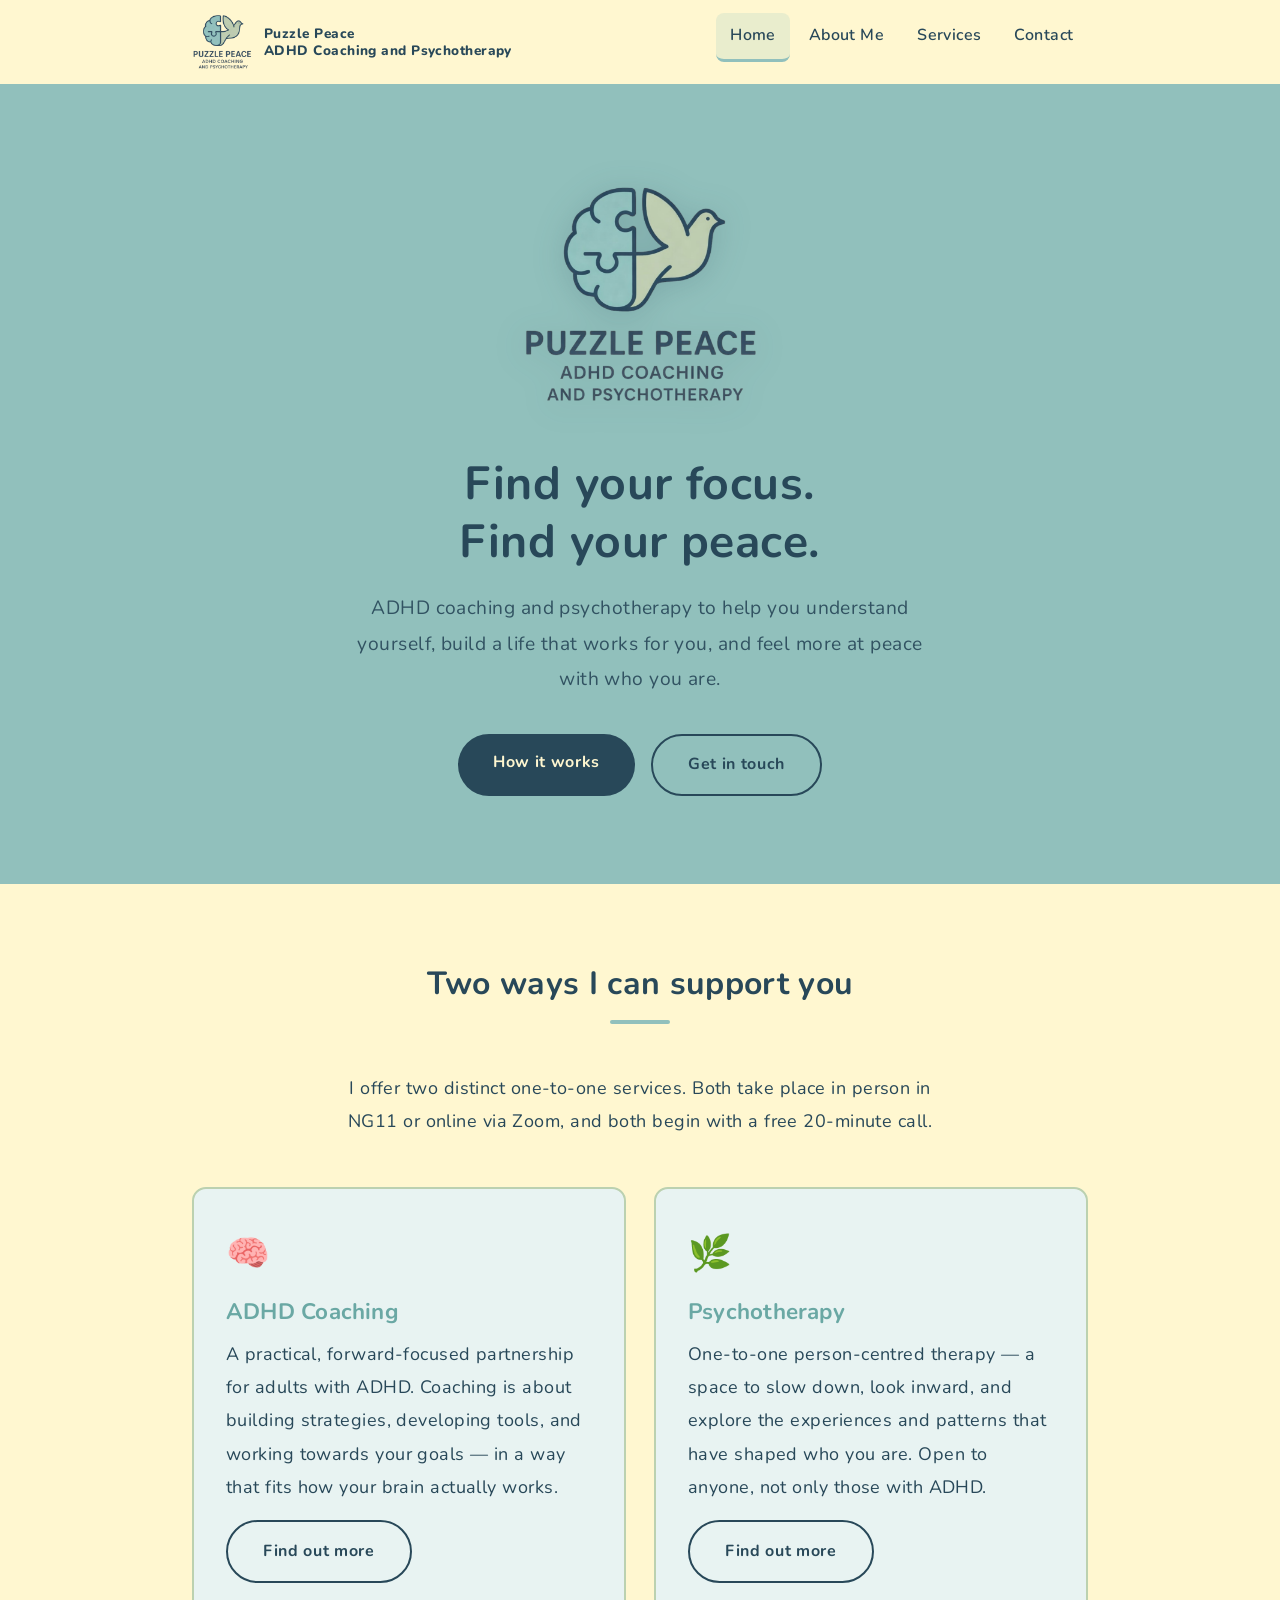
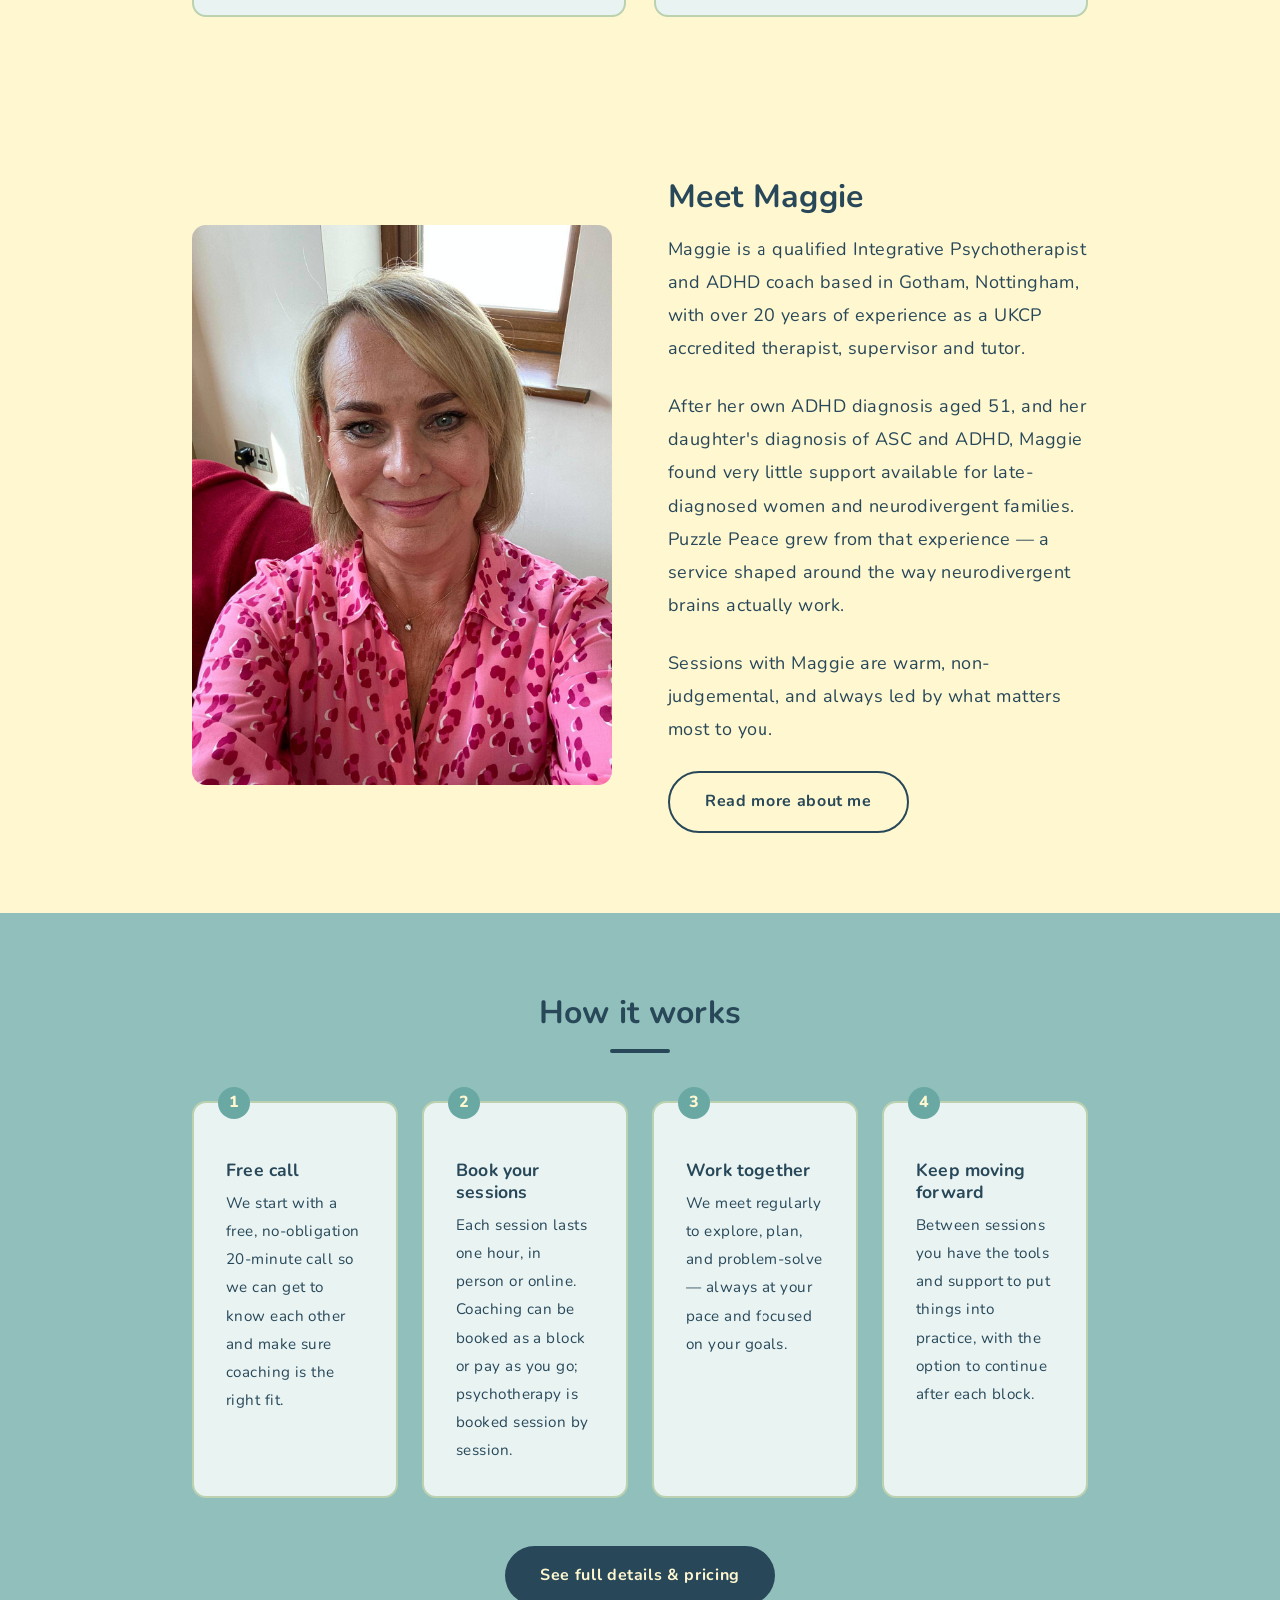
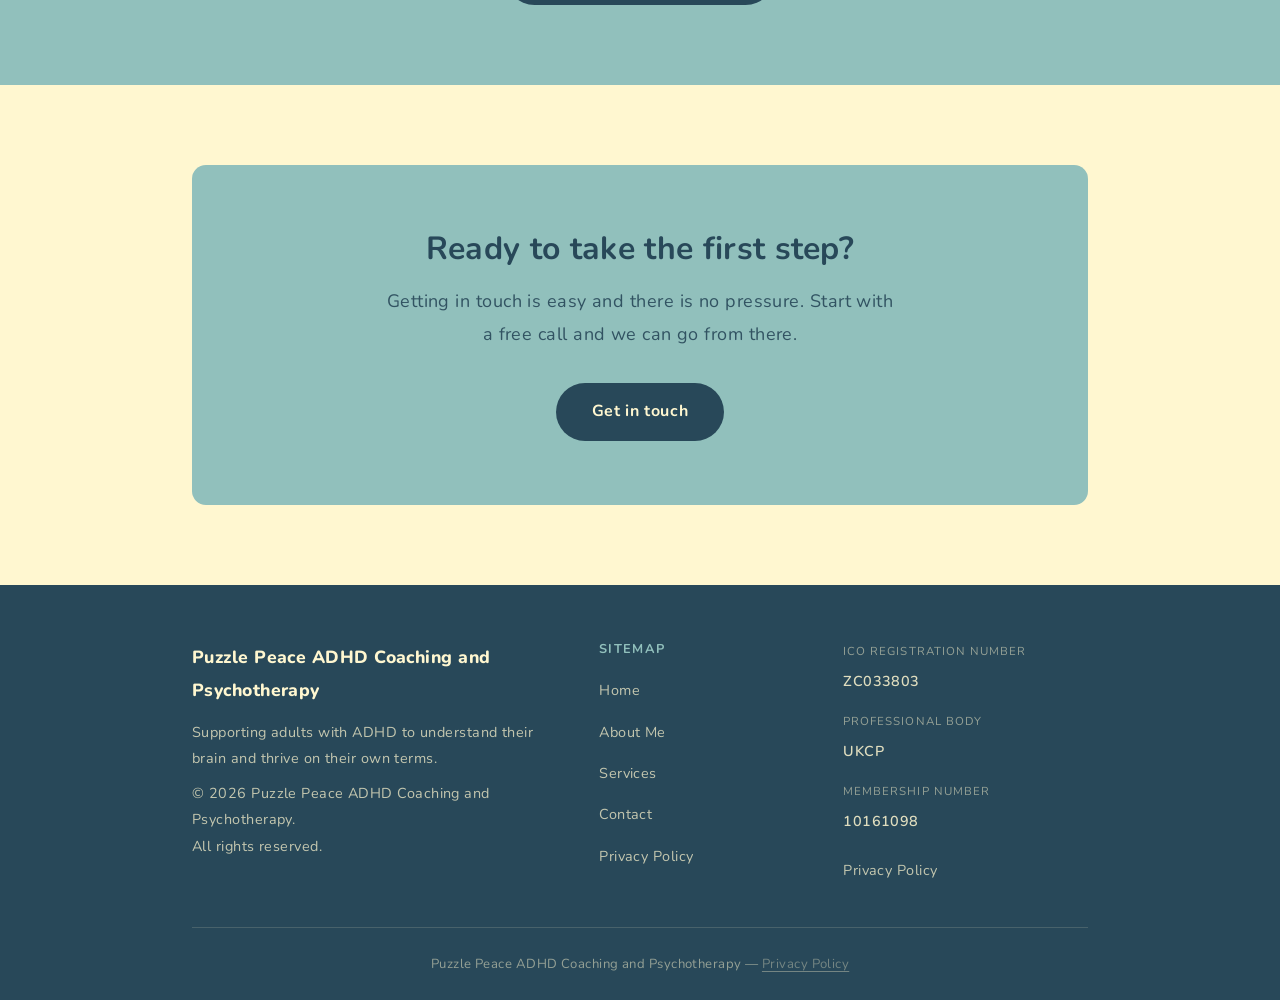
<file: index.html>
<!DOCTYPE html>
<html lang="en">
<head>
  <meta charset="UTF-8">
  <meta name="viewport" content="width=device-width, initial-scale=1.0">
  <meta name="description" content="Puzzle Peace ADHD Coaching and Psychotherapy — supporting adults with ADHD to understand their brain, build practical strategies, and live life on their own terms.">
  <title>Puzzle Peace ADHD Coaching and Psychotherapy | Home</title>
  <link rel="icon" type="image/png" href="images/favicon.png">
  <link rel="apple-touch-icon" href="images/favicon.png">
  <link rel="stylesheet" href="css/style.css">
  <!-- Open Graph -->
  <meta property="og:title" content="Puzzle Peace ADHD Coaching and Psychotherapy">
  <meta property="og:description" content="ADHD coaching that helps you understand your brain, build strategies that work for you, and live life on your own terms.">
  <meta property="og:type" content="website">
  <meta property="og:url" content="https://www.puzzlepeacecounselling.co.uk/index.html">
  <meta property="og:image" content="https://www.puzzlepeacecounselling.co.uk/images/logo.png">
  <meta name="twitter:card" content="summary_large_image">
</head>
<body>

  <!-- ===== HEADER ===== -->
  <header>
    <div class="nav-inner">
      <a href="index.html" class="logo-link" aria-label="Puzzle Peace ADHD Coaching and Psychotherapy — home">
        <img
          src="images/logo.png"
          alt="Puzzle Peace ADHD Coaching and Psychotherapy logo"
          onerror="this.style.display='none'; this.nextElementSibling.style.display='block';">
        <span class="logo-text">Puzzle Peace<br>ADHD Coaching and Psychotherapy</span>
      </a>
      <nav aria-label="Main navigation">
        <button class="menu-toggle" aria-label="Open navigation menu" aria-expanded="false" aria-controls="nav-links">
          <span></span><span></span><span></span>
        </button>
        <ul class="nav-links" id="nav-links" role="list">
          <li><a href="index.html">Home</a></li>
          <li><a href="about.html">About Me</a></li>
          <li><a href="services.html">Services</a></li>
          <li><a href="contact.html">Contact</a></li>
        </ul>
      </nav>
    </div>
  </header>

  <!-- ===== HERO ===== -->
  <section class="hero" aria-label="Welcome">
    <img src="images/logo.png" alt="Puzzle Peace ADHD Coaching and Psychotherapy" class="hero-logo">
    <h1>Find your focus.<br>Find your peace.</h1>
    <p>
      ADHD coaching and psychotherapy to help you understand yourself,
      build a life that works for you, and feel more at peace with who you are.
    </p>
    <div class="btn-group">
      <a href="services.html" class="btn btn-dark">How it works</a>
      <a href="contact.html" class="btn btn-outline">Get in touch</a>
    </div>
  </section>

  <!-- ===== TWO WAYS I CAN SUPPORT YOU ===== -->
  <section>
    <div class="container">
      <div class="section-title">
        <h2>Two ways I can support you</h2>
        <span class="rule" aria-hidden="true"></span>
      </div>
      <p style="text-align: center; margin: 0 auto 3rem; max-width: 620px;">
        I offer two distinct one-to-one services. Both take place in person in NG11
        or online via Zoom, and both begin with a free 20-minute call.
      </p>
      <div class="card-grid">
        <div class="card">
          <span class="card-icon" aria-hidden="true">🧠</span>
          <h3>ADHD Coaching</h3>
          <p>
            A practical, forward-focused partnership for adults with ADHD.
            Coaching is about building strategies, developing tools, and working
            towards your goals — in a way that fits how your brain actually works.
          </p>
          <p style="margin-top: 1rem;">
            <a href="adhd-coaching.html" class="btn btn-outline" style="display: inline-block;">Find out more</a>
          </p>
        </div>
        <div class="card">
          <span class="card-icon" aria-hidden="true">🌿</span>
          <h3>Psychotherapy</h3>
          <p>
            One-to-one person-centred therapy — a space to slow down, look inward,
            and explore the experiences and patterns that have shaped who you are.
            Open to anyone, not only those with ADHD.
          </p>
          <p style="margin-top: 1rem;">
            <a href="psychotherapy.html" class="btn btn-outline" style="display: inline-block;">Find out more</a>
          </p>
        </div>
      </div>
    </div>
  </section>


  <!-- ===== MEET THE COACH ===== -->
  <section>
    <div class="container">
      <div class="two-col">
        <img
          src="images/maggie.jpeg"
          alt="Photo of Maggie, smiling at the camera"
          style="width:100%; aspect-ratio:3/4; object-fit:cover; border-radius:var(--radius);"
        >
        <div>
          <h2>Meet Maggie</h2>
          <p>
            Maggie is a qualified Integrative Psychotherapist and ADHD coach
            based in Gotham, Nottingham, with over 20 years of experience as a
            UKCP accredited therapist, supervisor and tutor.
          </p>
          <p>
            After her own ADHD diagnosis aged 51, and her daughter's diagnosis
            of ASC and ADHD, Maggie found very little support available for
            late-diagnosed women and neurodivergent families. Puzzle Peace grew
            from that experience — a service shaped around the way neurodivergent
            brains actually work.
          </p>
          <p>
            Sessions with Maggie are warm, non-judgemental, and always led by
            what matters most to you.
          </p>
          <a href="about.html" class="btn btn-outline">Read more about me</a>
        </div>
      </div>
    </div>
  </section>

  <!-- ===== HOW IT WORKS ===== -->
  <section class="section-teal">
    <div class="container">
      <div class="section-title">
        <h2>How it works</h2>
        <span class="rule" aria-hidden="true"></span>
      </div>
      <div class="steps">
        <div class="step">
          <h3>Free call</h3>
          <p>
            We start with a free, no-obligation 20-minute call so we can
            get to know each other and make sure coaching is the right fit.
          </p>
        </div>
        <div class="step">
          <h3>Book your sessions</h3>
          <p>
            Each session lasts one hour, in person or online. Coaching
            can be booked as a block or pay as you go; psychotherapy
            is booked session by session.
          </p>
        </div>
        <div class="step">
          <h3>Work together</h3>
          <p>
            We meet regularly to explore, plan, and problem-solve —
            always at your pace and focused on your goals.
          </p>
        </div>
        <div class="step">
          <h3>Keep moving forward</h3>
          <p>
            Between sessions you have the tools and support to put
            things into practice, with the option to continue after
            each block.
          </p>
        </div>
      </div>
      <div style="text-align: center; margin-top: 3rem;">
        <a href="services.html" class="btn btn-dark">See full details &amp; pricing</a>
      </div>
    </div>
  </section>

  <!-- ===== TESTIMONIALS (commented out until real testimonials available) =====
  <section class="section-sage">
    <div class="container">
      <div class="section-title">
        <h2>What clients say</h2>
        <span class="rule" aria-hidden="true"></span>
      </div>
      <div class="testimonial-grid">
        <blockquote class="testimonial">
          <p>
            "Before coaching I felt like I was constantly failing at things
            that everyone else seemed to find easy. [Coach Name] helped me
            understand why — and actually do something about it. I feel
            like I finally have tools that work for me."
          </p>
          <footer>— [Client initials], [general description e.g. adult diagnosed at 34]</footer>
        </blockquote>
        <blockquote class="testimonial">
          <p>
            "I was sceptical at first — I'd tried a lot of things and
            nothing had stuck. But coaching felt completely different.
            It wasn't about being fixed. It was about being understood,
            and then building from there."
          </p>
          <footer>— [Client initials], [general description]</footer>
        </blockquote>
        <blockquote class="testimonial">
          <p>
            "The sessions gave me so much more than I expected. Not just
            strategies, but a real shift in how I see myself. I'm kinder
            to myself now, and I'm actually getting things done."
          </p>
          <footer>— [Client initials], [general description]</footer>
        </blockquote>
      </div>
      <p style="text-align: center; margin-top: 2rem; font-size: 0.9rem; opacity: 0.7;">
        Testimonials shared with permission. Details changed to protect client privacy.
      </p>
    </div>
  </section>
  ===== END TESTIMONIALS ===== -->

  <!-- ===== CTA ===== -->
  <section>
    <div class="container">
      <div class="cta-box">
        <h2>Ready to take the first step?</h2>
        <p>
          Getting in touch is easy and there is no pressure. Start with
          a free call and we can go from there.
        </p>
        <a href="contact.html" class="btn btn-dark">Get in touch</a>
      </div>
    </div>
  </section>

  <!-- ===== FOOTER ===== -->
  <footer>
    <div class="container">
      <div class="footer-grid">
        <div class="footer-col">
          <span class="footer-brand-name">Puzzle Peace ADHD Coaching and Psychotherapy</span>
          <p>
            Supporting adults with ADHD to understand their brain and
            thrive on their own terms.
          </p>
          <p style="margin-top: 0.5rem;">
            &copy; <span id="year"></span> Puzzle Peace ADHD Coaching and Psychotherapy.<br>
            All rights reserved.
          </p>
        </div>
        <div class="footer-col">
          <h4>Sitemap</h4>
          <ul>
            <li><a href="index.html">Home</a></li>
            <li><a href="about.html">About Me</a></li>
            <li><a href="services.html">Services</a></li>
            <li><a href="contact.html">Contact</a></li>
            <li><a href="privacy-policy.html">Privacy Policy</a></li>
          </ul>
        </div>
        <div class="footer-col">
          <div class="reg-item">
            <span class="reg-label">ICO Registration Number</span>
            <span class="reg-value">ZC033803</span>
          </div>
          <div class="reg-item">
            <span class="reg-label">Professional Body</span>
            <span class="reg-value">UKCP</span>
          </div>
          <div class="reg-item">
            <span class="reg-label">Membership Number</span>
            <span class="reg-value">10161098</span>
          </div>
          <div style="margin-top: 1rem;">
            <a href="privacy-policy.html">Privacy Policy</a>
          </div>
        </div>
      </div>
      <div class="footer-bottom">
        Puzzle Peace ADHD Coaching and Psychotherapy &mdash;
        <a href="privacy-policy.html">Privacy Policy</a>
      </div>
    </div>
  </footer>

  <script src="js/main.js"></script>
  <script>document.getElementById('year').textContent = new Date().getFullYear();</script>
</body>
</html>
</file>
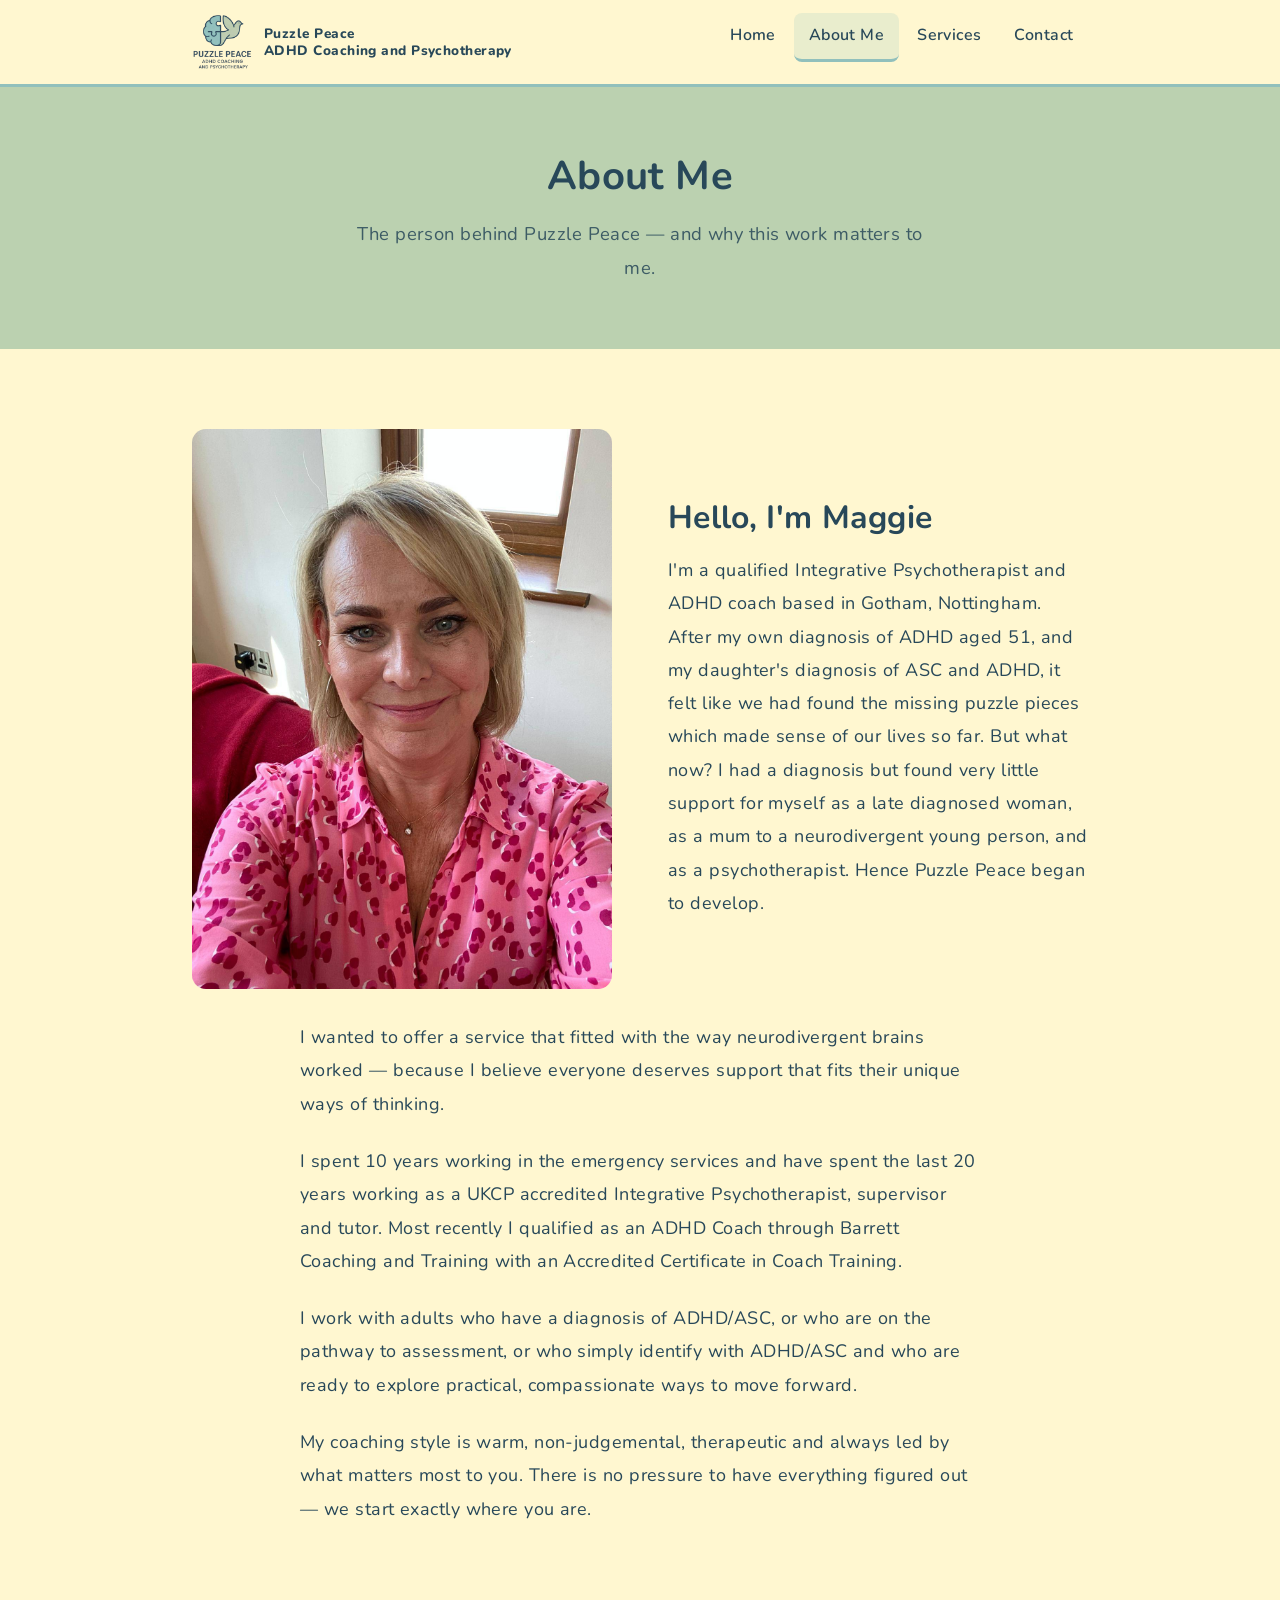
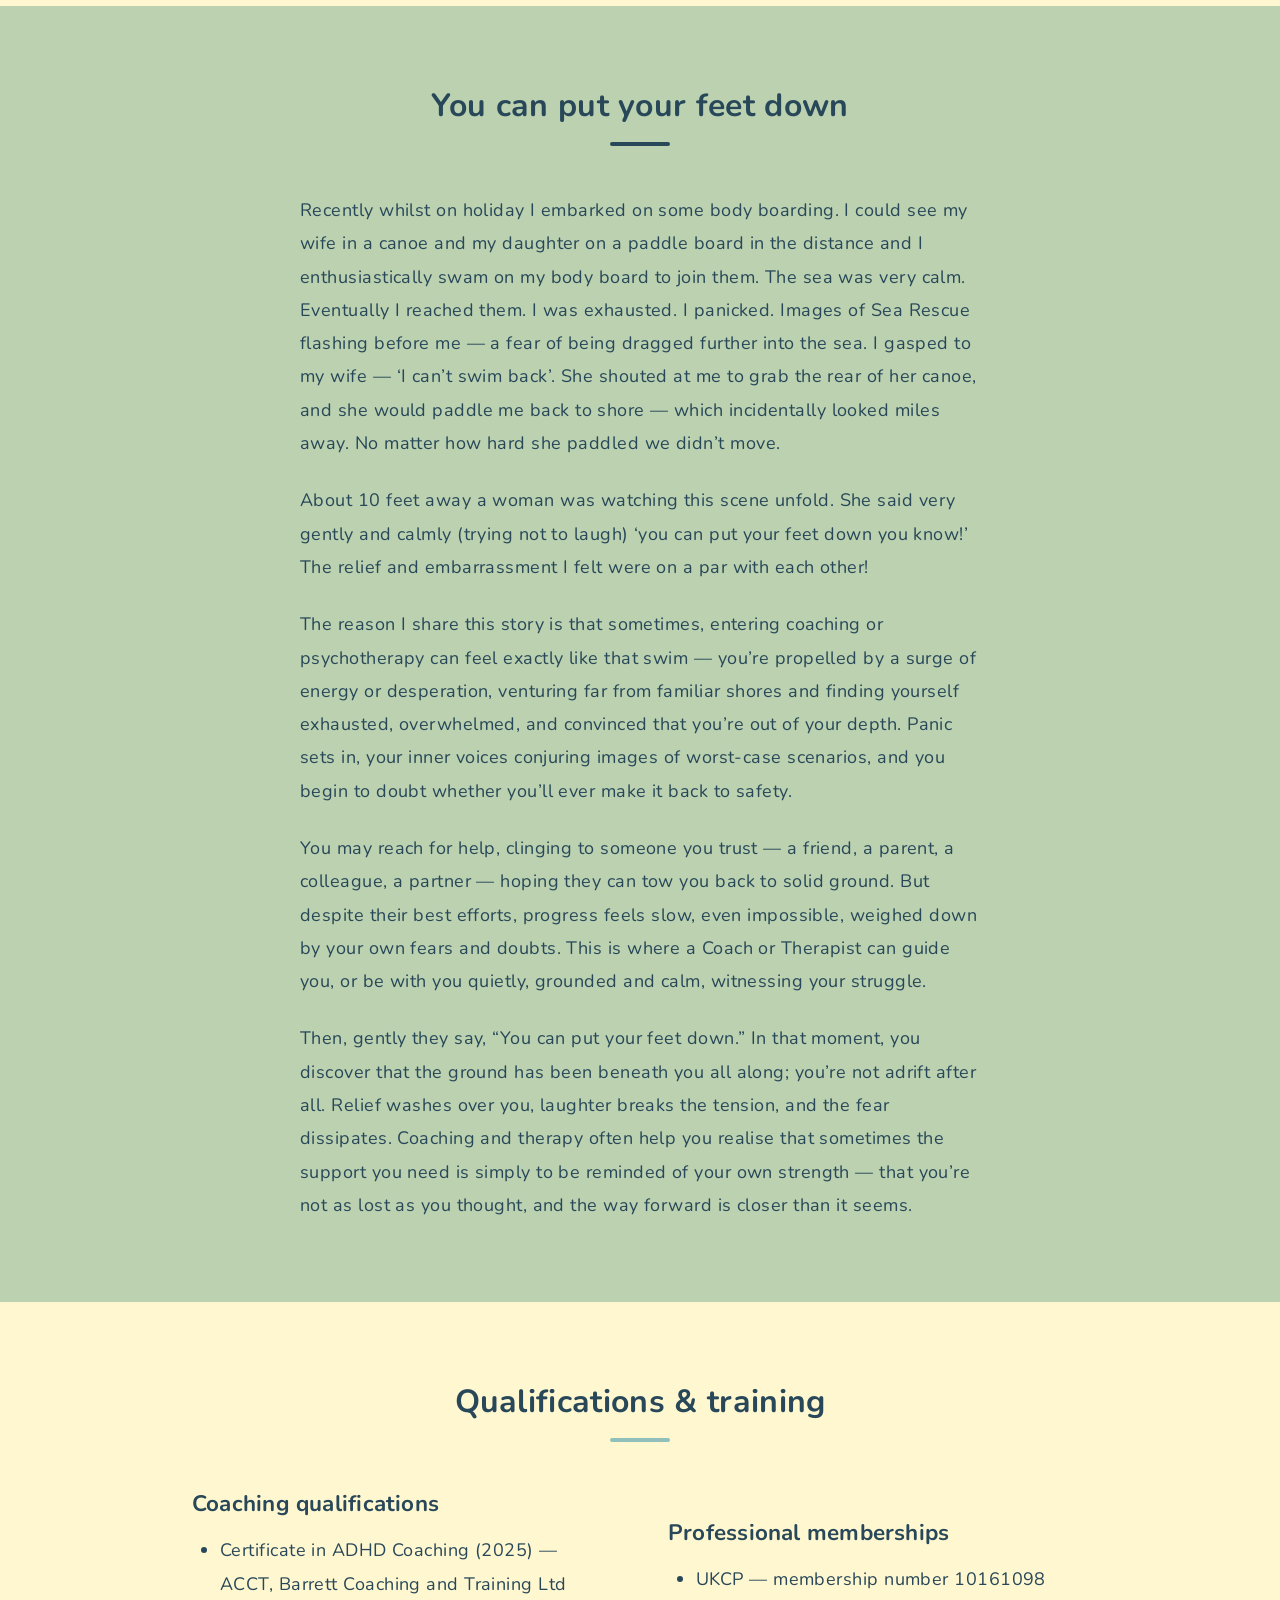
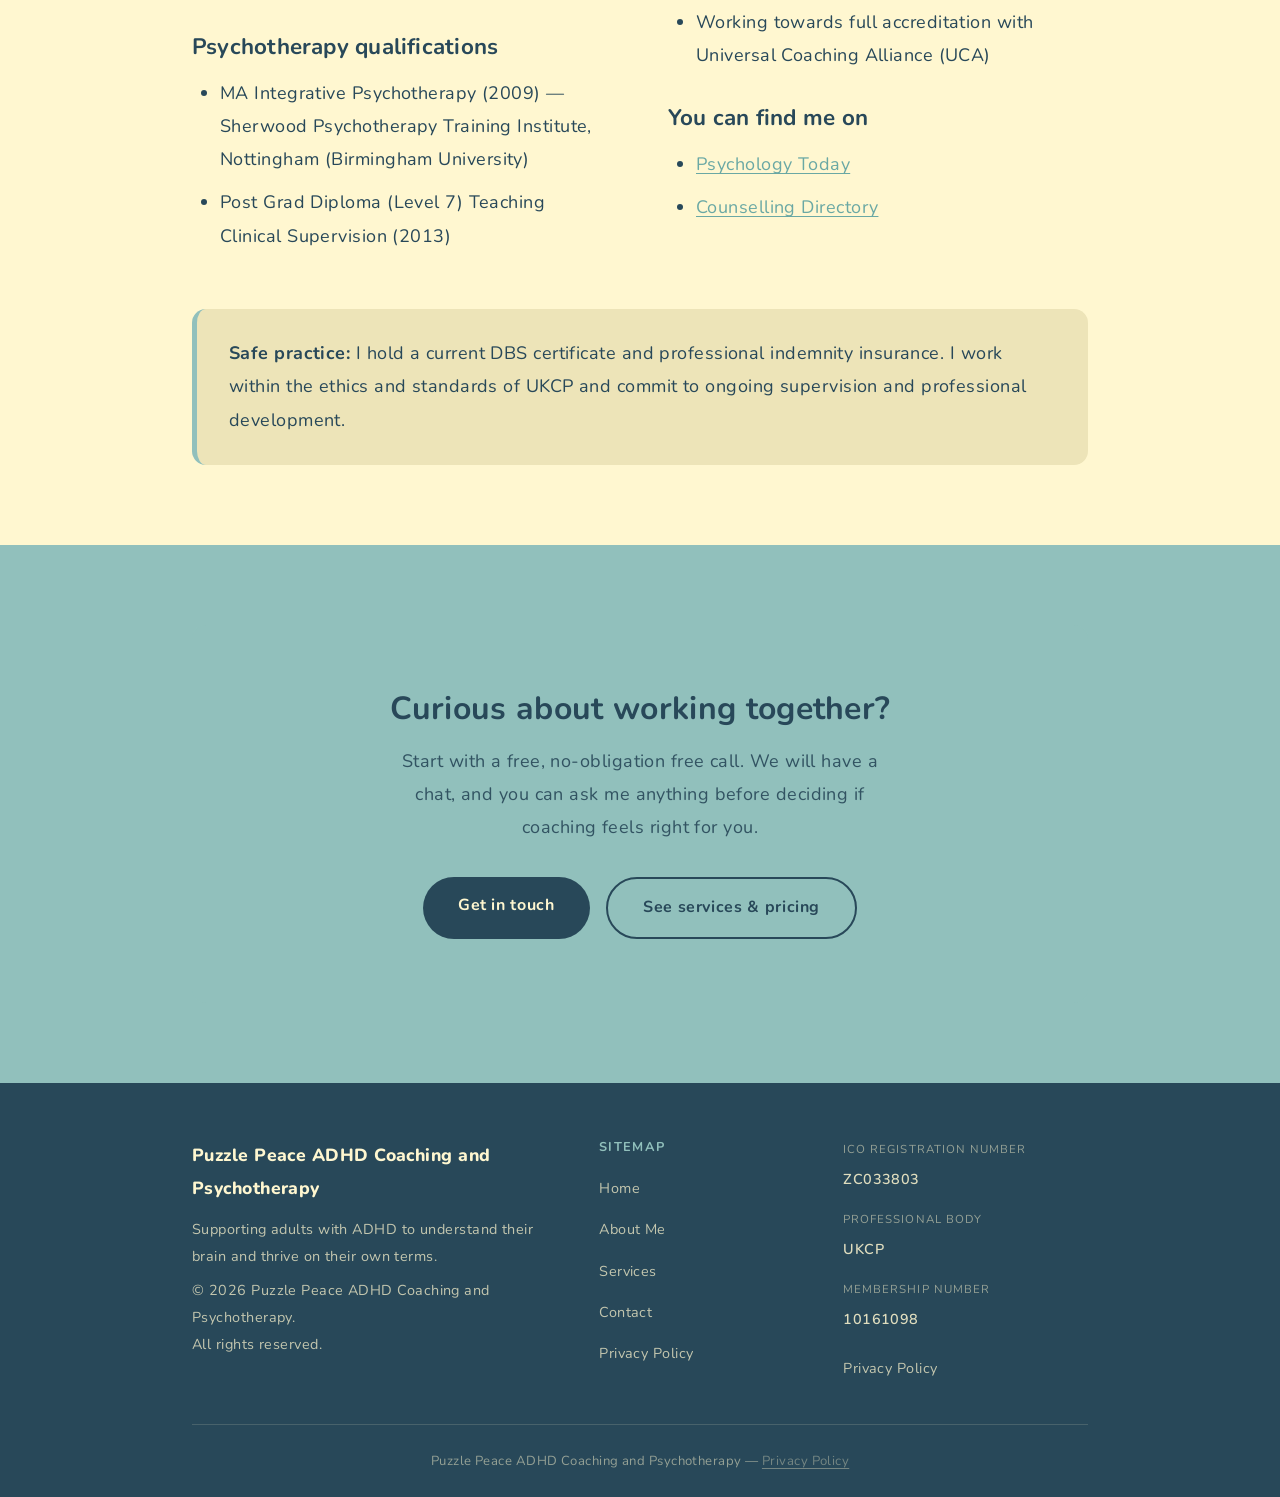
<file: about.html>
<!DOCTYPE html>
<html lang="en">
<head>
  <meta charset="UTF-8">
  <meta name="viewport" content="width=device-width, initial-scale=1.0">
  <meta name="description" content="About Maggie — Integrative Psychotherapist and ADHD coach at Puzzle Peace, qualifications, background, and why she started Puzzle Peace ADHD Coaching and Psychotherapy.">
  <title>About Me | Puzzle Peace ADHD Coaching and Psychotherapy</title>
  <link rel="icon" type="image/png" href="images/favicon.png">
  <link rel="apple-touch-icon" href="images/favicon.png">
  <link rel="stylesheet" href="css/style.css">
  <!-- Open Graph -->
  <meta property="og:title" content="About Me | Puzzle Peace ADHD Coaching and Psychotherapy">
  <meta property="og:description" content="Meet Maggie — qualified Integrative Psychotherapist, ADHD coach, and founder of Puzzle Peace ADHD Coaching and Psychotherapy.">
  <meta property="og:type" content="website">
  <meta property="og:url" content="https://www.puzzlepeacecounselling.co.uk/about.html">
  <meta property="og:image" content="https://www.puzzlepeacecounselling.co.uk/images/logo.png">
  <meta name="twitter:card" content="summary_large_image">
</head>
<body>

  <!-- ===== HEADER ===== -->
  <header>
    <div class="nav-inner">
      <a href="index.html" class="logo-link" aria-label="Puzzle Peace ADHD Coaching and Psychotherapy — home">
        <img
          src="images/logo.png"
          alt="Puzzle Peace ADHD Coaching and Psychotherapy logo"
          onerror="this.style.display='none'; this.nextElementSibling.style.display='block';">
        <span class="logo-text">Puzzle Peace<br>ADHD Coaching and Psychotherapy</span>
      </a>
      <nav aria-label="Main navigation">
        <button class="menu-toggle" aria-label="Open navigation menu" aria-expanded="false" aria-controls="nav-links">
          <span></span><span></span><span></span>
        </button>
        <ul class="nav-links" id="nav-links" role="list">
          <li><a href="index.html">Home</a></li>
          <li><a href="about.html">About Me</a></li>
          <li><a href="services.html">Services</a></li>
          <li><a href="contact.html">Contact</a></li>
        </ul>
      </nav>
    </div>
  </header>

  <!-- ===== PAGE HEADER ===== -->
  <div class="page-header">
    <h1>About Me</h1>
    <p>The person behind Puzzle Peace — and why this work matters to me.</p>
  </div>

  <!-- ===== MAIN BIO ===== -->
  <section>
    <div class="container">
      <div class="two-col">
        <img
          src="images/maggie.jpeg"
          alt="Photo of Maggie, smiling at the camera"
          style="width:100%; aspect-ratio:3/4; object-fit:cover; border-radius:var(--radius);"
        >
        <div>
          <h2>Hello, I'm Maggie</h2>
          <p>
            I'm a qualified Integrative Psychotherapist and ADHD coach based in
            Gotham, Nottingham. After my own diagnosis of ADHD aged 51, and my
            daughter's diagnosis of ASC and ADHD, it felt like we had found the
            missing puzzle pieces which made sense of our lives so far. But what
            now? I had a diagnosis but found very little support for myself as a
            late diagnosed woman, as a mum to a neurodivergent young person, and
            as a psychotherapist. Hence Puzzle Peace began to develop.
          </p>
        </div>
      </div>
      <div style="max-width: 680px; margin: 2rem auto 0;">
        <p>
          I wanted to offer a service that fitted with the way neurodivergent brains
          worked — because I believe everyone deserves support that fits their unique
          ways of thinking.
        </p>
        <p>
          I spent 10 years working in the emergency services and have spent
          the last 20 years working as a UKCP accredited Integrative
          Psychotherapist, supervisor and tutor. Most recently I qualified as
          an ADHD Coach through Barrett Coaching and Training with an
          Accredited Certificate in Coach Training.
        </p>
        <p>
          I work with adults who have a diagnosis of ADHD/ASC, or who are on
          the pathway to assessment, or who simply identify with ADHD/ASC and
          who are ready to explore practical, compassionate ways to move forward.
        </p>
        <p>
          My coaching style is warm, non-judgemental, therapeutic and always
          led by what matters most to you. There is no pressure to have
          everything figured out — we start exactly where you are.
        </p>
      </div>
    </div>
  </section>

  <!-- ===== WHY I BECAME A COACH ===== -->
  <section class="section-sage">
    <div class="container">
      <div class="section-title">
        <h2>You can put your feet down</h2>
        <span class="rule" aria-hidden="true"></span>
      </div>
      <div style="max-width: 680px; margin: 0 auto;">
        <p>
          Recently whilst on holiday I embarked on some body boarding. I could see
          my wife in a canoe and my daughter on a paddle board in the distance and I
          enthusiastically swam on my body board to join them. The sea was very calm.
          Eventually I reached them. I was exhausted. I panicked. Images of Sea Rescue
          flashing before me &mdash; a fear of being dragged further into the sea. I
          gasped to my wife &mdash; &lsquo;I can&rsquo;t swim back&rsquo;. She shouted
          at me to grab the rear of her canoe, and she would paddle me back to shore
          &mdash; which incidentally looked miles away. No matter how hard she paddled
          we didn&rsquo;t move.
        </p>
        <p>
          About 10 feet away a woman was watching this scene unfold. She said very
          gently and calmly (trying not to laugh) &lsquo;you can put your feet down
          you know!&rsquo; The relief and embarrassment I felt were on a par with
          each other!
        </p>
        <p>
          The reason I share this story is that sometimes, entering coaching or
          psychotherapy can feel exactly like that swim &mdash; you&rsquo;re propelled
          by a surge of energy or desperation, venturing far from familiar shores and
          finding yourself exhausted, overwhelmed, and convinced that you&rsquo;re out
          of your depth. Panic sets in, your inner voices conjuring images of
          worst-case scenarios, and you begin to doubt whether you&rsquo;ll ever make
          it back to safety.
        </p>
        <p>
          You may reach for help, clinging to someone you trust &mdash; a friend, a
          parent, a colleague, a partner &mdash; hoping they can tow you back to solid
          ground. But despite their best efforts, progress feels slow, even impossible,
          weighed down by your own fears and doubts. This is where a Coach or Therapist
          can guide you, or be with you quietly, grounded and calm, witnessing
          your struggle.
        </p>
        <p>
          Then, gently they say, &ldquo;You can put your feet
          down.&rdquo; In that moment, you discover that the ground has been beneath
          you all along; you&rsquo;re not adrift after all. Relief washes over you,
          laughter breaks the tension, and the fear dissipates. Coaching and therapy
          often help you realise that sometimes the support you need is simply to be
          reminded of your own strength &mdash; that you&rsquo;re not as lost as you
          thought, and the way forward is closer than it seems.
        </p>
      </div>
    </div>
  </section>

  <!-- ===== QUALIFICATIONS ===== -->
  <section>
    <div class="container">
      <div class="section-title">
        <h2>Qualifications &amp; training</h2>
        <span class="rule" aria-hidden="true"></span>
      </div>
      <div class="two-col">
        <div>
          <h3>Coaching qualifications</h3>
          <ul>
            <li>Certificate in ADHD Coaching (2025) — ACCT, Barrett Coaching and Training Ltd</li>
          </ul>
          <h3 style="margin-top: 2rem;">Psychotherapy qualifications</h3>
          <ul>
            <li>MA Integrative Psychotherapy (2009) — Sherwood Psychotherapy Training Institute, Nottingham (Birmingham University)</li>
            <li>Post Grad Diploma (Level 7) Teaching Clinical Supervision (2013)</li>
          </ul>
        </div>
        <div>
          <h3>Professional memberships</h3>
          <ul>
            <li>UKCP — membership number 10161098</li>
            <li>Working towards full accreditation with Universal Coaching Alliance (UCA)</li>
          </ul>
          <h3 style="margin-top: 2rem;">You can find me on</h3>
          <ul>
            <li><a href="https://www.psychologytoday.com/gb/counselling/maggie-hall-nottingham/464570" target="_blank" rel="noopener noreferrer">Psychology Today</a></li>
            <li><a href="https://www.counselling-directory.org.uk/counsellor_10065.html" target="_blank" rel="noopener noreferrer">Counselling Directory</a></li>
          </ul>
        </div>
      </div>
      <div style="background: var(--bg-alt); border-radius: var(--radius); padding: 1.75rem 2rem; margin-top: 2rem; border-left: 5px solid var(--teal);">
        <p style="max-width: 100%; margin: 0;">
          <strong>Safe practice:</strong> I hold a current DBS certificate and
          professional indemnity insurance. I work within the ethics and
          standards of UKCP and commit to ongoing supervision and professional
          development.
        </p>
      </div>
    </div>
  </section>

  <!-- ===== CTA ===== -->
  <section class="section-teal">
    <div class="container">
      <div class="cta-box">
        <h2>Curious about working together?</h2>
        <p>
          Start with a free, no-obligation free call. We will have a chat,
          and you can ask me anything before deciding if coaching feels right for you.
        </p>
        <div class="btn-group">
          <a href="contact.html" class="btn btn-dark">Get in touch</a>
          <a href="services.html" class="btn btn-outline">See services &amp; pricing</a>
        </div>
      </div>
    </div>
  </section>

  <!-- ===== FOOTER ===== -->
  <footer>
    <div class="container">
      <div class="footer-grid">
        <div class="footer-col">
          <span class="footer-brand-name">Puzzle Peace ADHD Coaching and Psychotherapy</span>
          <p>
            Supporting adults with ADHD to understand their brain and
            thrive on their own terms.
          </p>
          <p style="margin-top: 0.5rem;">
            &copy; <span id="year"></span> Puzzle Peace ADHD Coaching and Psychotherapy.<br>
            All rights reserved.
          </p>
        </div>
        <div class="footer-col">
          <h4>Sitemap</h4>
          <ul>
            <li><a href="index.html">Home</a></li>
            <li><a href="about.html">About Me</a></li>
            <li><a href="services.html">Services</a></li>
            <li><a href="contact.html">Contact</a></li>
            <li><a href="privacy-policy.html">Privacy Policy</a></li>
          </ul>
        </div>
        <div class="footer-col">
          <div class="reg-item">
            <span class="reg-label">ICO Registration Number</span>
            <span class="reg-value">ZC033803</span>
          </div>
          <div class="reg-item">
            <span class="reg-label">Professional Body</span>
            <span class="reg-value">UKCP</span>
          </div>
          <div class="reg-item">
            <span class="reg-label">Membership Number</span>
            <span class="reg-value">10161098</span>
          </div>
          <div style="margin-top: 1rem;">
            <a href="privacy-policy.html">Privacy Policy</a>
          </div>
        </div>
      </div>
      <div class="footer-bottom">
        Puzzle Peace ADHD Coaching and Psychotherapy &mdash;
        <a href="privacy-policy.html">Privacy Policy</a>
      </div>
    </div>
  </footer>

  <script src="js/main.js"></script>
  <script>document.getElementById('year').textContent = new Date().getFullYear();</script>
</body>
</html>
</file>
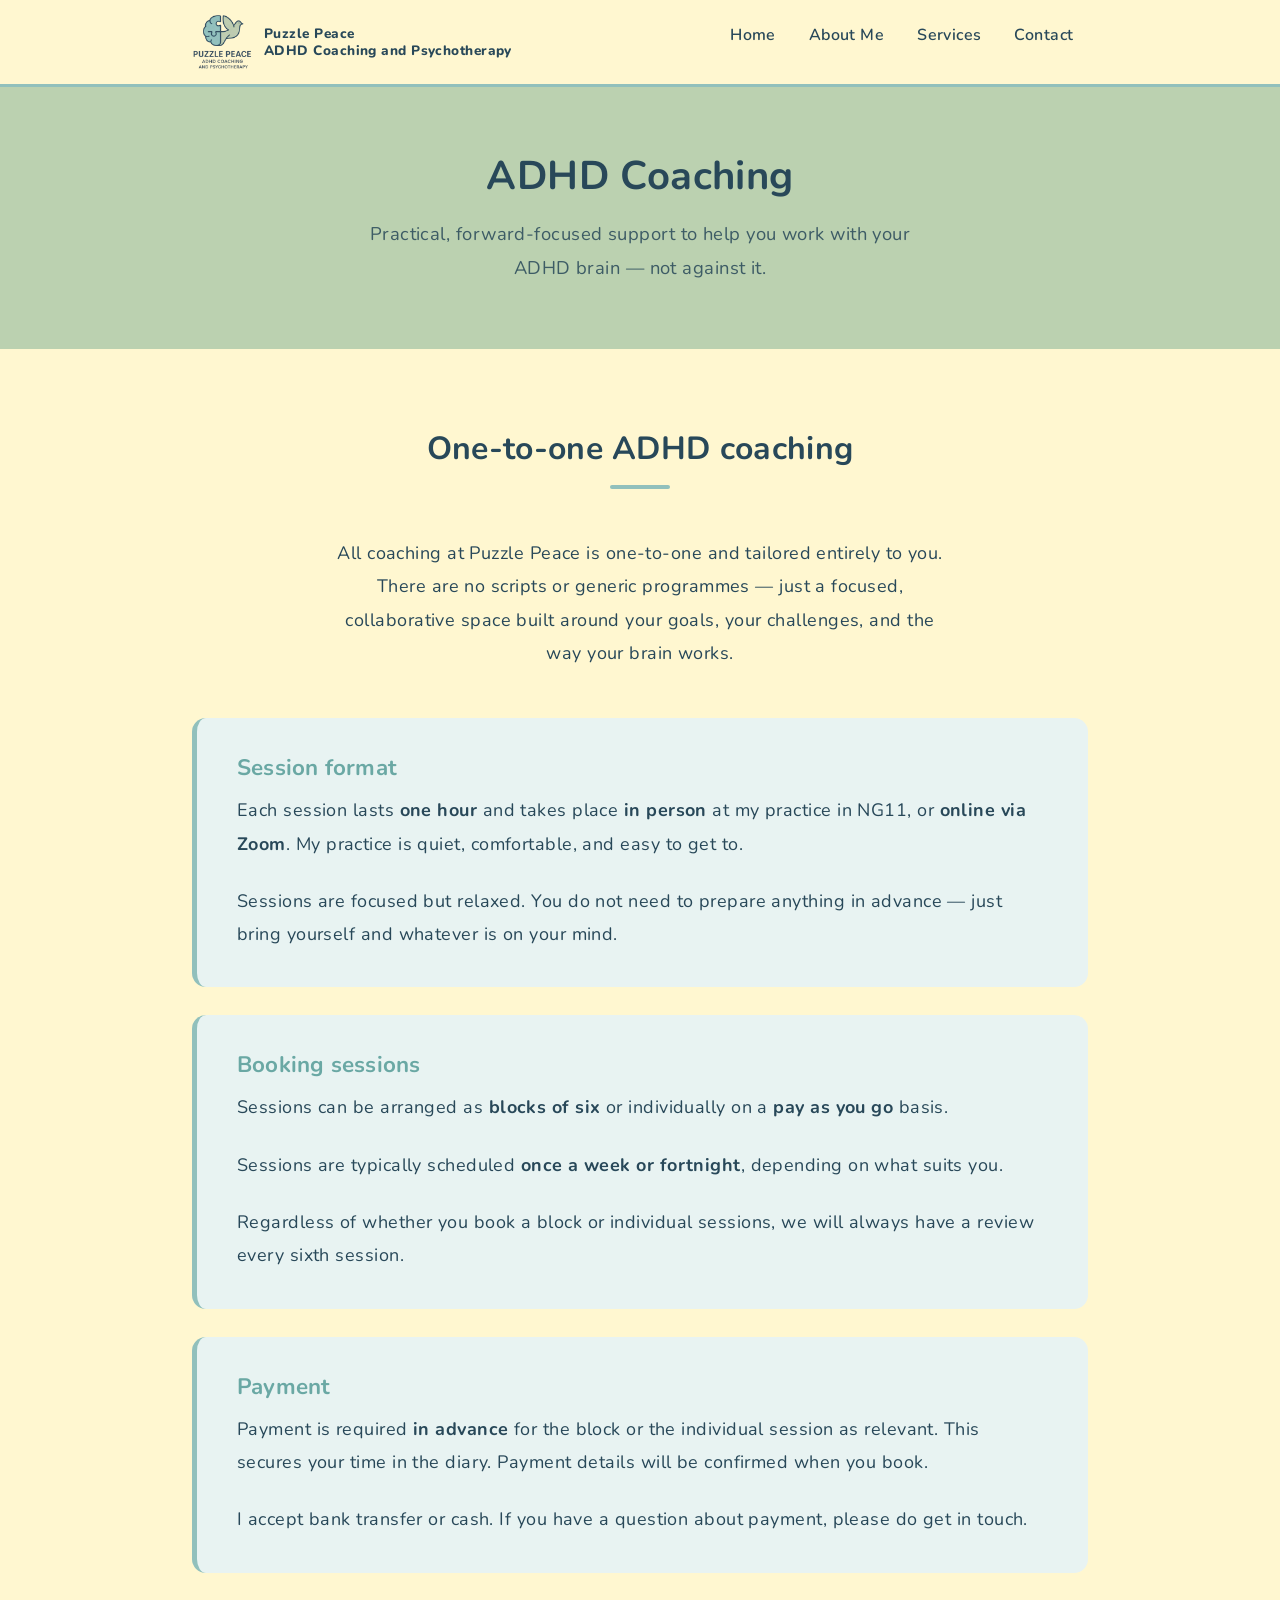
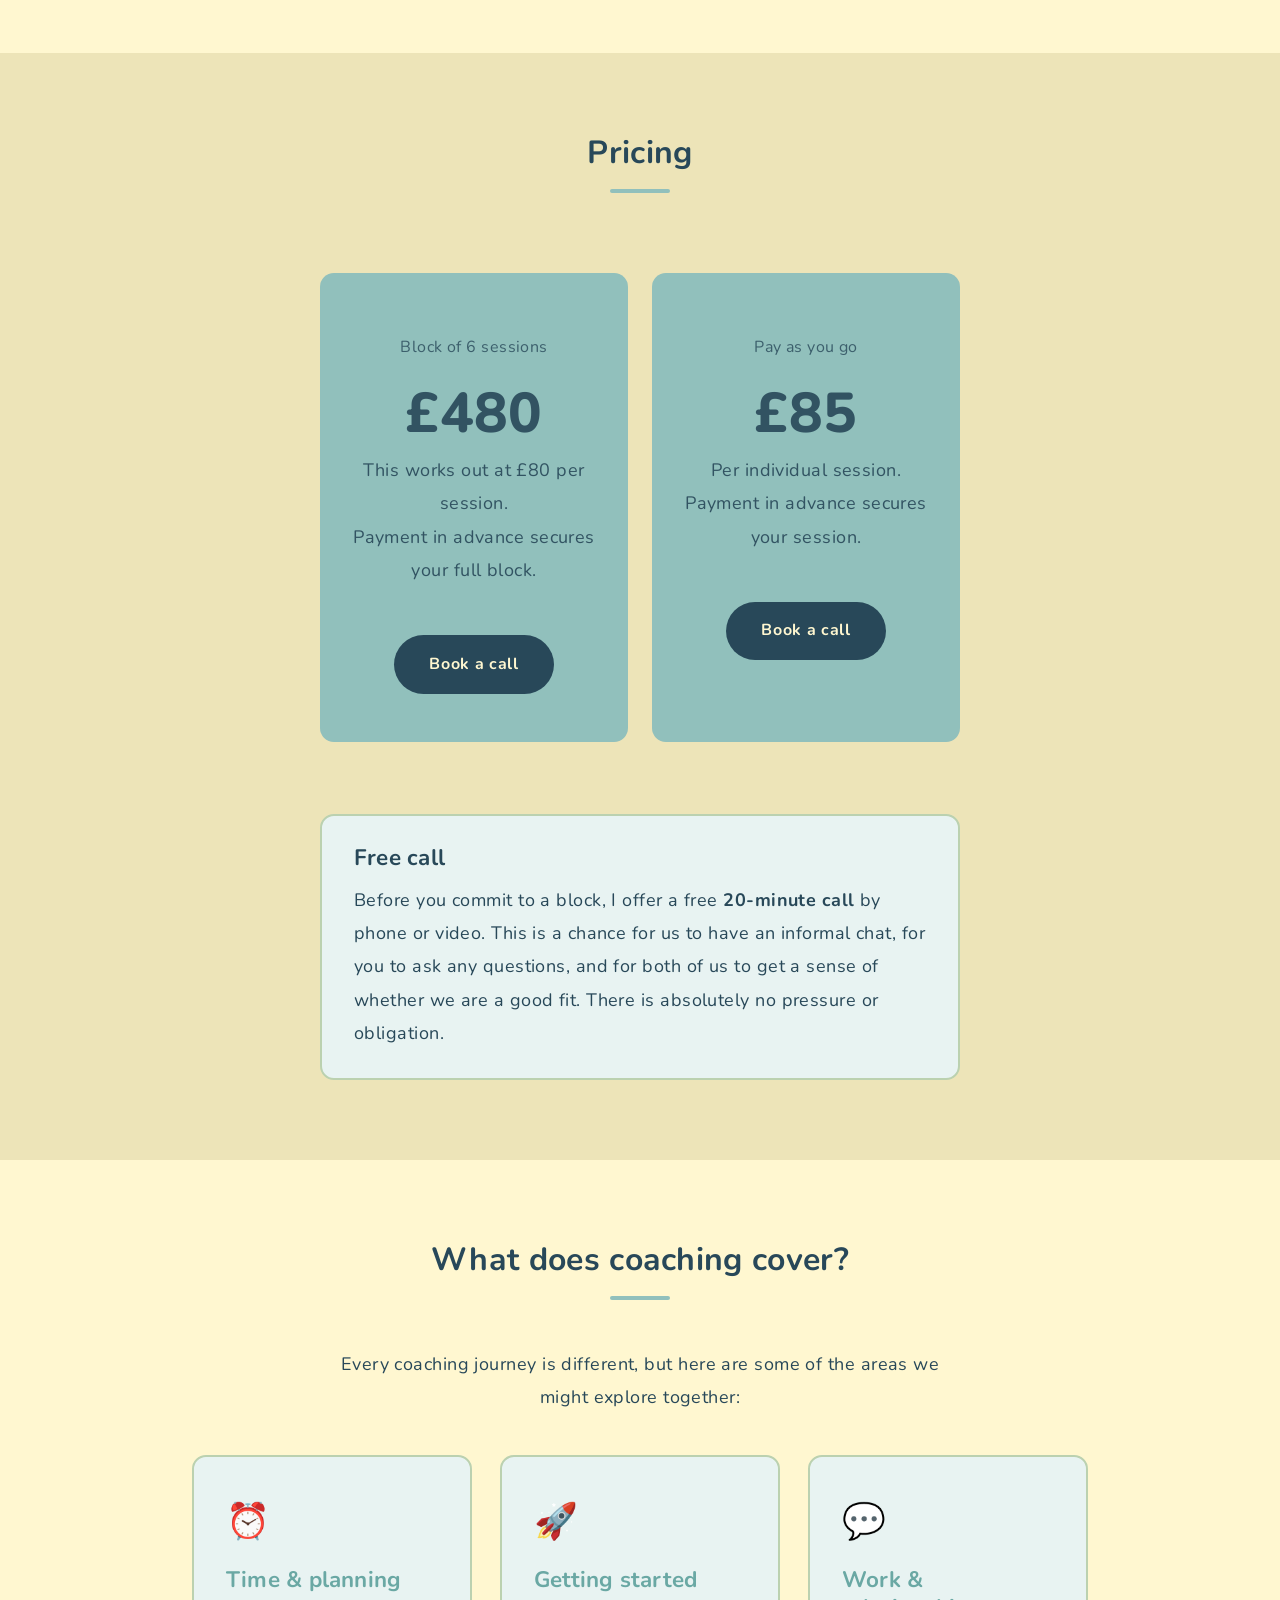
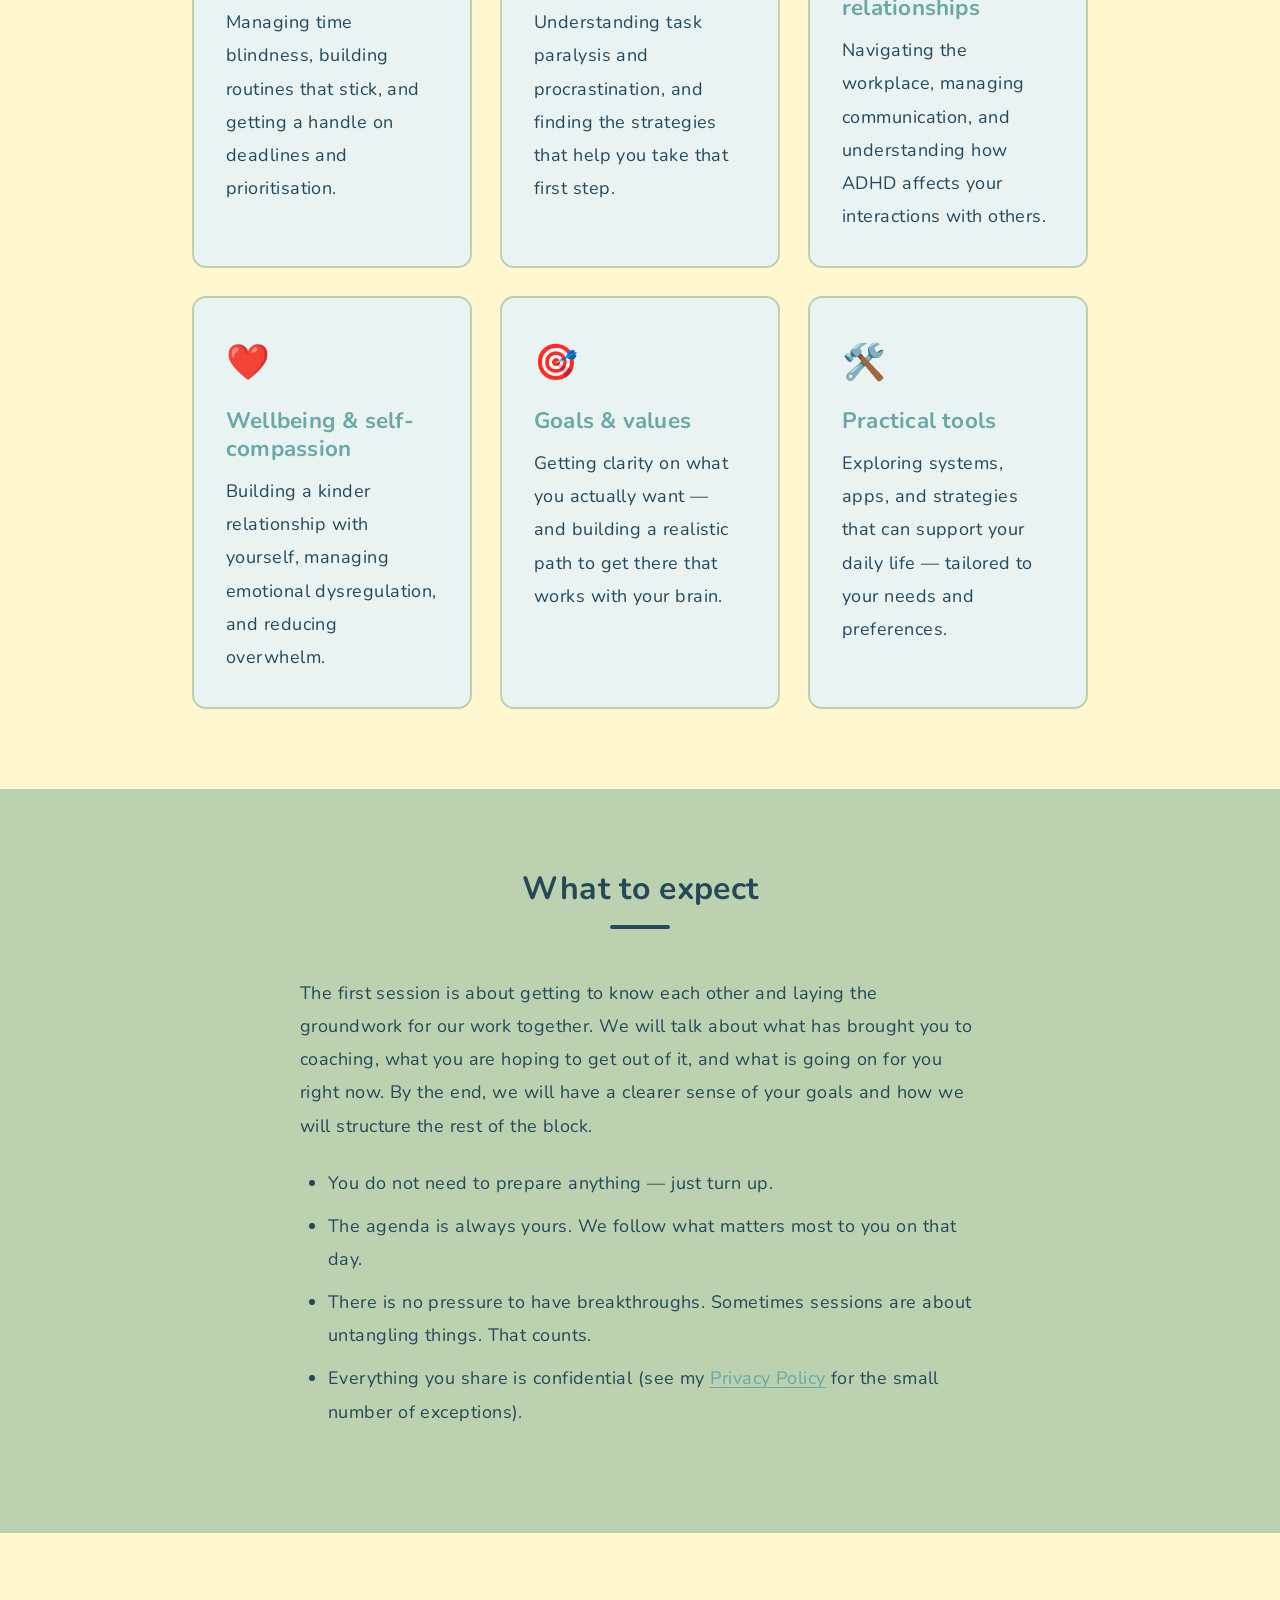
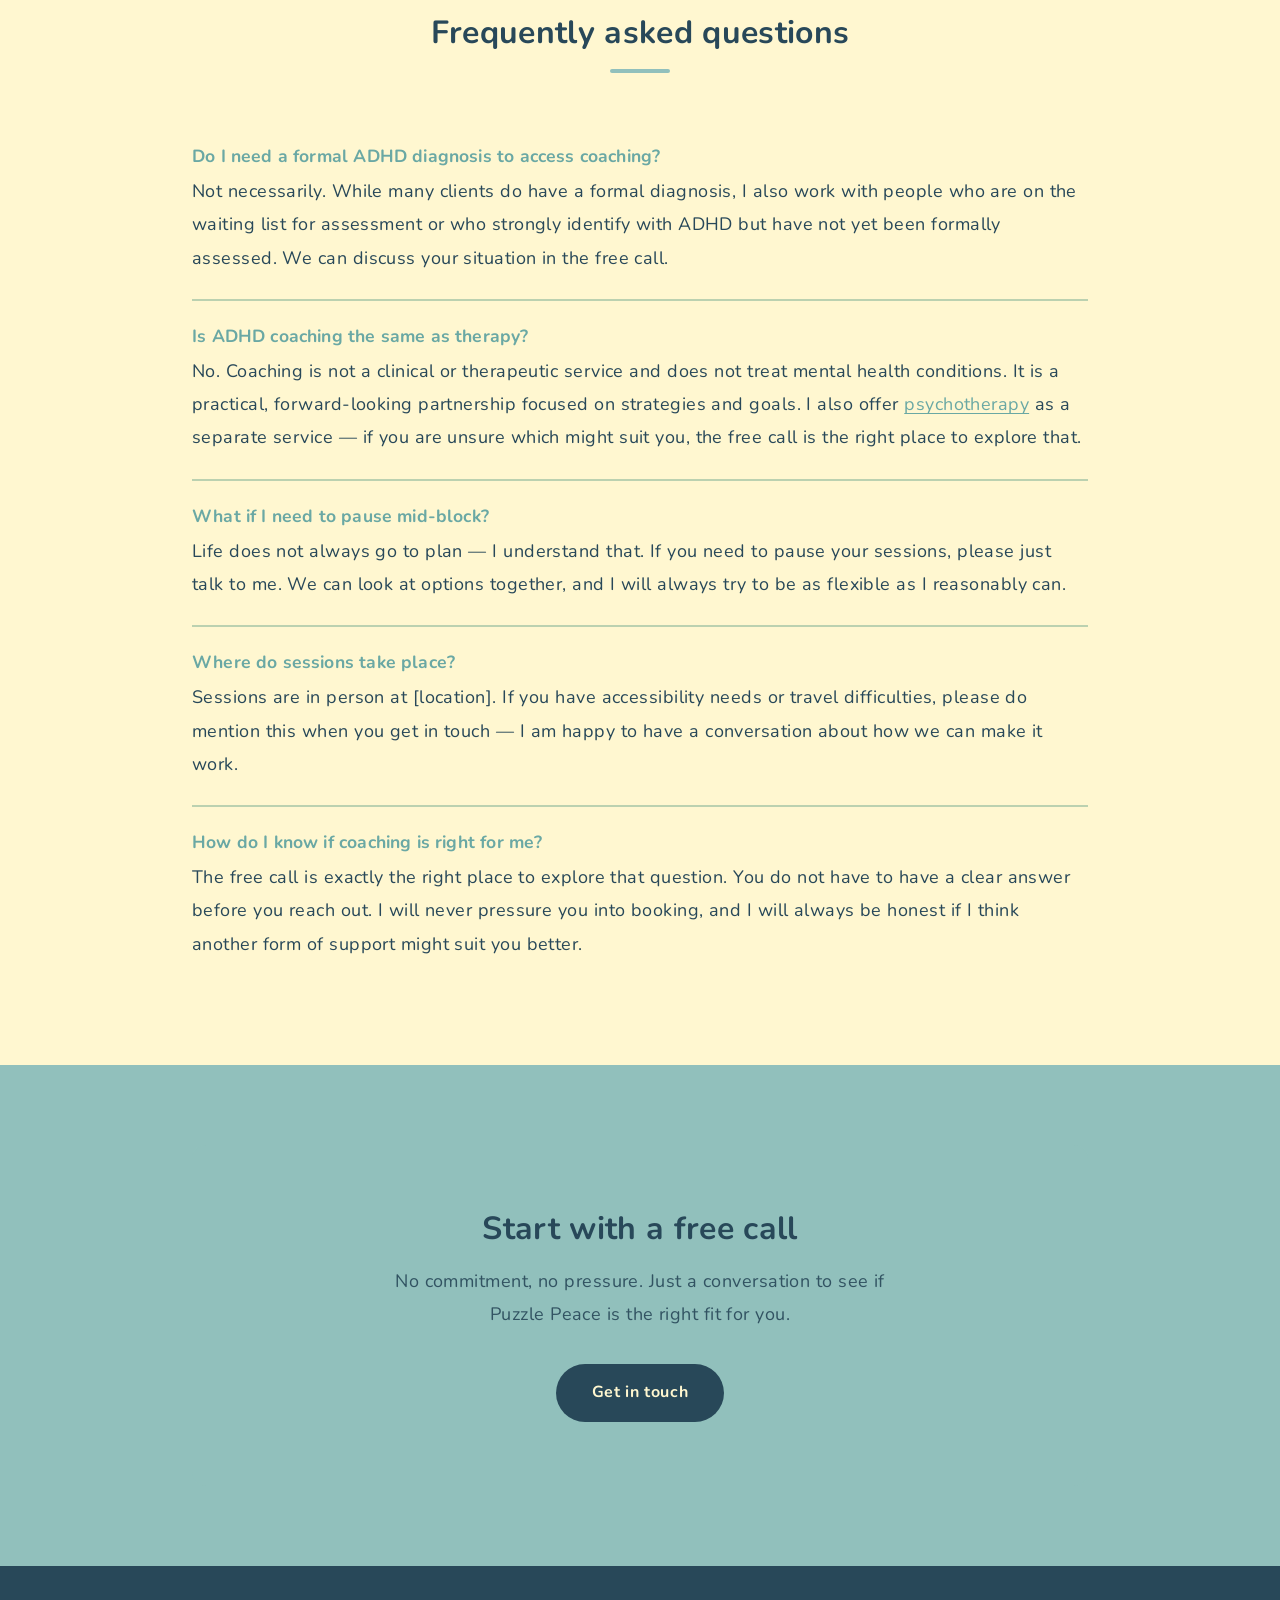
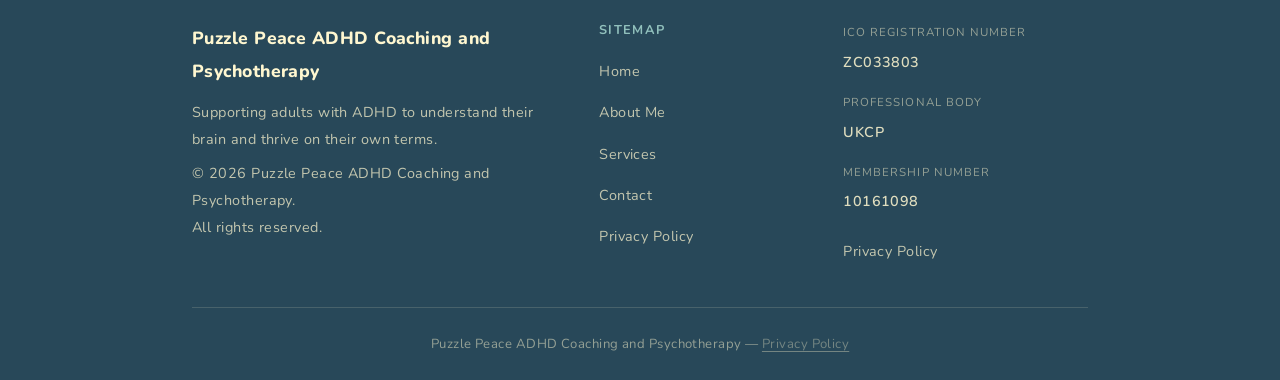
<file: adhd-coaching.html>
<!DOCTYPE html>
<html lang="en">
<head>
  <meta charset="UTF-8">
  <meta name="viewport" content="width=device-width, initial-scale=1.0">
  <meta name="description" content="One-to-one ADHD coaching with Puzzle Peace — practical, forward-focused sessions in person or online. Find out how it works and what it costs.">
  <title>ADHD Coaching | Puzzle Peace ADHD Coaching and Psychotherapy</title>
  <link rel="icon" type="image/png" href="images/favicon.png">
  <link rel="apple-touch-icon" href="images/favicon.png">
  <link rel="stylesheet" href="css/style.css">
  <!-- Open Graph -->
  <meta property="og:title" content="ADHD Coaching | Puzzle Peace ADHD Coaching and Psychotherapy">
  <meta property="og:description" content="One-to-one ADHD coaching — practical, forward-focused sessions in person or online. Find out how it works and what it costs.">
  <meta property="og:type" content="website">
  <meta property="og:url" content="https://www.puzzlepeacecounselling.co.uk/adhd-coaching.html">
  <meta property="og:image" content="https://www.puzzlepeacecounselling.co.uk/images/logo.png">
  <meta name="twitter:card" content="summary_large_image">
</head>
<body>

  <!-- ===== HEADER ===== -->
  <header>
    <div class="nav-inner">
      <a href="index.html" class="logo-link" aria-label="Puzzle Peace ADHD Coaching and Psychotherapy — home">
        <img
          src="images/logo.png"
          alt="Puzzle Peace ADHD Coaching and Psychotherapy logo"
          onerror="this.style.display='none'; this.nextElementSibling.style.display='block';">
        <span class="logo-text">Puzzle Peace<br>ADHD Coaching and Psychotherapy</span>
      </a>
      <nav aria-label="Main navigation">
        <button class="menu-toggle" aria-label="Open navigation menu" aria-expanded="false" aria-controls="nav-links">
          <span></span><span></span><span></span>
        </button>
        <ul class="nav-links" id="nav-links" role="list">
          <li><a href="index.html">Home</a></li>
          <li><a href="about.html">About Me</a></li>
          <li><a href="services.html">Services</a></li>
          <li><a href="contact.html">Contact</a></li>
        </ul>
      </nav>
    </div>
  </header>

  <!-- ===== PAGE HEADER ===== -->
  <div class="page-header">
    <h1>ADHD Coaching</h1>
    <p>Practical, forward-focused support to help you work with your ADHD brain — not against it.</p>
  </div>

  <!-- ===== INTRO ===== -->
  <section>
    <div class="container">
      <div class="section-title">
        <h2>One-to-one ADHD coaching</h2>
        <span class="rule" aria-hidden="true"></span>
      </div>
      <p style="text-align: center; margin: 0 auto 3rem; max-width: 620px;">
        All coaching at Puzzle Peace is one-to-one and tailored entirely to you.
        There are no scripts or generic programmes — just a focused, collaborative
        space built around your goals, your challenges, and the way your brain works.
      </p>

      <!-- Session details -->
      <div class="service-block">
        <h3>Session format</h3>
        <p>
          Each session lasts <strong>one hour</strong> and takes place
          <strong>in person</strong> at my practice in NG11, or <strong>online via Zoom</strong>.
          My practice is quiet, comfortable, and easy to get to.
        </p>
        <p>
          Sessions are focused but relaxed. You do not need to prepare anything
          in advance — just bring yourself and whatever is on your mind.
        </p>
      </div>

      <div class="service-block">
        <h3>Booking sessions</h3>
        <p>
          Sessions can be arranged as <strong>blocks of six</strong> or individually
          on a <strong>pay as you go</strong> basis.
        </p>
        <p>
          Sessions are typically scheduled <strong>once a week or fortnight</strong>,
          depending on what suits you.
        </p>
        <p>
          Regardless of whether you book a block or individual sessions, we will
          always have a review every sixth session.
        </p>
      </div>

      <div class="service-block">
        <h3>Payment</h3>
        <p>
          Payment is required <strong>in advance</strong> for the block or the
          individual session as relevant. This secures your time in the diary.
          Payment details will be confirmed when you book.
        </p>
        <p>
          I accept bank transfer or cash. If you have a question about payment,
          please do get in touch.
        </p>
      </div>

    </div>
  </section>

  <!-- ===== PRICING ===== -->
  <section class="section-alt">
    <div class="container">
      <div class="section-title">
        <h2>Pricing</h2>
        <span class="rule" aria-hidden="true"></span>
      </div>

      <div class="pricing-grid" style="grid-template-columns: 1fr 1fr; max-width: 640px; margin: 0 auto 2.5rem;">
        <div class="pricing-box">
          <p class="price-label">Block of 6 sessions</p>
          <p class="price">£480</p>
          <p>This works out at £80 per session.<br>Payment in advance secures your full block.</p>
          <a href="contact.html" class="btn btn-dark">Book a call</a>
        </div>
        <div class="pricing-box">
          <p class="price-label">Pay as you go</p>
          <p class="price">£85</p>
          <p>Per individual session.<br>Payment in advance secures your session.</p>
          <a href="contact.html" class="btn btn-dark">Book a call</a>
        </div>
      </div>

      <div style="background: var(--off-white); border-radius: var(--radius); padding: 1.75rem 2rem; border: 2px solid var(--sage); max-width: 640px; margin: 0 auto;">
        <h3 style="margin-bottom: 0.75rem;">Free call</h3>
        <p style="max-width: 100%; margin: 0;">
          Before you commit to a block, I offer a free <strong>20-minute call</strong>
          by phone or video. This is a chance for us to have an informal chat, for you to
          ask any questions, and for both of us to get a sense of whether we are a good fit.
          There is absolutely no pressure or obligation.
        </p>
      </div>
    </div>
  </section>

  <!-- ===== WHAT'S INCLUDED ===== -->
  <section>
    <div class="container">
      <div class="section-title">
        <h2>What does coaching cover?</h2>
        <span class="rule" aria-hidden="true"></span>
      </div>
      <p style="text-align: center; max-width: 600px; margin: 0 auto 2.5rem;">
        Every coaching journey is different, but here are some of the areas
        we might explore together:
      </p>
      <div class="card-grid">
        <div class="card">
          <span class="card-icon" aria-hidden="true">⏰</span>
          <h3>Time &amp; planning</h3>
          <p>
            Managing time blindness, building routines that stick,
            and getting a handle on deadlines and prioritisation.
          </p>
        </div>
        <div class="card">
          <span class="card-icon" aria-hidden="true">🚀</span>
          <h3>Getting started</h3>
          <p>
            Understanding task paralysis and procrastination, and
            finding the strategies that help you take that first step.
          </p>
        </div>
        <div class="card">
          <span class="card-icon" aria-hidden="true">💬</span>
          <h3>Work &amp; relationships</h3>
          <p>
            Navigating the workplace, managing communication, and
            understanding how ADHD affects your interactions with others.
          </p>
        </div>
        <div class="card">
          <span class="card-icon" aria-hidden="true">❤️</span>
          <h3>Wellbeing &amp; self-compassion</h3>
          <p>
            Building a kinder relationship with yourself, managing
            emotional dysregulation, and reducing overwhelm.
          </p>
        </div>
        <div class="card">
          <span class="card-icon" aria-hidden="true">🎯</span>
          <h3>Goals &amp; values</h3>
          <p>
            Getting clarity on what you actually want — and building
            a realistic path to get there that works with your brain.
          </p>
        </div>
        <div class="card">
          <span class="card-icon" aria-hidden="true">🛠️</span>
          <h3>Practical tools</h3>
          <p>
            Exploring systems, apps, and strategies that can support
            your daily life — tailored to your needs and preferences.
          </p>
        </div>
      </div>
    </div>
  </section>

  <!-- ===== YOUR FIRST SESSION ===== -->
  <section class="section-sage">
    <div class="container">
      <div class="section-title">
        <h2>What to expect</h2>
        <span class="rule" aria-hidden="true"></span>
      </div>
      <div style="max-width: 680px; margin: 0 auto;">
        <p>
          The first session is about getting to know each other and laying the
          groundwork for our work together. We will talk about what has brought
          you to coaching, what you are hoping to get out of it, and what is
          going on for you right now. By the end, we will have a clearer sense
          of your goals and how we will structure the rest of the block.
        </p>
        <ul style="margin-top: 1rem;">
          <li>You do not need to prepare anything — just turn up.</li>
          <li>The agenda is always yours. We follow what matters most to you on that day.</li>
          <li>There is no pressure to have breakthroughs. Sometimes sessions are about untangling things. That counts.</li>
          <li>Everything you share is confidential (see my <a href="privacy-policy.html">Privacy Policy</a> for the small number of exceptions).</li>
        </ul>
      </div>
    </div>
  </section>

  <!-- ===== FAQ ===== -->
  <section>
    <div class="container">
      <div class="section-title">
        <h2>Frequently asked questions</h2>
        <span class="rule" aria-hidden="true"></span>
      </div>
      <div>
        <div class="faq-item">
          <h3>Do I need a formal ADHD diagnosis to access coaching?</h3>
          <p>
            Not necessarily. While many clients do have a formal diagnosis,
            I also work with people who are on the waiting list for assessment
            or who strongly identify with ADHD but have not yet been formally
            assessed. We can discuss your situation in the free call.
          </p>
        </div>
        <div class="faq-item">
          <h3>Is ADHD coaching the same as therapy?</h3>
          <p>
            No. Coaching is not a clinical or therapeutic service and does not
            treat mental health conditions. It is a practical, forward-looking
            partnership focused on strategies and goals. I also offer
            <a href="psychotherapy.html">psychotherapy</a> as a separate service —
            if you are unsure which might suit you, the free call is the right
            place to explore that.
          </p>
        </div>
        <div class="faq-item">
          <h3>What if I need to pause mid-block?</h3>
          <p>
            Life does not always go to plan — I understand that. If you need to
            pause your sessions, please just talk to me. We can look at options
            together, and I will always try to be as flexible as I reasonably can.
          </p>
        </div>
        <div class="faq-item">
          <h3>Where do sessions take place?</h3>
          <p>
            Sessions are in person at [location]. If you have accessibility
            needs or travel difficulties, please do mention this when you get in
            touch — I am happy to have a conversation about how we can make it
            work.
          </p>
        </div>
        <div class="faq-item">
          <h3>How do I know if coaching is right for me?</h3>
          <p>
            The free call is exactly the right place to explore that
            question. You do not have to have a clear answer before you reach out.
            I will never pressure you into booking, and I will always be honest
            if I think another form of support might suit you better.
          </p>
        </div>
      </div>
    </div>
  </section>

  <!-- ===== CTA ===== -->
  <section class="section-teal">
    <div class="container">
      <div class="cta-box">
        <h2>Start with a free call</h2>
        <p>
          No commitment, no pressure. Just a conversation to see if
          Puzzle Peace is the right fit for you.
        </p>
        <a href="contact.html" class="btn btn-dark">Get in touch</a>
      </div>
    </div>
  </section>

  <!-- ===== FOOTER ===== -->
  <footer>
    <div class="container">
      <div class="footer-grid">
        <div class="footer-col">
          <span class="footer-brand-name">Puzzle Peace ADHD Coaching and Psychotherapy</span>
          <p>
            Supporting adults with ADHD to understand their brain and
            thrive on their own terms.
          </p>
          <p style="margin-top: 0.5rem;">
            &copy; <span id="year"></span> Puzzle Peace ADHD Coaching and Psychotherapy.<br>
            All rights reserved.
          </p>
        </div>
        <div class="footer-col">
          <h4>Sitemap</h4>
          <ul>
            <li><a href="index.html">Home</a></li>
            <li><a href="about.html">About Me</a></li>
            <li><a href="services.html">Services</a></li>
            <li><a href="contact.html">Contact</a></li>
            <li><a href="privacy-policy.html">Privacy Policy</a></li>
          </ul>
        </div>
        <div class="footer-col">
          <div class="reg-item">
            <span class="reg-label">ICO Registration Number</span>
            <span class="reg-value">ZC033803</span>
          </div>
          <div class="reg-item">
            <span class="reg-label">Professional Body</span>
            <span class="reg-value">UKCP</span>
          </div>
          <div class="reg-item">
            <span class="reg-label">Membership Number</span>
            <span class="reg-value">10161098</span>
          </div>
          <div style="margin-top: 1rem;">
            <a href="privacy-policy.html">Privacy Policy</a>
          </div>
        </div>
      </div>
      <div class="footer-bottom">
        Puzzle Peace ADHD Coaching and Psychotherapy &mdash;
        <a href="privacy-policy.html">Privacy Policy</a>
      </div>
    </div>
  </footer>

  <script src="js/main.js"></script>
  <script>document.getElementById('year').textContent = new Date().getFullYear();</script>
</body>
</html>
</file>
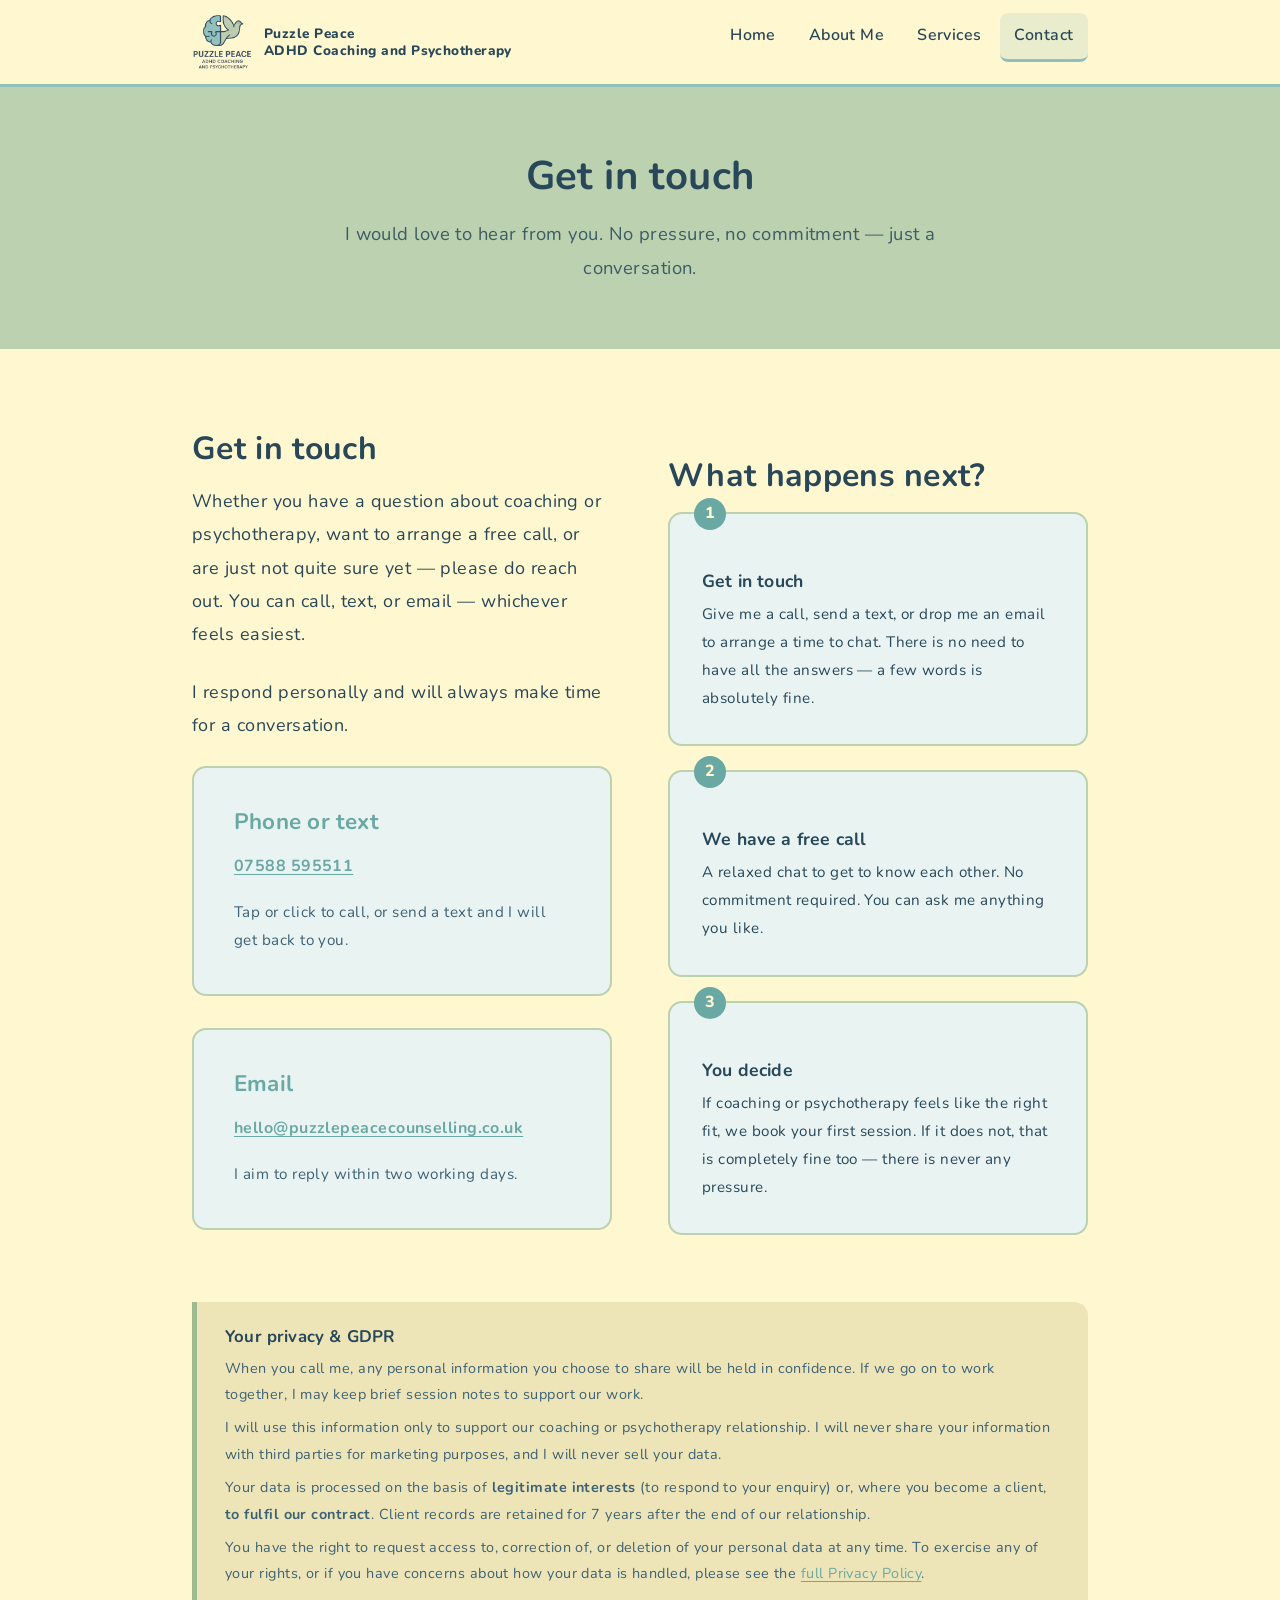
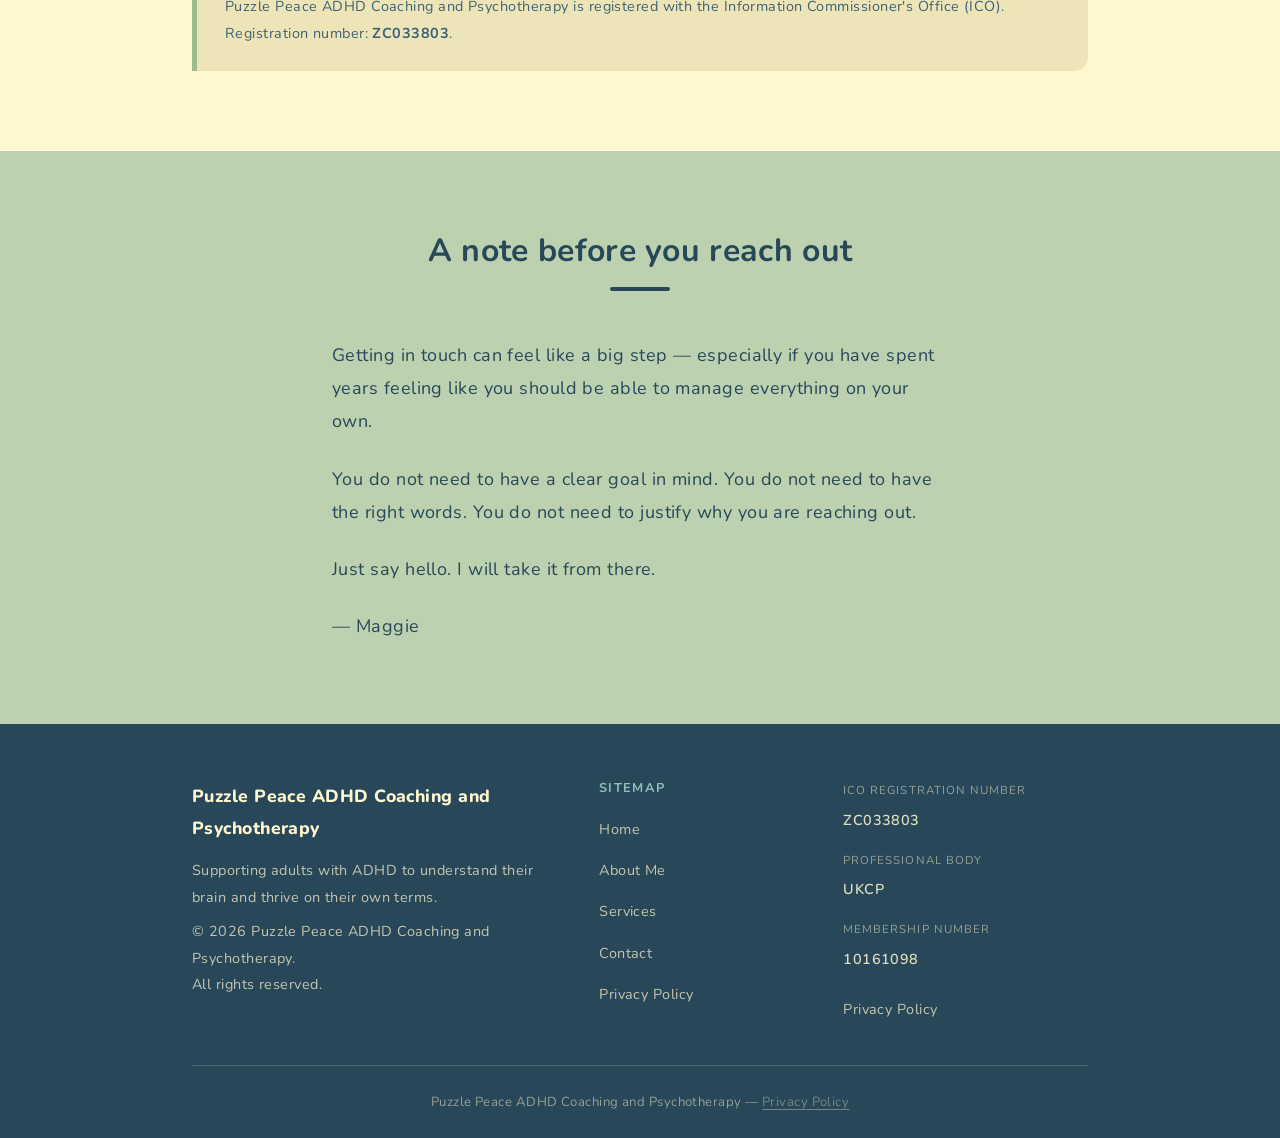
<file: contact.html>
<!DOCTYPE html>
<html lang="en">
<head>
  <meta charset="UTF-8">
  <meta name="viewport" content="width=device-width, initial-scale=1.0">
  <meta name="description" content="Contact Puzzle Peace ADHD Coaching and Psychotherapy — get in touch by phone to book a free call or ask a question.">
  <title>Contact | Puzzle Peace ADHD Coaching and Psychotherapy</title>
  <link rel="icon" type="image/png" href="images/favicon.png">
  <link rel="apple-touch-icon" href="images/favicon.png">
  <link rel="stylesheet" href="css/style.css">
  <!-- Open Graph -->
  <meta property="og:title" content="Contact | Puzzle Peace ADHD Coaching and Psychotherapy">
  <meta property="og:description" content="Get in touch with Puzzle Peace ADHD Coaching and Psychotherapy by phone to book a free call or ask a question.">
  <meta property="og:type" content="website">
  <meta property="og:url" content="https://www.puzzlepeacecounselling.co.uk/contact.html">
  <meta property="og:image" content="https://www.puzzlepeacecounselling.co.uk/images/logo.png">
  <meta name="twitter:card" content="summary_large_image">
</head>
<body>

  <!-- ===== HEADER ===== -->
  <header>
    <div class="nav-inner">
      <a href="index.html" class="logo-link" aria-label="Puzzle Peace ADHD Coaching and Psychotherapy — home">
        <img
          src="images/logo.png"
          alt="Puzzle Peace ADHD Coaching and Psychotherapy logo"
          onerror="this.style.display='none'; this.nextElementSibling.style.display='block';">
        <span class="logo-text">Puzzle Peace<br>ADHD Coaching and Psychotherapy</span>
      </a>
      <nav aria-label="Main navigation">
        <button class="menu-toggle" aria-label="Open navigation menu" aria-expanded="false" aria-controls="nav-links">
          <span></span><span></span><span></span>
        </button>
        <ul class="nav-links" id="nav-links" role="list">
          <li><a href="index.html">Home</a></li>
          <li><a href="about.html">About Me</a></li>
          <li><a href="services.html">Services</a></li>
          <li><a href="contact.html">Contact</a></li>
        </ul>
      </nav>
    </div>
  </header>

  <!-- ===== PAGE HEADER ===== -->
  <div class="page-header">
    <h1>Get in touch</h1>
    <p>I would love to hear from you. No pressure, no commitment — just a conversation.</p>
  </div>

  <!-- ===== CONTACT SECTION ===== -->
  <section>
    <div class="container">
      <div class="two-col">
        <!-- Left: Contact method -->
        <div>
          <h2>Get in touch</h2>
          <p>
            Whether you have a question about coaching or psychotherapy, want to
            arrange a free call, or are just not quite sure yet — please do reach out.
            You can call, text, or email — whichever feels easiest.
          </p>
          <p>
            I respond personally and will always make time for a conversation.
          </p>

          <div class="contact-method">
            <h3>Phone or text</h3>
            <a href="tel:+447588595511" class="email-link">
              07588 595511
            </a>
            <p style="max-width: 100%; margin: 0; font-size: 0.95rem; color: var(--text-muted);">
              Tap or click to call, or send a text and I will get back to you.
            </p>
          </div>

          <div class="contact-method" style="margin-top: 1.5rem;">
            <h3>Email</h3>
            <a href="mailto:hello@puzzlepeacecounselling.co.uk" class="email-link">
              hello@puzzlepeacecounselling.co.uk
            </a>
            <p style="max-width: 100%; margin: 0; font-size: 0.95rem; color: var(--text-muted);">
              I aim to reply within two working days.
            </p>
          </div>
        </div>

        <!-- Right: What to expect -->
        <div>
          <h2>What happens next?</h2>
          <div class="steps" style="grid-template-columns: 1fr;">
            <div class="step">
              <h3>Get in touch</h3>
              <p>
                Give me a call, send a text, or drop me an email to arrange
                a time to chat. There is no need to have all the answers —
                a few words is absolutely fine.
              </p>
            </div>
            <div class="step">
              <h3>We have a free call</h3>
              <p>
                A relaxed chat to get to know each other. No commitment
                required. You can ask me anything you like.
              </p>
            </div>
            <div class="step">
              <h3>You decide</h3>
              <p>
                If coaching or psychotherapy feels like the right fit, we
                book your first session. If it does not, that is completely
                fine too — there is never any pressure.
              </p>
            </div>
          </div>
        </div>
      </div>

      <!-- GDPR notice -->
      <div class="gdpr-box" style="margin-top: 2.5rem;">
        <h4>Your privacy &amp; GDPR</h4>
        <p>
          When you call me, any personal information you choose to share
          will be held in confidence. If we go on to work together, I may
          keep brief session notes to support our work.
        </p>
        <p>
          I will use this information only to support our coaching or
          psychotherapy relationship. I will never share your information
          with third parties for marketing purposes, and I will never
          sell your data.
        </p>
        <p>
          Your data is processed on the basis of <strong>legitimate interests</strong>
          (to respond to your enquiry) or, where you become a client,
          <strong>to fulfil our contract</strong>. Client records are
          retained for 7 years after the end of our relationship.
        </p>
        <p>
          You have the right to request access to, correction of, or
          deletion of your personal data at any time. To exercise any of
          your rights, or if you have concerns about how your data is handled,
          please see the <a href="privacy-policy.html">full Privacy Policy</a>.
        </p>
        <p style="margin-bottom: 0;">
          Puzzle Peace ADHD Coaching and Psychotherapy is registered with the
          Information Commissioner's Office (ICO). Registration number:
          <strong>ZC033803</strong>.
        </p>
      </div>
    </div>
  </section>

  <!-- ===== REASSURANCE ===== -->
  <section class="section-sage">
    <div class="container" style="max-width: 680px;">
      <div class="section-title">
        <h2>A note before you reach out</h2>
        <span class="rule" aria-hidden="true"></span>
      </div>
      <p>
        Getting in touch can feel like a big step — especially if you have spent
        years feeling like you should be able to manage everything on your own.
      </p>
      <p>
        You do not need to have a clear goal in mind. You do not need to have
        the right words. You do not need to justify why you are reaching out.
      </p>
      <p>
        Just say hello. I will take it from there.
      </p>
      <p>
        &mdash; Maggie
      </p>
    </div>
  </section>

  <!-- ===== FOOTER ===== -->
  <footer>
    <div class="container">
      <div class="footer-grid">
        <div class="footer-col">
          <span class="footer-brand-name">Puzzle Peace ADHD Coaching and Psychotherapy</span>
          <p>
            Supporting adults with ADHD to understand their brain and
            thrive on their own terms.
          </p>
          <p style="margin-top: 0.5rem;">
            &copy; <span id="year"></span> Puzzle Peace ADHD Coaching and Psychotherapy.<br>
            All rights reserved.
          </p>
        </div>
        <div class="footer-col">
          <h4>Sitemap</h4>
          <ul>
            <li><a href="index.html">Home</a></li>
            <li><a href="about.html">About Me</a></li>
            <li><a href="services.html">Services</a></li>
            <li><a href="contact.html">Contact</a></li>
            <li><a href="privacy-policy.html">Privacy Policy</a></li>
          </ul>
        </div>
        <div class="footer-col">
          <div class="reg-item">
            <span class="reg-label">ICO Registration Number</span>
            <span class="reg-value">ZC033803</span>
          </div>
          <div class="reg-item">
            <span class="reg-label">Professional Body</span>
            <span class="reg-value">UKCP</span>
          </div>
          <div class="reg-item">
            <span class="reg-label">Membership Number</span>
            <span class="reg-value">10161098</span>
          </div>
          <div style="margin-top: 1rem;">
            <a href="privacy-policy.html">Privacy Policy</a>
          </div>
        </div>
      </div>
      <div class="footer-bottom">
        Puzzle Peace ADHD Coaching and Psychotherapy &mdash;
        <a href="privacy-policy.html">Privacy Policy</a>
      </div>
    </div>
  </footer>

  <script src="js/main.js"></script>
  <script>document.getElementById('year').textContent = new Date().getFullYear();</script>
</body>
</html>
</file>
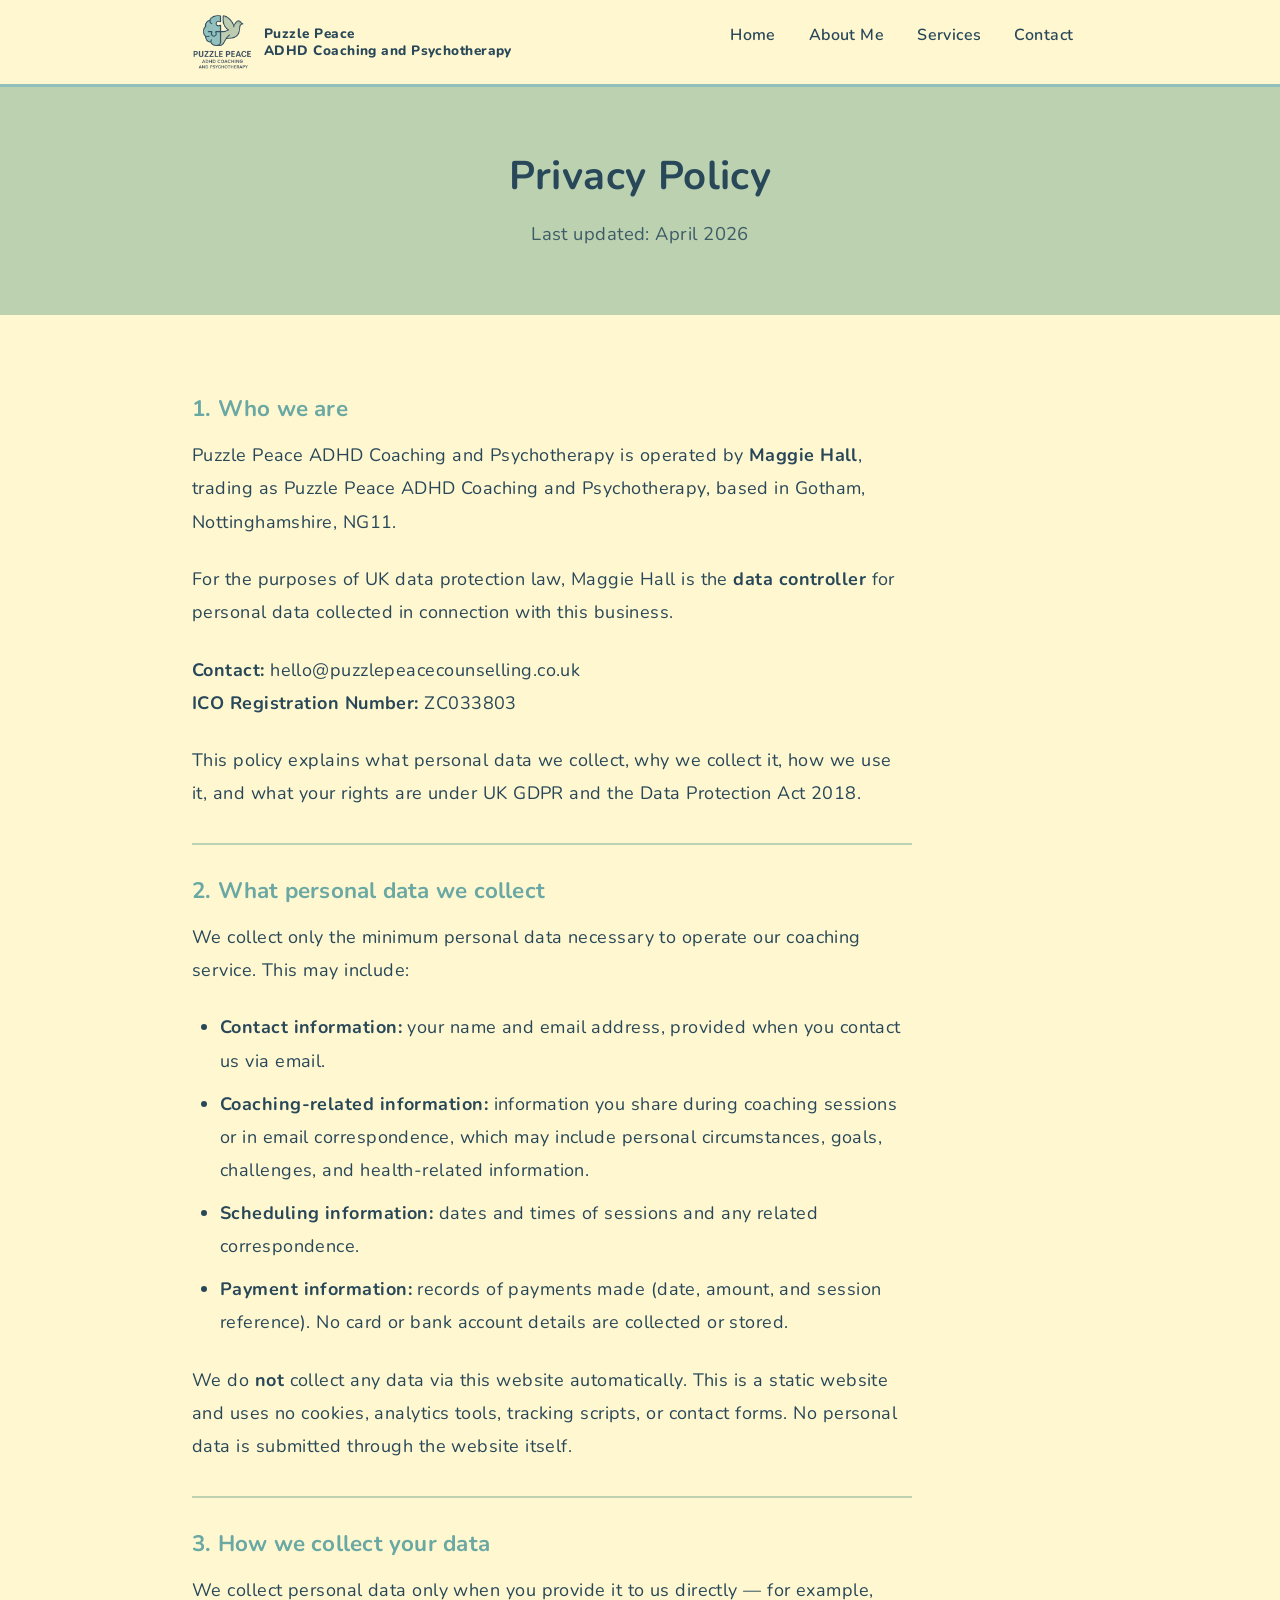
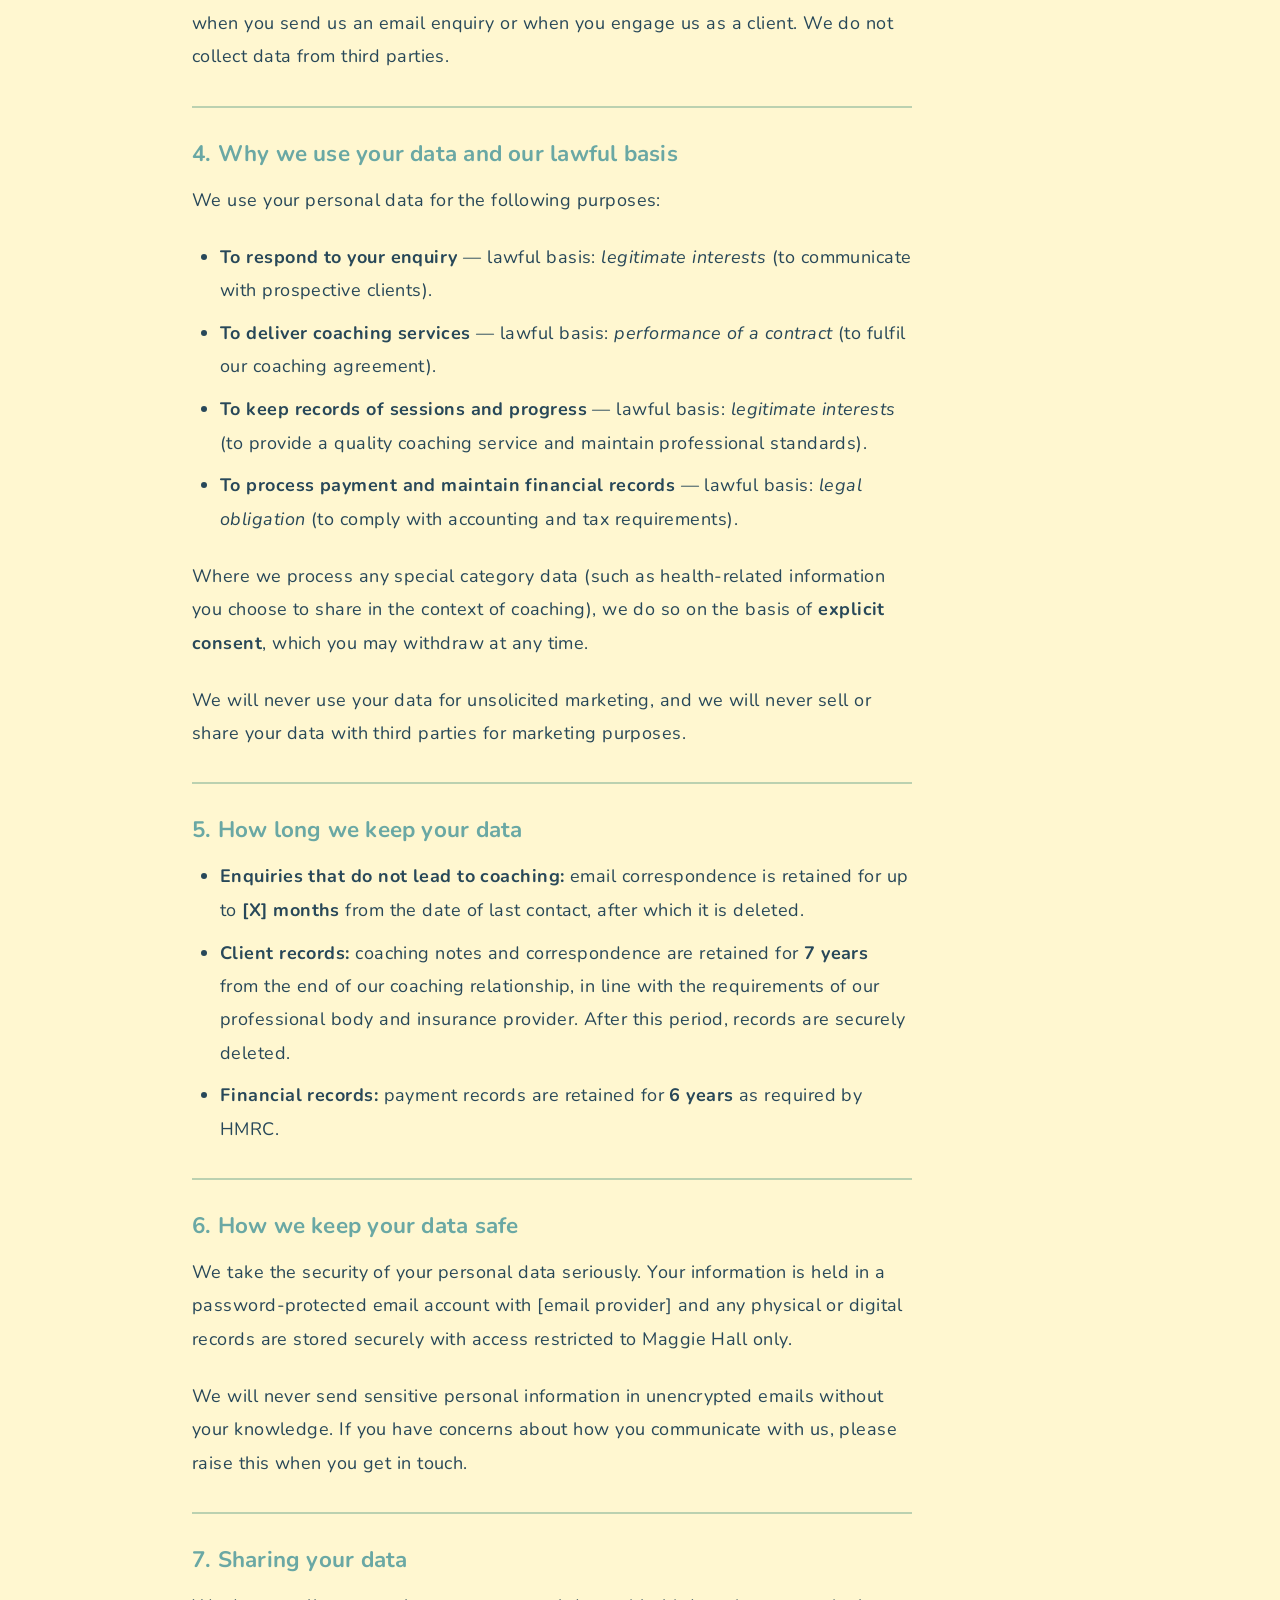
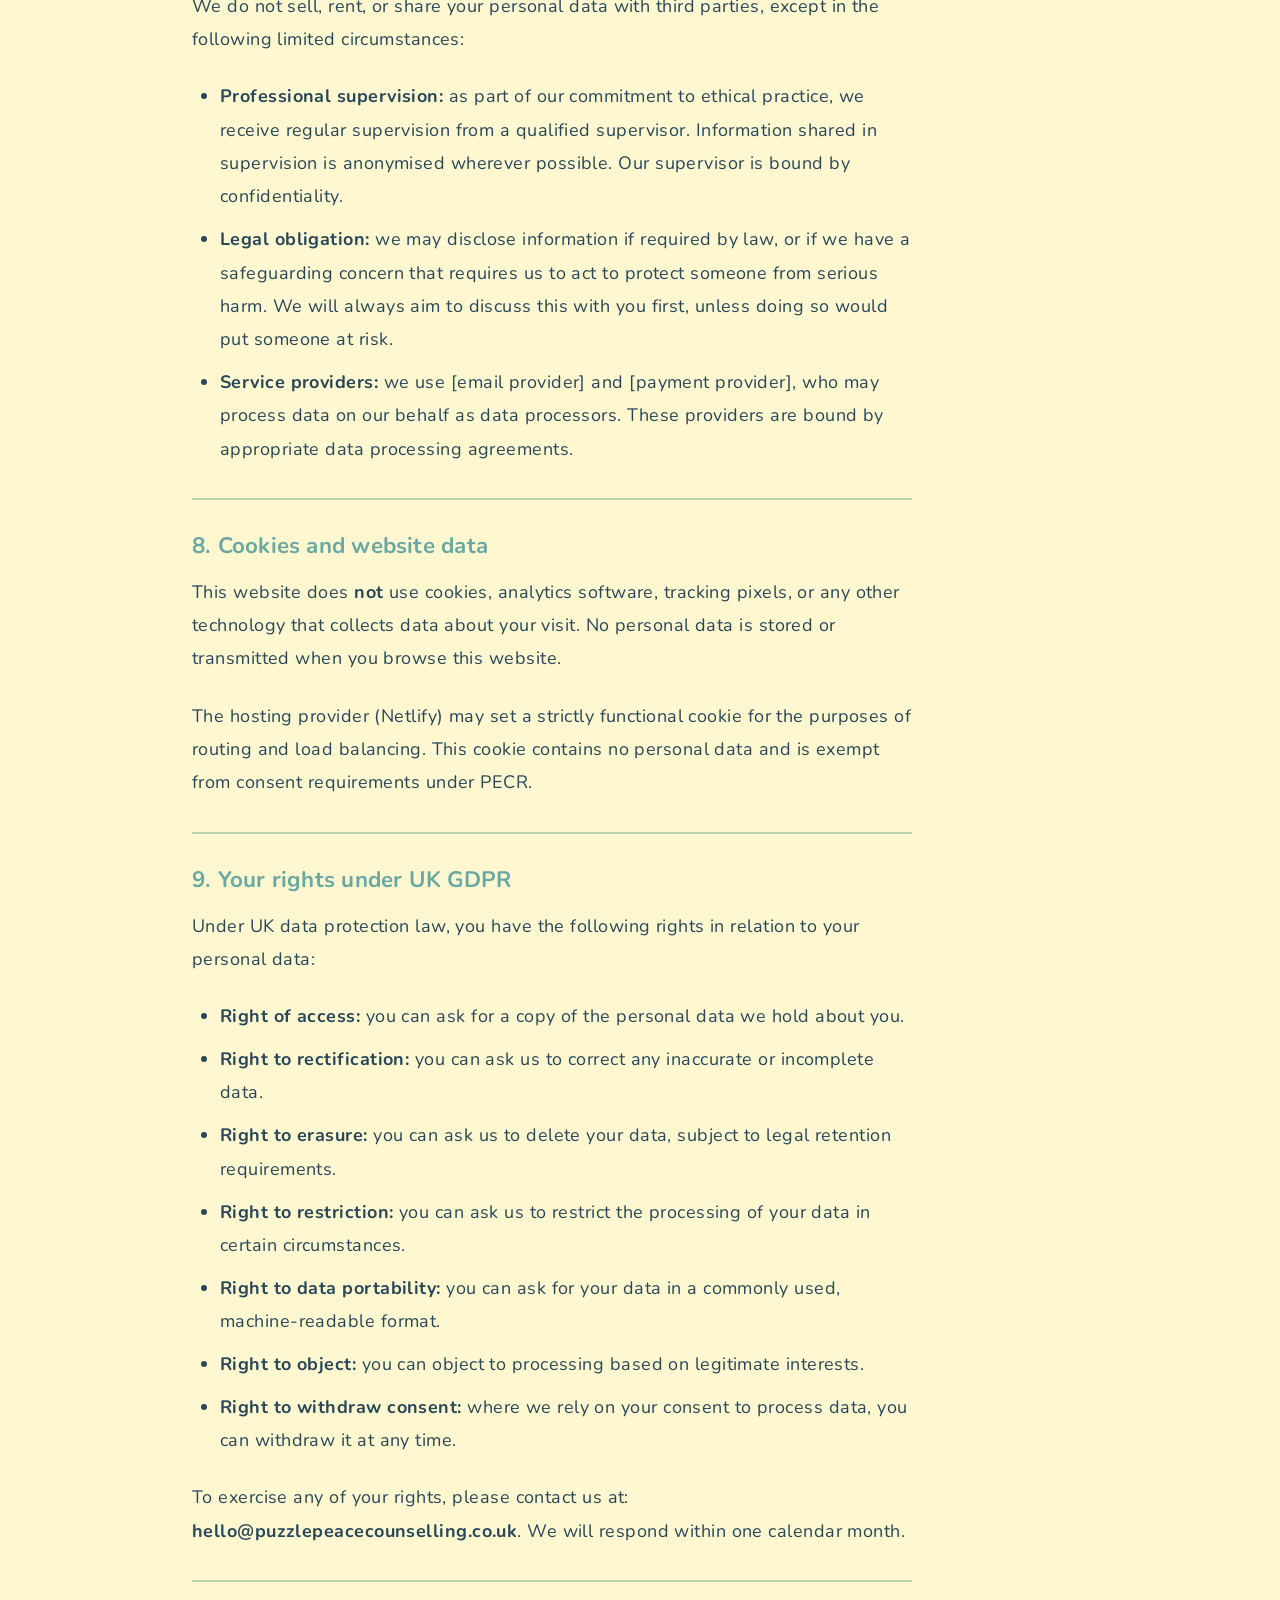
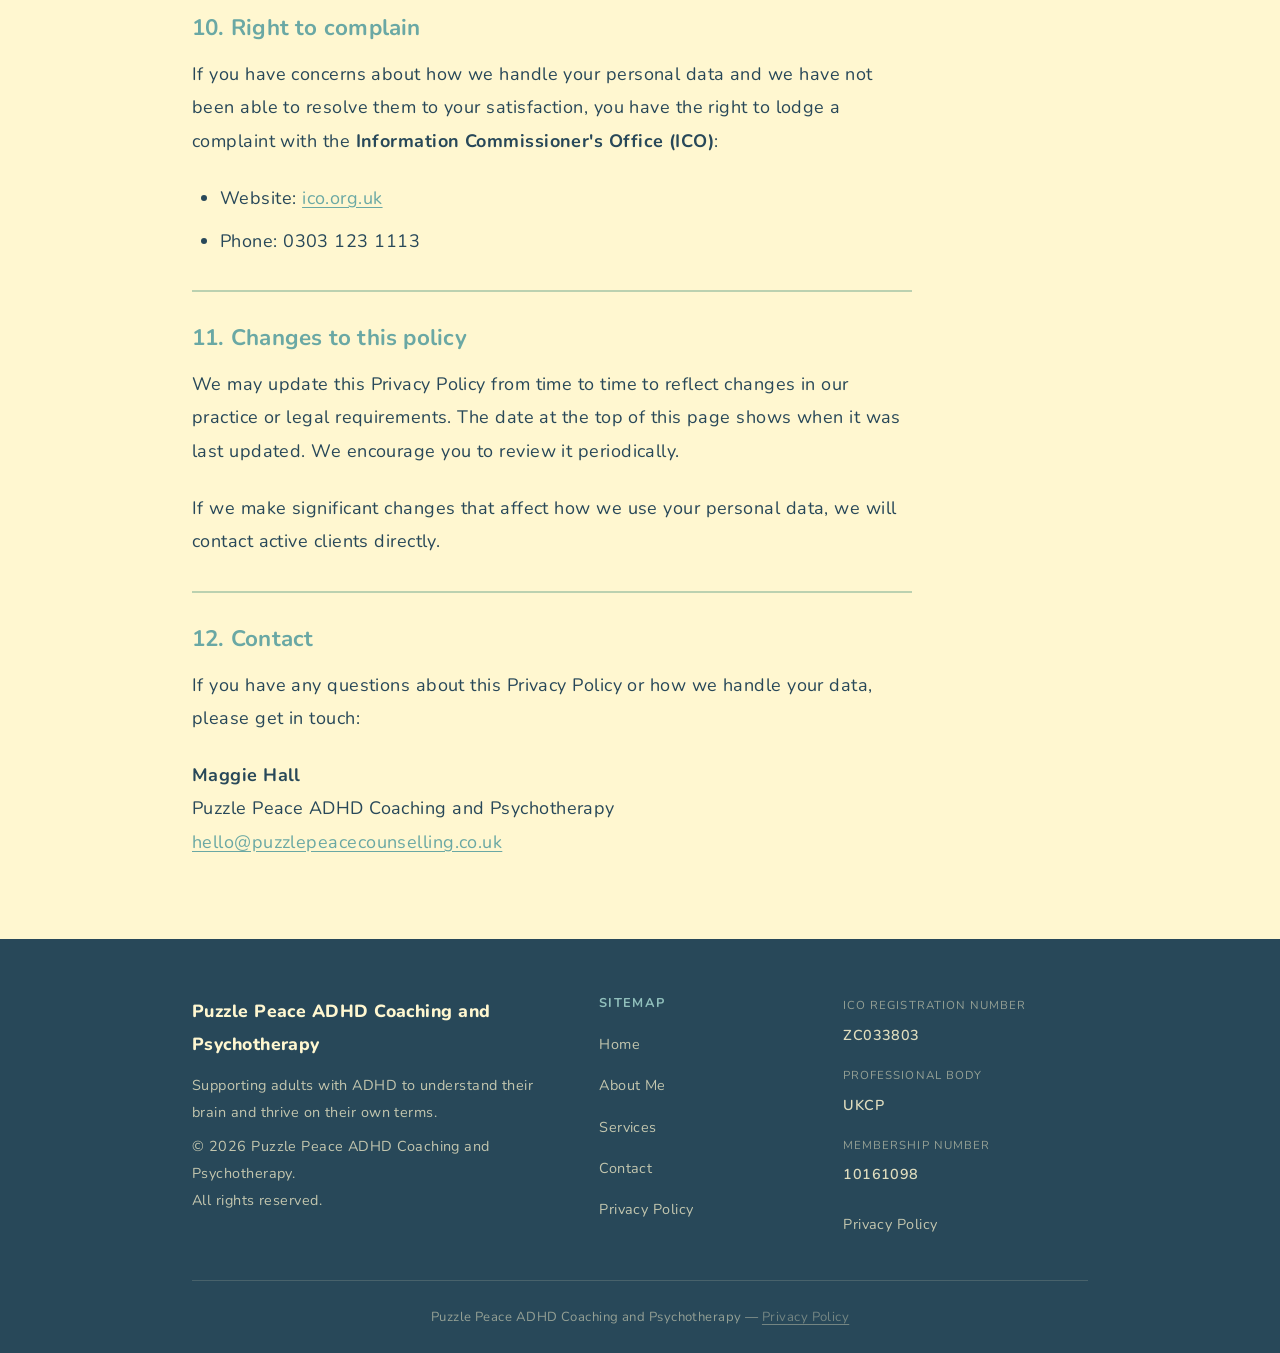
<file: privacy-policy.html>
<!DOCTYPE html>
<html lang="en">
<head>
  <meta charset="UTF-8">
  <meta name="viewport" content="width=device-width, initial-scale=1.0">
  <meta name="description" content="Privacy Policy for Puzzle Peace ADHD Coaching and Psychotherapy — how we handle your personal data under UK GDPR.">
  <title>Privacy Policy | Puzzle Peace ADHD Coaching and Psychotherapy</title>
  <link rel="icon" type="image/png" href="images/favicon.png">
  <link rel="apple-touch-icon" href="images/favicon.png">
  <link rel="stylesheet" href="css/style.css">
  <!-- Open Graph -->
  <meta property="og:title" content="Privacy Policy | Puzzle Peace ADHD Coaching and Psychotherapy">
  <meta property="og:description" content="Privacy Policy for Puzzle Peace ADHD Coaching and Psychotherapy — how we handle your personal data under UK GDPR.">
  <meta property="og:type" content="website">
  <meta property="og:url" content="https://www.puzzlepeacecounselling.co.uk/privacy-policy.html">
  <meta property="og:image" content="https://www.puzzlepeacecounselling.co.uk/images/logo.png">
  <meta name="twitter:card" content="summary_large_image">
</head>
<body>

  <!-- ===== HEADER ===== -->
  <header>
    <div class="nav-inner">
      <a href="index.html" class="logo-link" aria-label="Puzzle Peace ADHD Coaching and Psychotherapy — home">
        <img
          src="images/logo.png"
          alt="Puzzle Peace ADHD Coaching and Psychotherapy logo"
          onerror="this.style.display='none'; this.nextElementSibling.style.display='block';">
        <span class="logo-text">Puzzle Peace<br>ADHD Coaching and Psychotherapy</span>
      </a>
      <nav aria-label="Main navigation">
        <button class="menu-toggle" aria-label="Open navigation menu" aria-expanded="false" aria-controls="nav-links">
          <span></span><span></span><span></span>
        </button>
        <ul class="nav-links" id="nav-links" role="list">
          <li><a href="index.html">Home</a></li>
          <li><a href="about.html">About Me</a></li>
          <li><a href="services.html">Services</a></li>
          <li><a href="contact.html">Contact</a></li>
        </ul>
      </nav>
    </div>
  </header>

  <!-- ===== PAGE HEADER ===== -->
  <div class="page-header">
    <h1>Privacy Policy</h1>
    <p>Last updated: April 2026</p>
  </div>

  <!-- ===== POLICY CONTENT ===== -->
  <section>
    <div class="container">
      <div style="max-width: 720px;">

        <div class="policy-section">
          <h2>1. Who we are</h2>
          <p>
            Puzzle Peace ADHD Coaching and Psychotherapy is operated by <strong>Maggie Hall</strong>,
            trading as Puzzle Peace ADHD Coaching and Psychotherapy, based in Gotham, Nottinghamshire, NG11.
          </p>
          <p>
            For the purposes of UK data protection law, Maggie Hall is the
            <strong>data controller</strong> for personal data collected in
            connection with this business.
          </p>
          <p>
            <strong>Contact:</strong> hello@puzzlepeacecounselling.co.uk<br>
            <strong>ICO Registration Number:</strong> ZC033803
          </p>
          <p>
            This policy explains what personal data we collect, why we collect it,
            how we use it, and what your rights are under UK GDPR and the Data
            Protection Act 2018.
          </p>
        </div>

        <div class="policy-section">
          <h2>2. What personal data we collect</h2>
          <p>
            We collect only the minimum personal data necessary to operate our
            coaching service. This may include:
          </p>
          <ul>
            <li>
              <strong>Contact information:</strong> your name and email address,
              provided when you contact us via email.
            </li>
            <li>
              <strong>Coaching-related information:</strong> information you share
              during coaching sessions or in email correspondence, which may include
              personal circumstances, goals, challenges, and health-related information.
            </li>
            <li>
              <strong>Scheduling information:</strong> dates and times of sessions
              and any related correspondence.
            </li>
            <li>
              <strong>Payment information:</strong> records of payments made
              (date, amount, and session reference). No card or bank account
              details are collected or stored.
            </li>
          </ul>
          <p>
            We do <strong>not</strong> collect any data via this website automatically.
            This is a static website and uses no cookies, analytics tools, tracking
            scripts, or contact forms. No personal data is submitted through the
            website itself.
          </p>
        </div>

        <div class="policy-section">
          <h2>3. How we collect your data</h2>
          <p>
            We collect personal data only when you provide it to us directly —
            for example, when you send us an email enquiry or when you engage
            us as a client. We do not collect data from third parties.
          </p>
        </div>

        <div class="policy-section">
          <h2>4. Why we use your data and our lawful basis</h2>
          <p>We use your personal data for the following purposes:</p>
          <ul>
            <li>
              <strong>To respond to your enquiry</strong> — lawful basis:
              <em>legitimate interests</em> (to communicate with prospective clients).
            </li>
            <li>
              <strong>To deliver coaching services</strong> — lawful basis:
              <em>performance of a contract</em> (to fulfil our coaching agreement).
            </li>
            <li>
              <strong>To keep records of sessions and progress</strong> — lawful basis:
              <em>legitimate interests</em> (to provide a quality coaching service
              and maintain professional standards).
            </li>
            <li>
              <strong>To process payment and maintain financial records</strong> —
              lawful basis: <em>legal obligation</em> (to comply with accounting and
              tax requirements).
            </li>
          </ul>
          <p>
            Where we process any special category data (such as health-related
            information you choose to share in the context of coaching), we do so
            on the basis of <strong>explicit consent</strong>, which you may withdraw
            at any time.
          </p>
          <p>
            We will never use your data for unsolicited marketing, and we will
            never sell or share your data with third parties for marketing purposes.
          </p>
        </div>

        <div class="policy-section">
          <h2>5. How long we keep your data</h2>
          <ul>
            <li>
              <strong>Enquiries that do not lead to coaching:</strong> email
              correspondence is retained for up to <strong>[X] months</strong>
              from the date of last contact, after which it is deleted.
            </li>
            <li>
              <strong>Client records:</strong> coaching notes and correspondence
              are retained for <strong>7 years</strong> from the end of our
              coaching relationship, in line with the requirements of our
              professional body and insurance provider. After this period,
              records are securely deleted.
            </li>
            <li>
              <strong>Financial records:</strong> payment records are retained for
              <strong>6 years</strong> as required by HMRC.
            </li>
          </ul>
        </div>

        <div class="policy-section">
          <h2>6. How we keep your data safe</h2>
          <p>
            We take the security of your personal data seriously. Your information
            is held in a password-protected email account with [email provider]
            and any physical or digital records are stored securely with
            access restricted to Maggie Hall only.
          </p>
          <p>
            We will never send sensitive personal information in unencrypted emails
            without your knowledge. If you have concerns about how you communicate
            with us, please raise this when you get in touch.
          </p>
        </div>

        <div class="policy-section">
          <h2>7. Sharing your data</h2>
          <p>
            We do not sell, rent, or share your personal data with third parties,
            except in the following limited circumstances:
          </p>
          <ul>
            <li>
              <strong>Professional supervision:</strong> as part of our commitment
              to ethical practice, we receive regular supervision from a qualified
              supervisor. Information shared in supervision is anonymised wherever
              possible. Our supervisor is bound by confidentiality.
            </li>
            <li>
              <strong>Legal obligation:</strong> we may disclose information if
              required by law, or if we have a safeguarding concern that requires
              us to act to protect someone from serious harm. We will always
              aim to discuss this with you first, unless doing so would put
              someone at risk.
            </li>
            <li>
              <strong>Service providers:</strong> we use [email provider] and
              [payment provider], who may process data on our behalf as data
              processors. These providers are bound by appropriate data processing
              agreements.
            </li>
          </ul>
        </div>

        <div class="policy-section">
          <h2>8. Cookies and website data</h2>
          <p>
            This website does <strong>not</strong> use cookies, analytics software,
            tracking pixels, or any other technology that collects data about
            your visit. No personal data is stored or transmitted when you browse
            this website.
          </p>
          <p>
            The hosting provider (Netlify) may set a strictly functional cookie
            for the purposes of routing and load balancing. This cookie contains
            no personal data and is exempt from consent requirements under PECR.
          </p>
        </div>

        <div class="policy-section">
          <h2>9. Your rights under UK GDPR</h2>
          <p>
            Under UK data protection law, you have the following rights in relation
            to your personal data:
          </p>
          <ul>
            <li>
              <strong>Right of access:</strong> you can ask for a copy of the
              personal data we hold about you.
            </li>
            <li>
              <strong>Right to rectification:</strong> you can ask us to correct
              any inaccurate or incomplete data.
            </li>
            <li>
              <strong>Right to erasure:</strong> you can ask us to delete your
              data, subject to legal retention requirements.
            </li>
            <li>
              <strong>Right to restriction:</strong> you can ask us to restrict
              the processing of your data in certain circumstances.
            </li>
            <li>
              <strong>Right to data portability:</strong> you can ask for your
              data in a commonly used, machine-readable format.
            </li>
            <li>
              <strong>Right to object:</strong> you can object to processing
              based on legitimate interests.
            </li>
            <li>
              <strong>Right to withdraw consent:</strong> where we rely on your
              consent to process data, you can withdraw it at any time.
            </li>
          </ul>
          <p>
            To exercise any of your rights, please contact us at:
            <strong>hello@puzzlepeacecounselling.co.uk</strong>. We will respond
            within one calendar month.
          </p>
        </div>

        <div class="policy-section">
          <h2>10. Right to complain</h2>
          <p>
            If you have concerns about how we handle your personal data and
            we have not been able to resolve them to your satisfaction, you have
            the right to lodge a complaint with the
            <strong>Information Commissioner's Office (ICO)</strong>:
          </p>
          <ul>
            <li>Website: <a href="https://ico.org.uk" target="_blank" rel="noopener">ico.org.uk</a></li>
            <li>Phone: 0303 123 1113</li>
          </ul>
        </div>

        <div class="policy-section">
          <h2>11. Changes to this policy</h2>
          <p>
            We may update this Privacy Policy from time to time to reflect
            changes in our practice or legal requirements. The date at the
            top of this page shows when it was last updated. We encourage
            you to review it periodically.
          </p>
          <p>
            If we make significant changes that affect how we use your personal
            data, we will contact active clients directly.
          </p>
        </div>

        <div class="policy-section">
          <h2>12. Contact</h2>
          <p>
            If you have any questions about this Privacy Policy or how we
            handle your data, please get in touch:
          </p>
          <p>
            <strong>Maggie Hall</strong><br>
            Puzzle Peace ADHD Coaching and Psychotherapy<br>
            <a href="mailto:hello@puzzlepeacecounselling.co.uk">hello@puzzlepeacecounselling.co.uk</a>
          </p>
        </div>

      </div>
    </div>
  </section>

  <!-- ===== FOOTER ===== -->
  <footer>
    <div class="container">
      <div class="footer-grid">
        <div class="footer-col">
          <span class="footer-brand-name">Puzzle Peace ADHD Coaching and Psychotherapy</span>
          <p>
            Supporting adults with ADHD to understand their brain and
            thrive on their own terms.
          </p>
          <p style="margin-top: 0.5rem;">
            &copy; <span id="year"></span> Puzzle Peace ADHD Coaching and Psychotherapy.<br>
            All rights reserved.
          </p>
        </div>
        <div class="footer-col">
          <h4>Sitemap</h4>
          <ul>
            <li><a href="index.html">Home</a></li>
            <li><a href="about.html">About Me</a></li>
            <li><a href="services.html">Services</a></li>
            <li><a href="contact.html">Contact</a></li>
            <li><a href="privacy-policy.html">Privacy Policy</a></li>
          </ul>
        </div>
        <div class="footer-col">
          <div class="reg-item">
            <span class="reg-label">ICO Registration Number</span>
            <span class="reg-value">ZC033803</span>
          </div>
          <div class="reg-item">
            <span class="reg-label">Professional Body</span>
            <span class="reg-value">UKCP</span>
          </div>
          <div class="reg-item">
            <span class="reg-label">Membership Number</span>
            <span class="reg-value">10161098</span>
          </div>
          <div style="margin-top: 1rem;">
            <a href="privacy-policy.html">Privacy Policy</a>
          </div>
        </div>
      </div>
      <div class="footer-bottom">
        Puzzle Peace ADHD Coaching and Psychotherapy &mdash;
        <a href="privacy-policy.html">Privacy Policy</a>
      </div>
    </div>
  </footer>

  <script src="js/main.js"></script>
  <script>document.getElementById('year').textContent = new Date().getFullYear();</script>
</body>
</html>
</file>
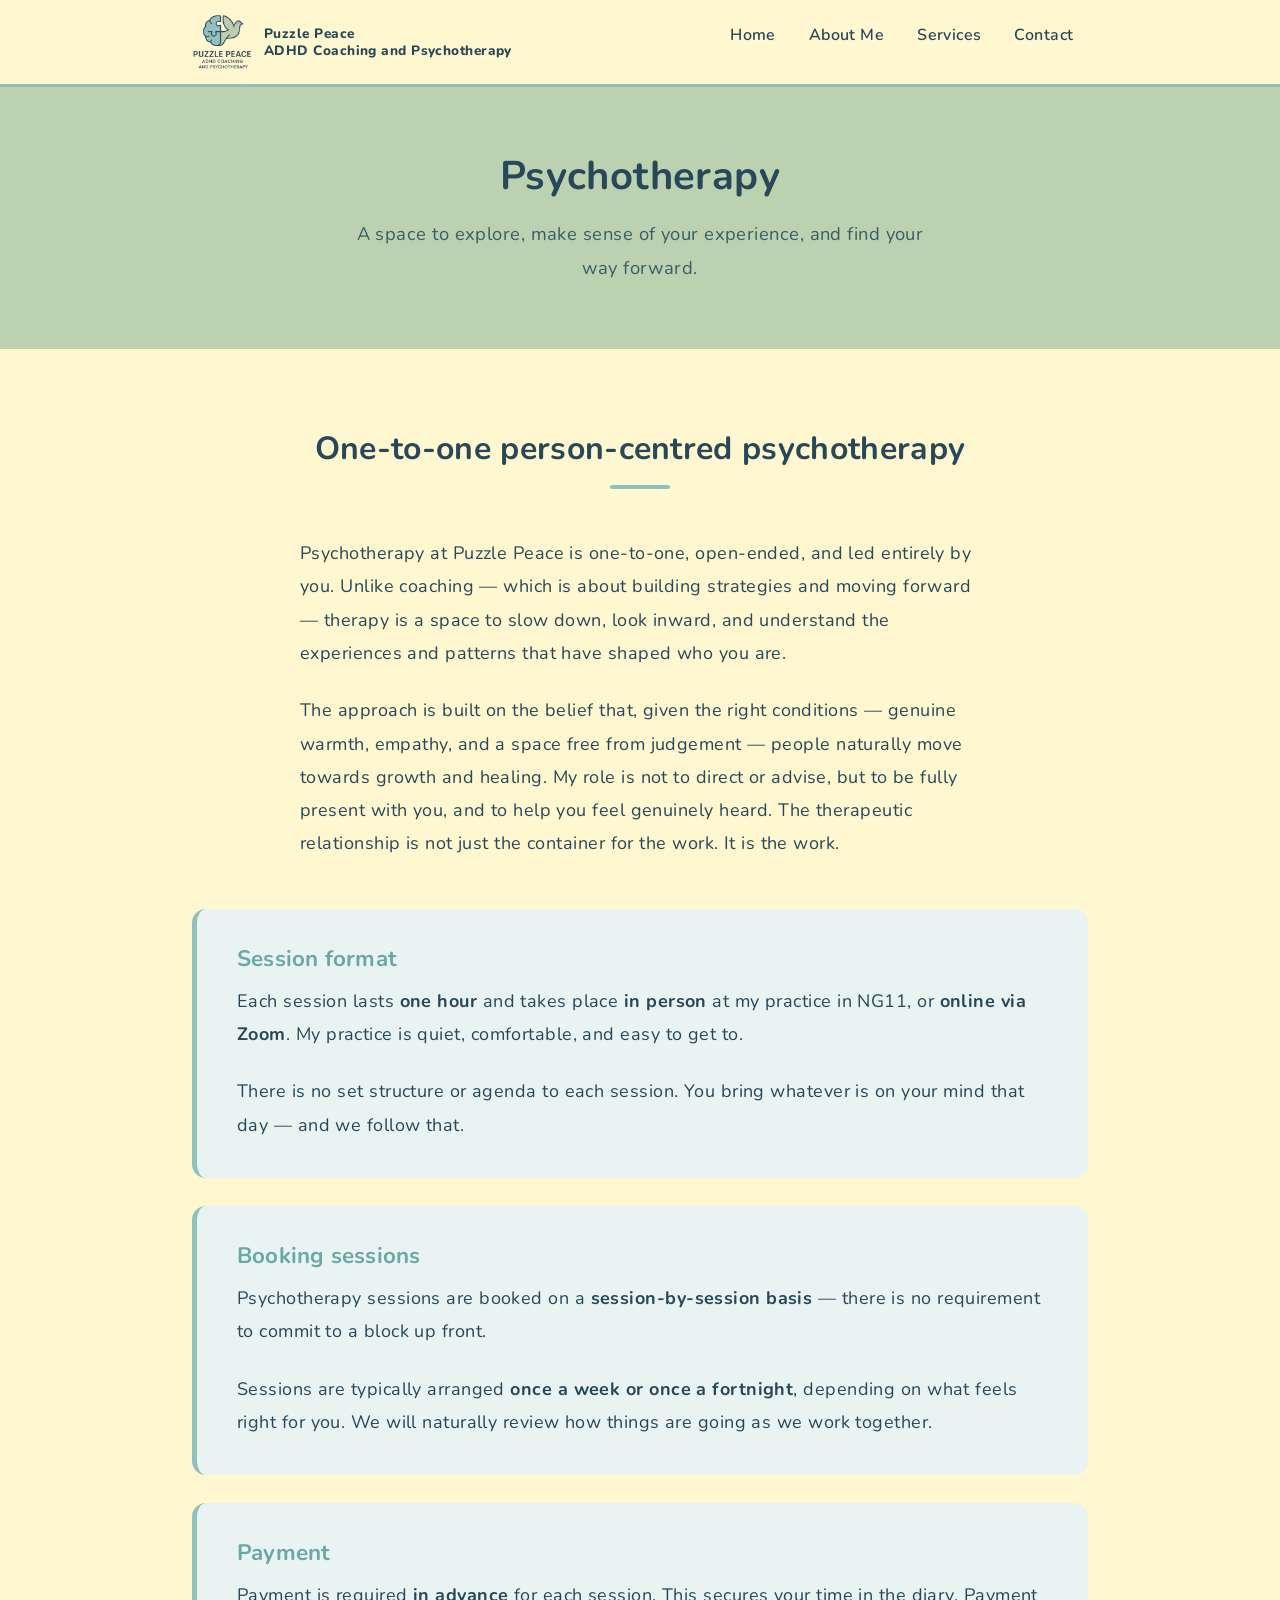
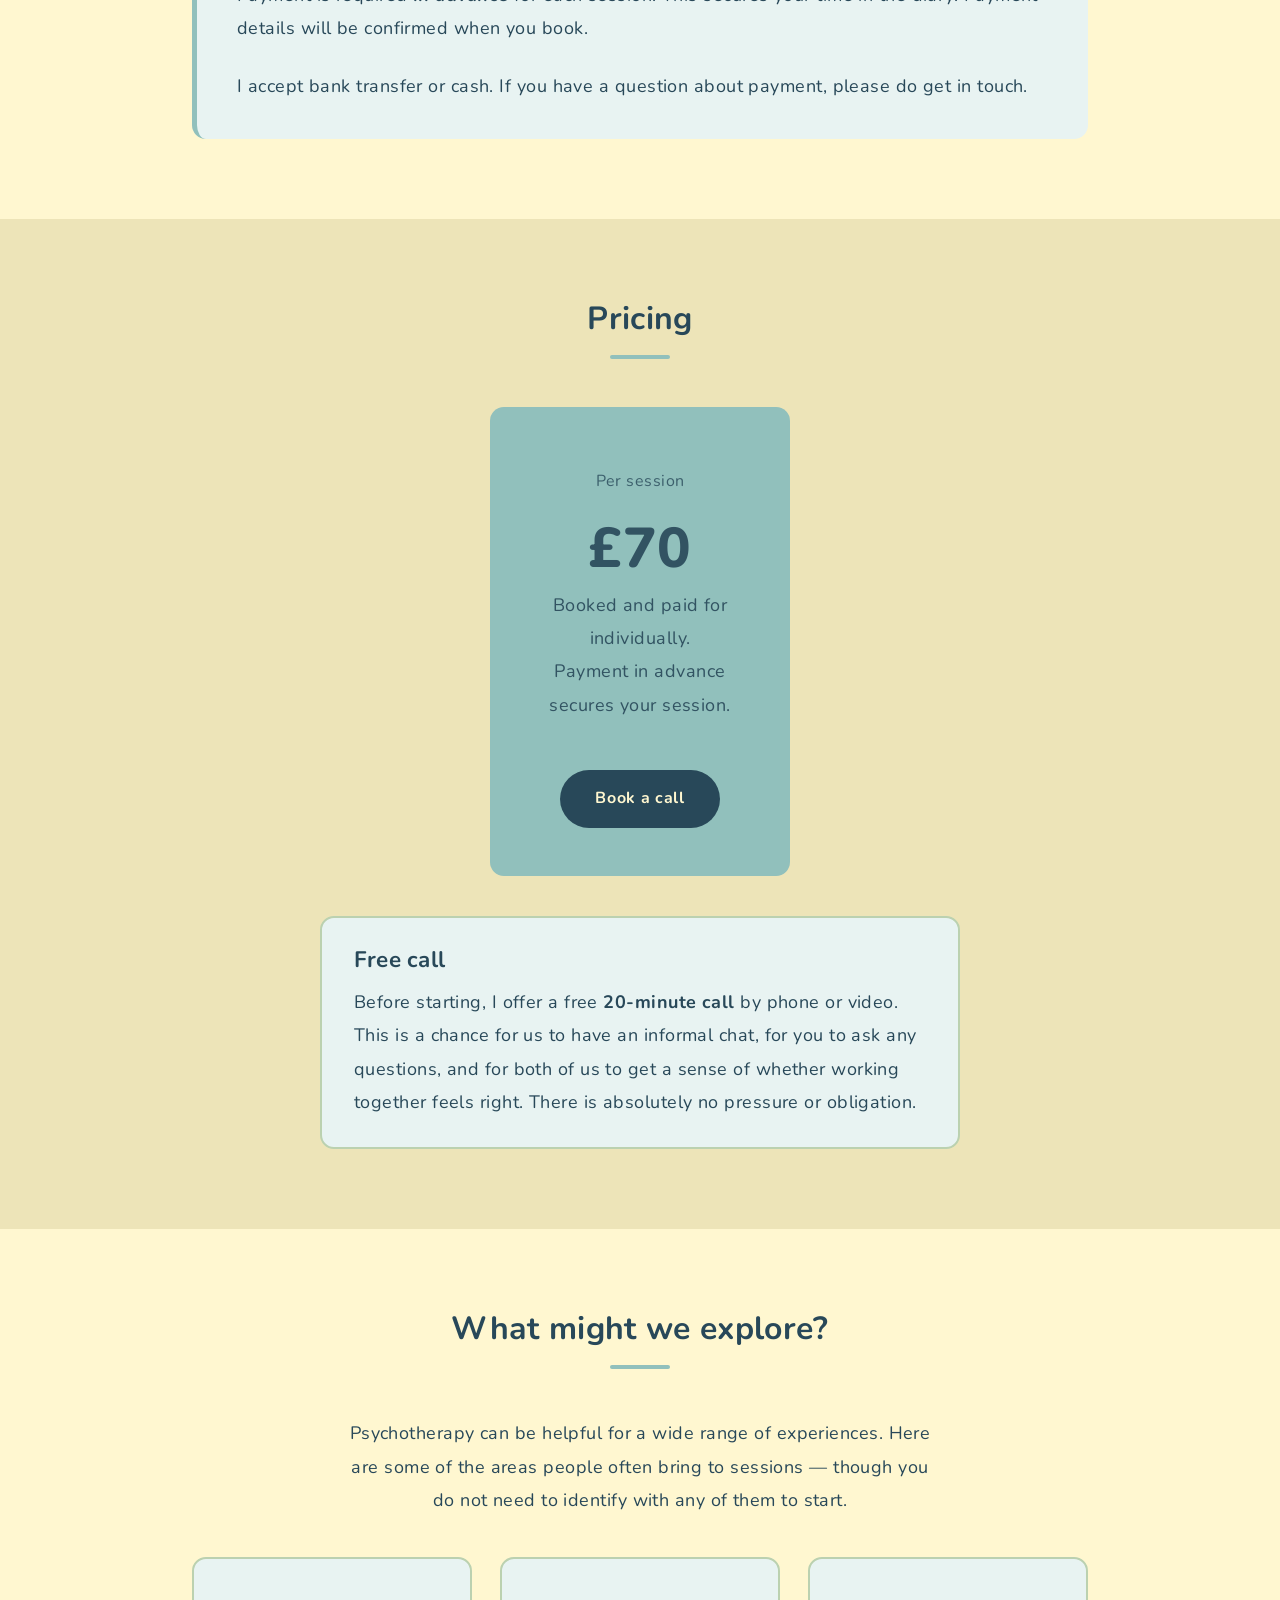
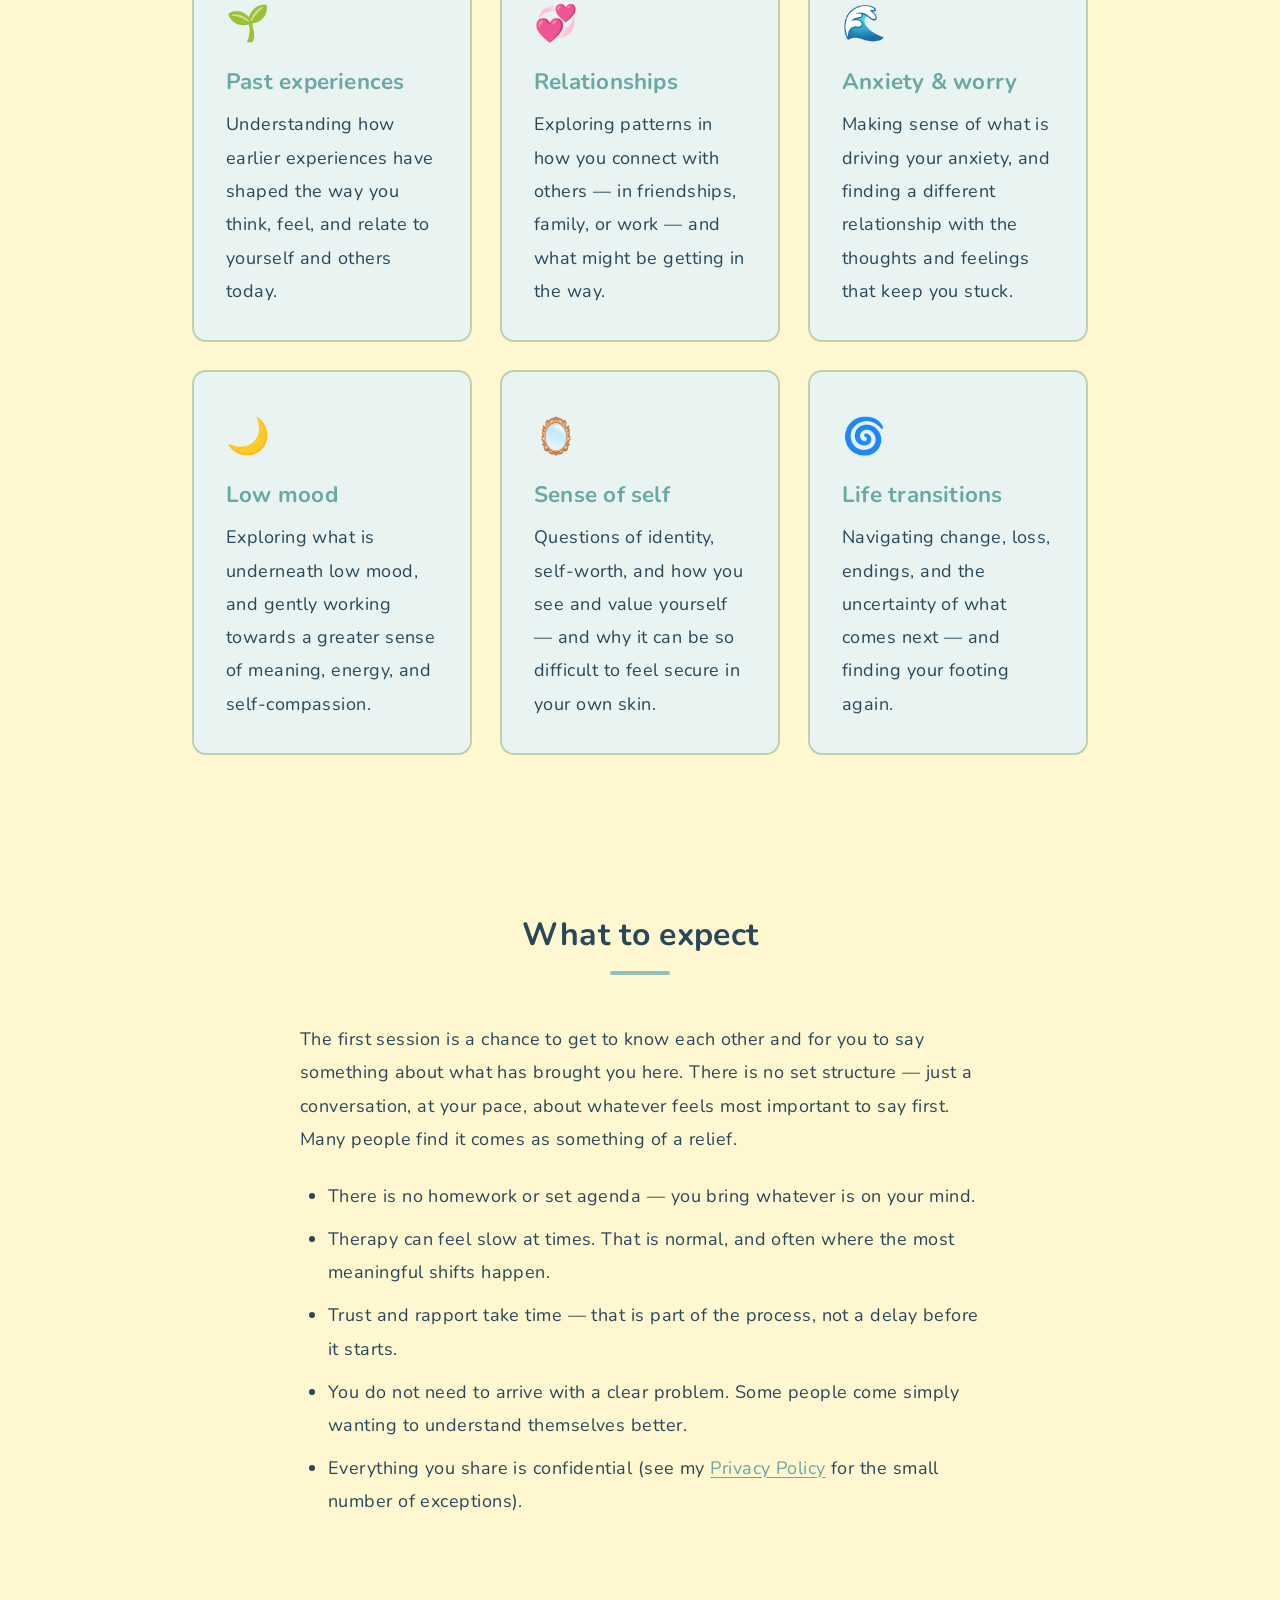
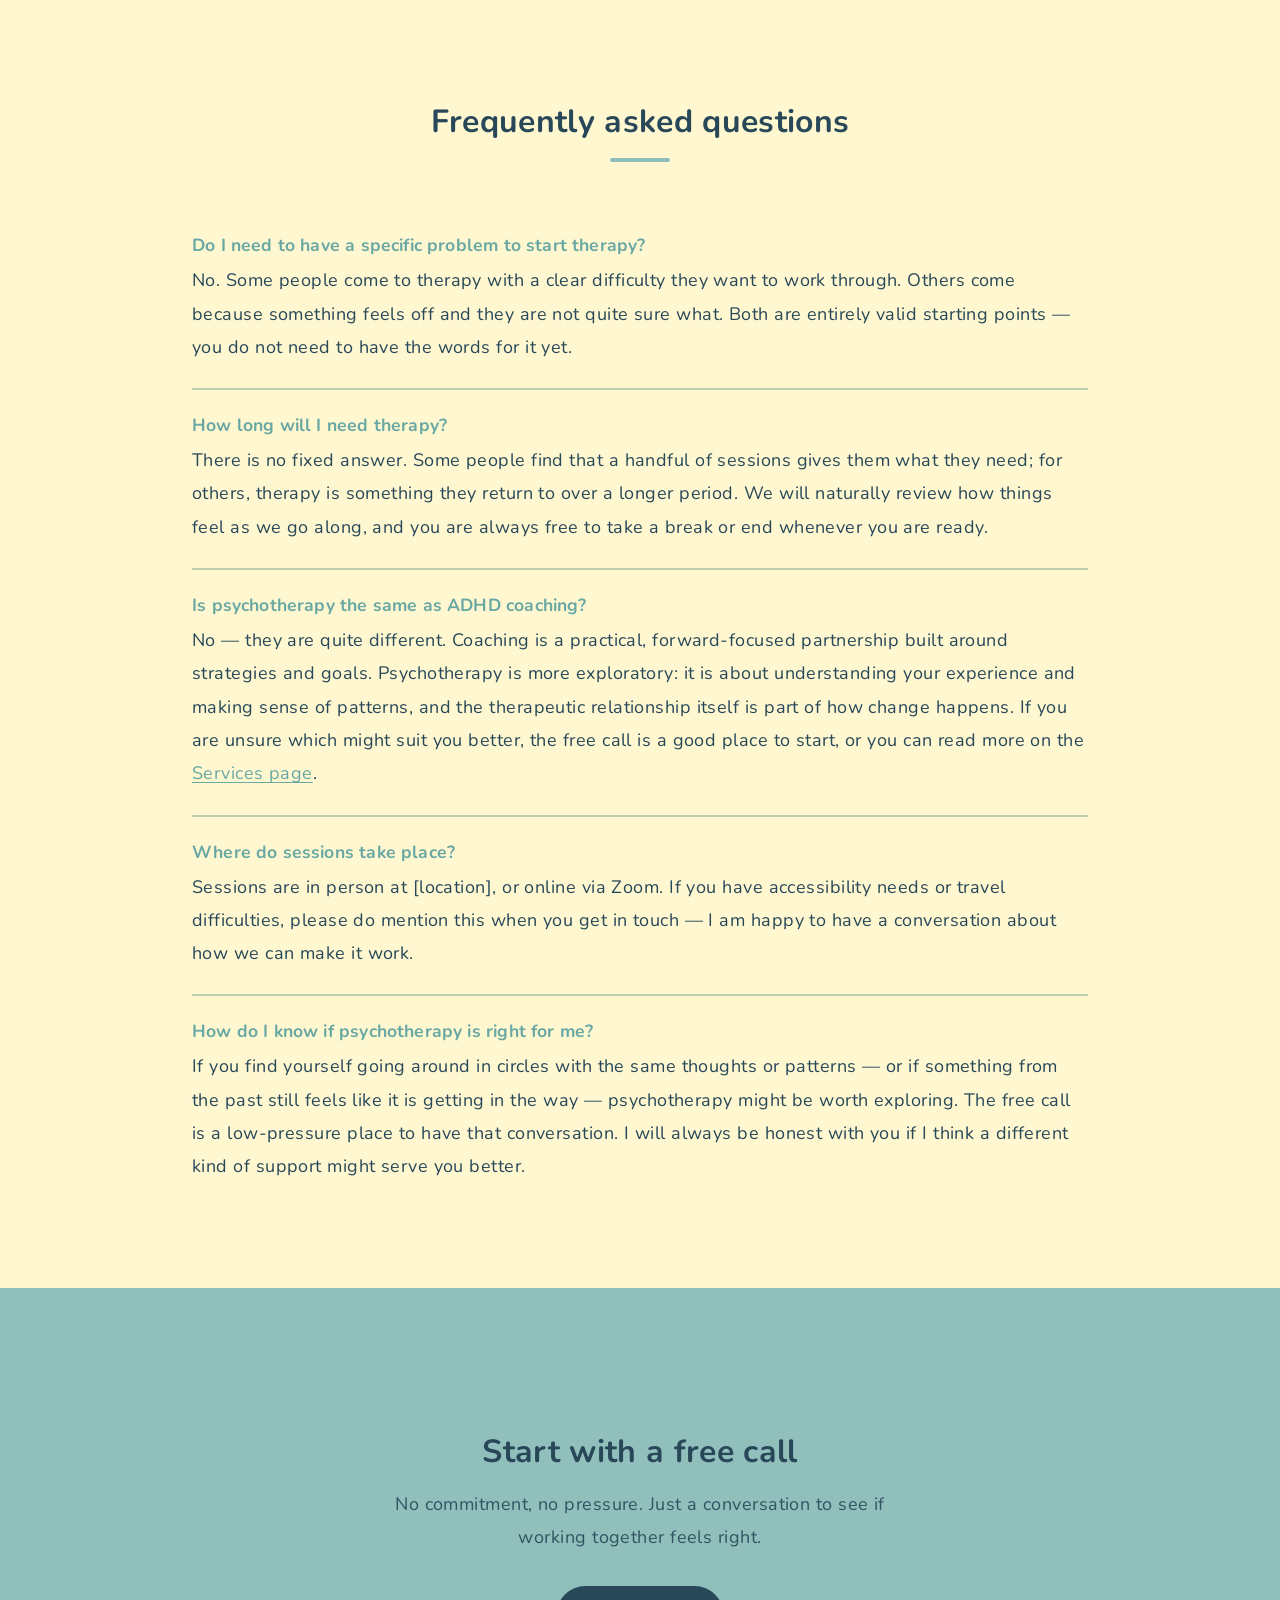
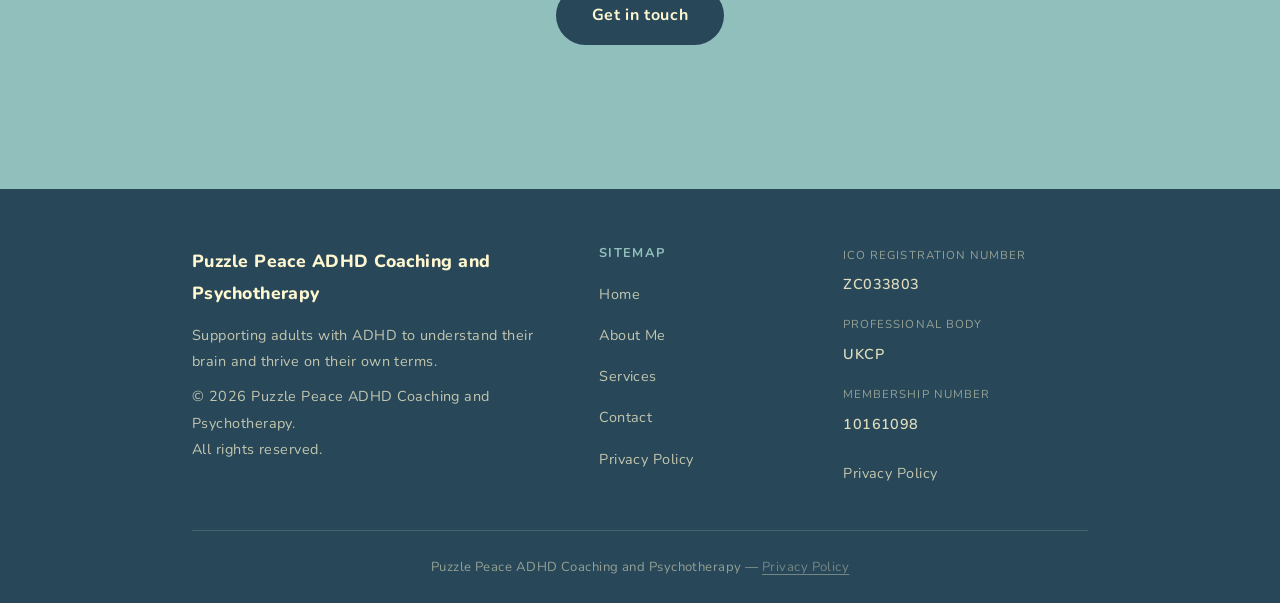
<file: psychotherapy.html>
<!DOCTYPE html>
<html lang="en">
<head>
  <meta charset="UTF-8">
  <meta name="viewport" content="width=device-width, initial-scale=1.0">
  <meta name="description" content="One-to-one person-centred psychotherapy with Puzzle Peace — a space to explore your experience, understand patterns, and find your way forward.">
  <title>Psychotherapy | Puzzle Peace ADHD Coaching and Psychotherapy</title>
  <link rel="icon" type="image/png" href="images/favicon.png">
  <link rel="apple-touch-icon" href="images/favicon.png">
  <link rel="stylesheet" href="css/style.css">
  <!-- Open Graph -->
  <meta property="og:title" content="Psychotherapy | Puzzle Peace ADHD Coaching and Psychotherapy">
  <meta property="og:description" content="One-to-one person-centred psychotherapy — a space to explore your experience, understand patterns, and find your way forward.">
  <meta property="og:type" content="website">
  <meta property="og:url" content="https://www.puzzlepeacecounselling.co.uk/psychotherapy.html">
  <meta property="og:image" content="https://www.puzzlepeacecounselling.co.uk/images/logo.png">
  <meta name="twitter:card" content="summary_large_image">
</head>
<body>

  <!-- ===== HEADER ===== -->
  <header>
    <div class="nav-inner">
      <a href="index.html" class="logo-link" aria-label="Puzzle Peace ADHD Coaching and Psychotherapy — home">
        <img
          src="images/logo.png"
          alt="Puzzle Peace ADHD Coaching and Psychotherapy logo"
          onerror="this.style.display='none'; this.nextElementSibling.style.display='block';">
        <span class="logo-text">Puzzle Peace<br>ADHD Coaching and Psychotherapy</span>
      </a>
      <nav aria-label="Main navigation">
        <button class="menu-toggle" aria-label="Open navigation menu" aria-expanded="false" aria-controls="nav-links">
          <span></span><span></span><span></span>
        </button>
        <ul class="nav-links" id="nav-links" role="list">
          <li><a href="index.html">Home</a></li>
          <li><a href="about.html">About Me</a></li>
          <li><a href="services.html">Services</a></li>
          <li><a href="contact.html">Contact</a></li>
        </ul>
      </nav>
    </div>
  </header>

  <!-- ===== PAGE HEADER ===== -->
  <div class="page-header">
    <h1>Psychotherapy</h1>
    <p>A space to explore, make sense of your experience, and find your way forward.</p>
  </div>

  <!-- ===== INTRO ===== -->
  <section>
    <div class="container">
      <div class="section-title">
        <h2>One-to-one person-centred psychotherapy</h2>
        <span class="rule" aria-hidden="true"></span>
      </div>
      <div style="max-width: 680px; margin: 0 auto 3rem;">
        <p>
          Psychotherapy at Puzzle Peace is one-to-one, open-ended, and led entirely by you.
          Unlike coaching — which is about building strategies and moving forward — therapy
          is a space to slow down, look inward, and understand the experiences and patterns
          that have shaped who you are.
        </p>
        <p>
          The approach is built on the belief that, given the right conditions — genuine
          warmth, empathy, and a space free from judgement — people naturally move towards
          growth and healing. My role is not to direct or advise, but to be fully present
          with you, and to help you feel genuinely heard. The therapeutic relationship is
          not just the container for the work. It is the work.
        </p>
      </div>

      <div class="service-block">
        <h3>Session format</h3>
        <p>
          Each session lasts <strong>one hour</strong> and takes place
          <strong>in person</strong> at my practice in NG11, or <strong>online via Zoom</strong>.
          My practice is quiet, comfortable, and easy to get to.
        </p>
        <p>
          There is no set structure or agenda to each session. You bring whatever
          is on your mind that day — and we follow that.
        </p>
      </div>

      <div class="service-block">
        <h3>Booking sessions</h3>
        <p>
          Psychotherapy sessions are booked on a <strong>session-by-session basis</strong>
          — there is no requirement to commit to a block up front.
        </p>
        <p>
          Sessions are typically arranged <strong>once a week or once a fortnight</strong>,
          depending on what feels right for you. We will naturally review how things are
          going as we work together.
        </p>
      </div>

      <div class="service-block">
        <h3>Payment</h3>
        <p>
          Payment is required <strong>in advance</strong> for each session.
          This secures your time in the diary. Payment details will be confirmed when you book.
        </p>
        <p>
          I accept bank transfer or cash. If you have a question about payment,
          please do get in touch.
        </p>
      </div>

    </div>
  </section>

  <!-- ===== PRICING ===== -->
  <section class="section-alt">
    <div class="container">
      <div class="section-title">
        <h2>Pricing</h2>
        <span class="rule" aria-hidden="true"></span>
      </div>

      <div style="max-width: 300px; margin: 0 auto 2.5rem;">
        <div class="pricing-box">
          <p class="price-label">Per session</p>
          <p class="price">£70</p>
          <p>Booked and paid for individually.<br>Payment in advance secures your session.</p>
          <a href="contact.html" class="btn btn-dark">Book a call</a>
        </div>
      </div>

      <div style="background: var(--off-white); border-radius: var(--radius); padding: 1.75rem 2rem; border: 2px solid var(--sage); max-width: 640px; margin: 0 auto;">
        <h3 style="margin-bottom: 0.75rem;">Free call</h3>
        <p style="max-width: 100%; margin: 0;">
          Before starting, I offer a free <strong>20-minute call</strong>
          by phone or video. This is a chance for us to have an informal chat, for you to
          ask any questions, and for both of us to get a sense of whether working together
          feels right. There is absolutely no pressure or obligation.
        </p>
      </div>
    </div>
  </section>

  <!-- ===== WHAT WE EXPLORE ===== -->
  <section>
    <div class="container">
      <div class="section-title">
        <h2>What might we explore?</h2>
        <span class="rule" aria-hidden="true"></span>
      </div>
      <p style="text-align: center; max-width: 600px; margin: 0 auto 2.5rem;">
        Psychotherapy can be helpful for a wide range of experiences. Here are some of the
        areas people often bring to sessions — though you do not need to identify with any
        of them to start.
      </p>
      <div class="card-grid">
        <div class="card">
          <span class="card-icon" aria-hidden="true">🌱</span>
          <h3>Past experiences</h3>
          <p>
            Understanding how earlier experiences have shaped the way you think,
            feel, and relate to yourself and others today.
          </p>
        </div>
        <div class="card">
          <span class="card-icon" aria-hidden="true">💞</span>
          <h3>Relationships</h3>
          <p>
            Exploring patterns in how you connect with others — in friendships,
            family, or work — and what might be getting in the way.
          </p>
        </div>
        <div class="card">
          <span class="card-icon" aria-hidden="true">🌊</span>
          <h3>Anxiety &amp; worry</h3>
          <p>
            Making sense of what is driving your anxiety, and finding a different
            relationship with the thoughts and feelings that keep you stuck.
          </p>
        </div>
        <div class="card">
          <span class="card-icon" aria-hidden="true">🌙</span>
          <h3>Low mood</h3>
          <p>
            Exploring what is underneath low mood, and gently working towards
            a greater sense of meaning, energy, and self-compassion.
          </p>
        </div>
        <div class="card">
          <span class="card-icon" aria-hidden="true">🪞</span>
          <h3>Sense of self</h3>
          <p>
            Questions of identity, self-worth, and how you see and value yourself —
            and why it can be so difficult to feel secure in your own skin.
          </p>
        </div>
        <div class="card">
          <span class="card-icon" aria-hidden="true">🌀</span>
          <h3>Life transitions</h3>
          <p>
            Navigating change, loss, endings, and the uncertainty of what comes
            next — and finding your footing again.
          </p>
        </div>
      </div>
    </div>
  </section>

  <!-- ===== YOUR FIRST SESSION ===== -->
  <section>
    <div class="container">
      <div class="section-title">
        <h2>What to expect</h2>
        <span class="rule" aria-hidden="true"></span>
      </div>
      <div style="max-width: 680px; margin: 0 auto;">
        <p>
          The first session is a chance to get to know each other and for you to say
          something about what has brought you here. There is no set structure —
          just a conversation, at your pace, about whatever feels most important
          to say first. Many people find it comes as something of a relief.
        </p>
        <ul style="margin-top: 1rem;">
          <li>There is no homework or set agenda — you bring whatever is on your mind.</li>
          <li>Therapy can feel slow at times. That is normal, and often where the most meaningful shifts happen.</li>
          <li>Trust and rapport take time — that is part of the process, not a delay before it starts.</li>
          <li>You do not need to arrive with a clear problem. Some people come simply wanting to understand themselves better.</li>
          <li>Everything you share is confidential (see my <a href="privacy-policy.html">Privacy Policy</a> for the small number of exceptions).</li>
        </ul>
      </div>
    </div>
  </section>

  <!-- ===== FAQ ===== -->
  <section>
    <div class="container">
      <div class="section-title">
        <h2>Frequently asked questions</h2>
        <span class="rule" aria-hidden="true"></span>
      </div>
      <div>
        <div class="faq-item">
          <h3>Do I need to have a specific problem to start therapy?</h3>
          <p>
            No. Some people come to therapy with a clear difficulty they want to work through.
            Others come because something feels off and they are not quite sure what. Both
            are entirely valid starting points — you do not need to have the words for it yet.
          </p>
        </div>
        <div class="faq-item">
          <h3>How long will I need therapy?</h3>
          <p>
            There is no fixed answer. Some people find that a handful of sessions gives them
            what they need; for others, therapy is something they return to over a longer
            period. We will naturally review how things feel as we go along, and you are
            always free to take a break or end whenever you are ready.
          </p>
        </div>
        <div class="faq-item">
          <h3>Is psychotherapy the same as ADHD coaching?</h3>
          <p>
            No — they are quite different. Coaching is a practical, forward-focused partnership
            built around strategies and goals. Psychotherapy is more exploratory: it is about
            understanding your experience and making sense of patterns, and the therapeutic
            relationship itself is part of how change happens. If you are unsure which might
            suit you better, the free call is a good place to start, or you can read more on
            the <a href="services.html">Services page</a>.
          </p>
        </div>
        <div class="faq-item">
          <h3>Where do sessions take place?</h3>
          <p>
            Sessions are in person at [location], or online via Zoom. If you have accessibility
            needs or travel difficulties, please do mention this when you get in touch — I am
            happy to have a conversation about how we can make it work.
          </p>
        </div>
        <div class="faq-item">
          <h3>How do I know if psychotherapy is right for me?</h3>
          <p>
            If you find yourself going around in circles with the same thoughts or patterns —
            or if something from the past still feels like it is getting in the way —
            psychotherapy might be worth exploring. The free call is a low-pressure place
            to have that conversation. I will always be honest with you if I think a
            different kind of support might serve you better.
          </p>
        </div>
      </div>
    </div>
  </section>

  <!-- ===== CTA ===== -->
  <section class="section-teal">
    <div class="container">
      <div class="cta-box">
        <h2>Start with a free call</h2>
        <p>
          No commitment, no pressure. Just a conversation to see if working
          together feels right.
        </p>
        <a href="contact.html" class="btn btn-dark">Get in touch</a>
      </div>
    </div>
  </section>

  <!-- ===== FOOTER ===== -->
  <footer>
    <div class="container">
      <div class="footer-grid">
        <div class="footer-col">
          <span class="footer-brand-name">Puzzle Peace ADHD Coaching and Psychotherapy</span>
          <p>
            Supporting adults with ADHD to understand their brain and
            thrive on their own terms.
          </p>
          <p style="margin-top: 0.5rem;">
            &copy; <span id="year"></span> Puzzle Peace ADHD Coaching and Psychotherapy.<br>
            All rights reserved.
          </p>
        </div>
        <div class="footer-col">
          <h4>Sitemap</h4>
          <ul>
            <li><a href="index.html">Home</a></li>
            <li><a href="about.html">About Me</a></li>
            <li><a href="services.html">Services</a></li>
            <li><a href="contact.html">Contact</a></li>
            <li><a href="privacy-policy.html">Privacy Policy</a></li>
          </ul>
        </div>
        <div class="footer-col">
          <div class="reg-item">
            <span class="reg-label">ICO Registration Number</span>
            <span class="reg-value">ZC033803</span>
          </div>
          <div class="reg-item">
            <span class="reg-label">Professional Body</span>
            <span class="reg-value">UKCP</span>
          </div>
          <div class="reg-item">
            <span class="reg-label">Membership Number</span>
            <span class="reg-value">10161098</span>
          </div>
          <div style="margin-top: 1rem;">
            <a href="privacy-policy.html">Privacy Policy</a>
          </div>
        </div>
      </div>
      <div class="footer-bottom">
        Puzzle Peace ADHD Coaching and Psychotherapy &mdash;
        <a href="privacy-policy.html">Privacy Policy</a>
      </div>
    </div>
  </footer>

  <script src="js/main.js"></script>
  <script>document.getElementById('year').textContent = new Date().getFullYear();</script>
</body>
</html>
</file>
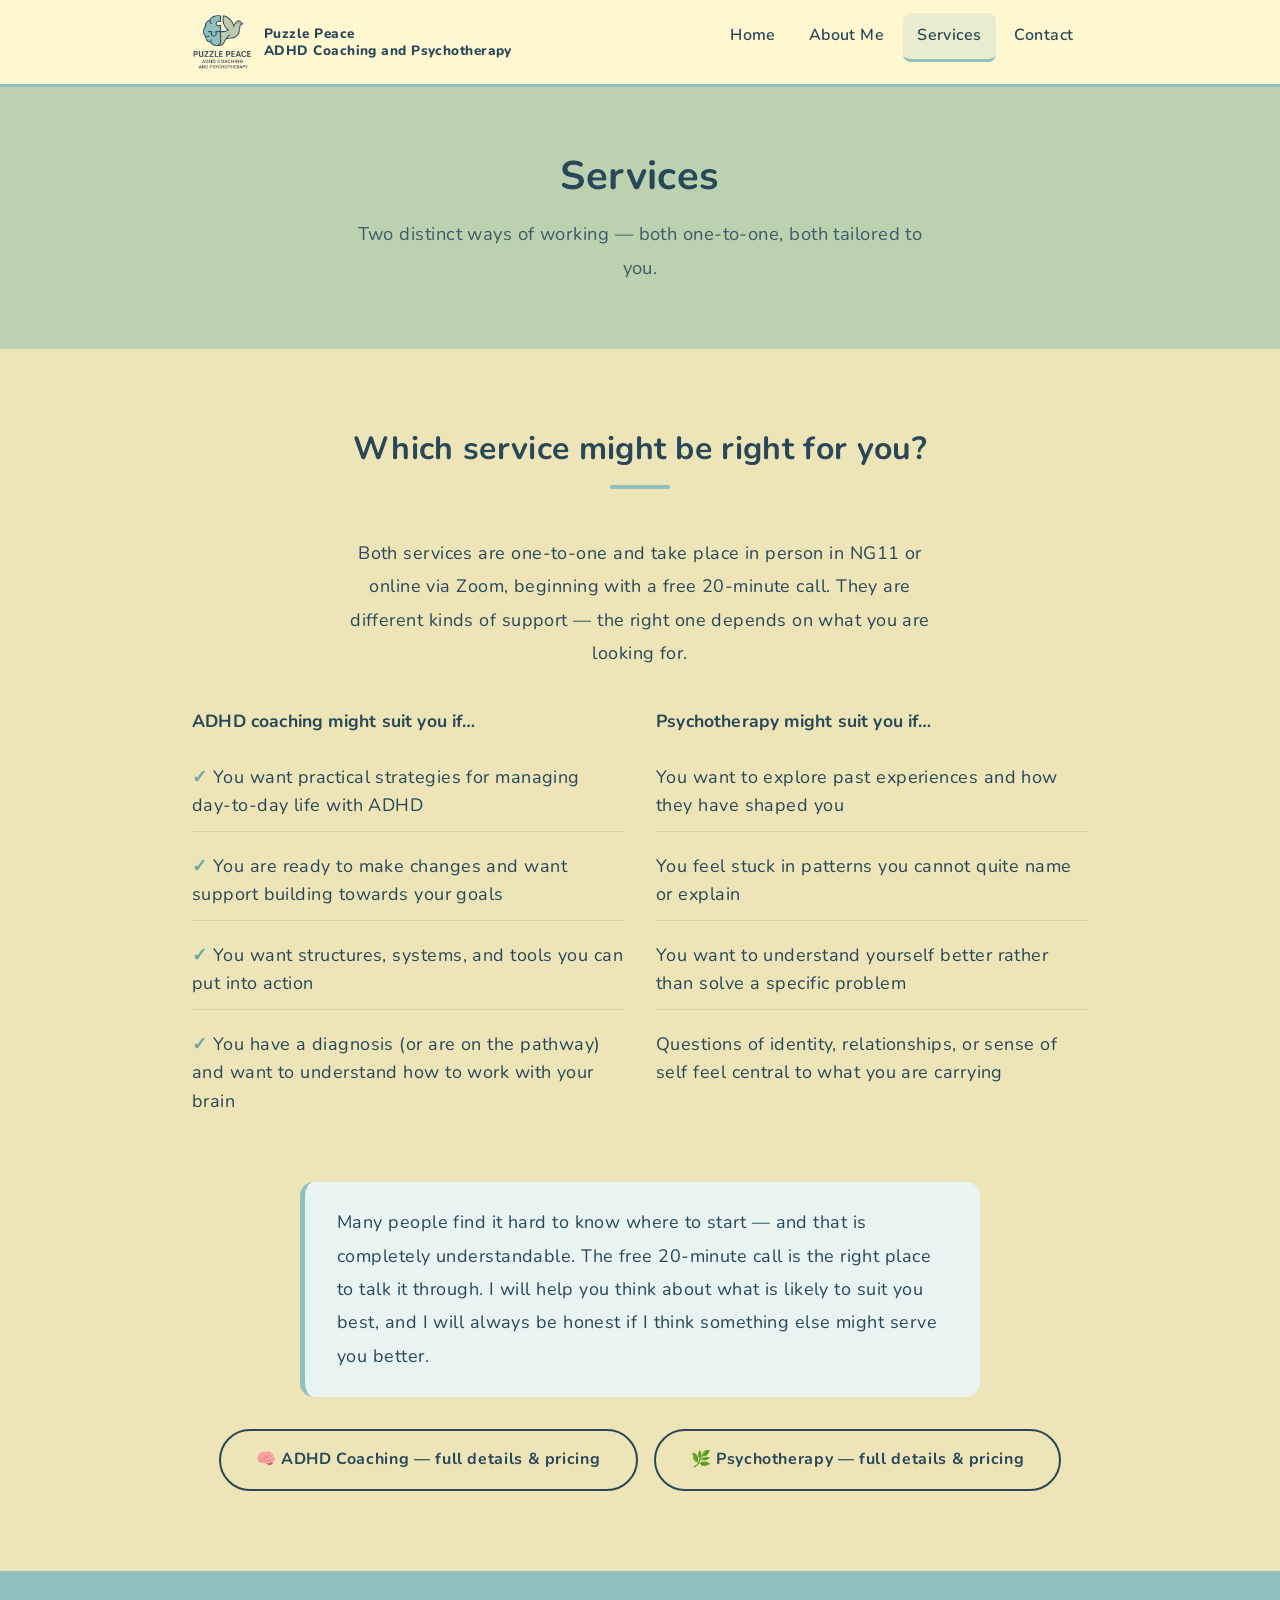
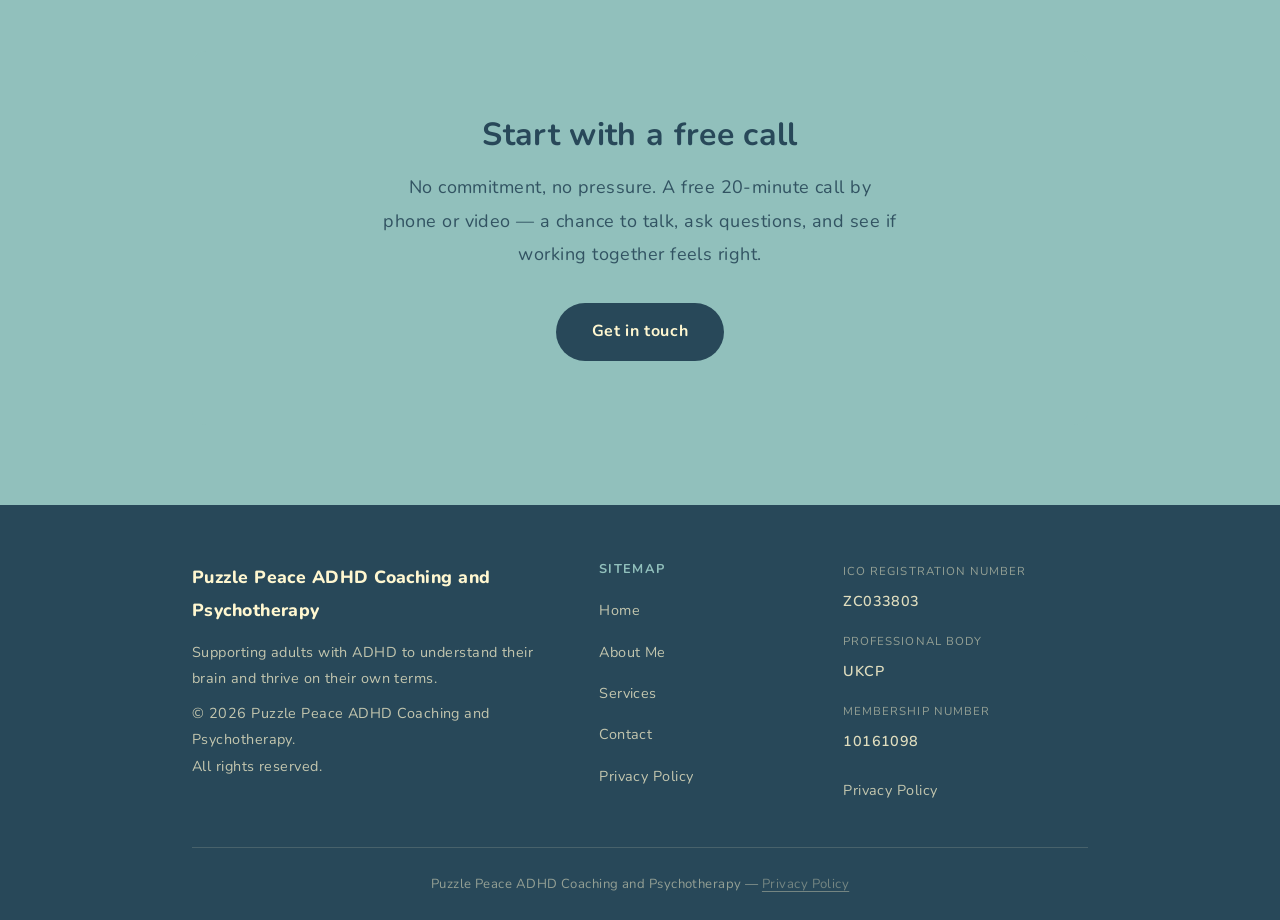
<file: services.html>
<!DOCTYPE html>
<html lang="en">
<head>
  <meta charset="UTF-8">
  <meta name="viewport" content="width=device-width, initial-scale=1.0">
  <meta name="description" content="Puzzle Peace offers two one-to-one services: ADHD coaching and person-centred psychotherapy. Find out which might be right for you.">
  <title>Services | Puzzle Peace ADHD Coaching and Psychotherapy</title>
  <link rel="icon" type="image/png" href="images/favicon.png">
  <link rel="apple-touch-icon" href="images/favicon.png">
  <link rel="stylesheet" href="css/style.css">
  <!-- Open Graph -->
  <meta property="og:title" content="Services | Puzzle Peace ADHD Coaching and Psychotherapy">
  <meta property="og:description" content="Two distinct one-to-one services: ADHD coaching and person-centred psychotherapy. Find out which might be right for you.">
  <meta property="og:type" content="website">
  <meta property="og:url" content="https://www.puzzlepeacecounselling.co.uk/services.html">
  <meta property="og:image" content="https://www.puzzlepeacecounselling.co.uk/images/logo.png">
  <meta name="twitter:card" content="summary_large_image">
</head>
<body>

  <!-- ===== HEADER ===== -->
  <header>
    <div class="nav-inner">
      <a href="index.html" class="logo-link" aria-label="Puzzle Peace ADHD Coaching and Psychotherapy — home">
        <img
          src="images/logo.png"
          alt="Puzzle Peace ADHD Coaching and Psychotherapy logo"
          onerror="this.style.display='none'; this.nextElementSibling.style.display='block';">
        <span class="logo-text">Puzzle Peace<br>ADHD Coaching and Psychotherapy</span>
      </a>
      <nav aria-label="Main navigation">
        <button class="menu-toggle" aria-label="Open navigation menu" aria-expanded="false" aria-controls="nav-links">
          <span></span><span></span><span></span>
        </button>
        <ul class="nav-links" id="nav-links" role="list">
          <li><a href="index.html">Home</a></li>
          <li><a href="about.html">About Me</a></li>
          <li><a href="services.html">Services</a></li>
          <li><a href="contact.html">Contact</a></li>
        </ul>
      </nav>
    </div>
  </header>

  <!-- ===== PAGE HEADER ===== -->
  <div class="page-header">
    <h1>Services</h1>
    <p>Two distinct ways of working — both one-to-one, both tailored to you.</p>
  </div>

  <!-- ===== WHICH IS RIGHT FOR YOU? ===== -->
  <section class="section-alt">
    <div class="container">
      <div class="section-title">
        <h2>Which service might be right for you?</h2>
        <span class="rule" aria-hidden="true"></span>
      </div>
      <p style="text-align: center; max-width: 600px; margin: 0 auto 2.5rem;">
        Both services are one-to-one and take place in person in NG11 or online via Zoom,
        beginning with a free 20-minute call. They are different kinds of support — the
        right one depends on what you are looking for.
      </p>

      <div class="not-grid">
        <div class="not-col is-col">
          <h3>ADHD coaching might suit you if&hellip;</h3>
          <ul>
            <li>You want practical strategies for managing day-to-day life with ADHD</li>
            <li>You are ready to make changes and want support building towards your goals</li>
            <li>You want structures, systems, and tools you can put into action</li>
            <li>You have a diagnosis (or are on the pathway) and want to understand how to work with your brain</li>
          </ul>
        </div>
        <div class="not-col">
          <h3>Psychotherapy might suit you if&hellip;</h3>
          <ul>
            <li>You want to explore past experiences and how they have shaped you</li>
            <li>You feel stuck in patterns you cannot quite name or explain</li>
            <li>You want to understand yourself better rather than solve a specific problem</li>
            <li>Questions of identity, relationships, or sense of self feel central to what you are carrying</li>
          </ul>
        </div>
      </div>

      <div style="background: var(--off-white); border-radius: var(--radius); padding: 1.5rem 2rem; margin-top: 2rem; border-left: 5px solid var(--teal); max-width: 680px; margin-left: auto; margin-right: auto;">
        <p style="max-width: 100%; margin: 0;">
          Many people find it hard to know where to start — and that is completely
          understandable. The free 20-minute call is the right place to talk it through.
          I will help you think about what is likely to suit you best, and I will always
          be honest if I think something else might serve you better.
        </p>
      </div>
      <div style="display: flex; gap: 1rem; justify-content: center; margin-top: 2rem; flex-wrap: wrap;">
        <a href="adhd-coaching.html" class="btn btn-outline">🧠 ADHD Coaching — full details &amp; pricing</a>
        <a href="psychotherapy.html" class="btn btn-outline">🌿 Psychotherapy — full details &amp; pricing</a>
      </div>
    </div>
  </section>

  <!-- ===== CTA ===== -->
  <section class="section-teal">
    <div class="container">
      <div class="cta-box">
        <h2>Start with a free call</h2>
        <p>
          No commitment, no pressure. A free 20-minute call by phone or video —
          a chance to talk, ask questions, and see if working together feels right.
        </p>
        <a href="contact.html" class="btn btn-dark">Get in touch</a>
      </div>
    </div>
  </section>

  <!-- ===== FOOTER ===== -->
  <footer>
    <div class="container">
      <div class="footer-grid">
        <div class="footer-col">
          <span class="footer-brand-name">Puzzle Peace ADHD Coaching and Psychotherapy</span>
          <p>
            Supporting adults with ADHD to understand their brain and
            thrive on their own terms.
          </p>
          <p style="margin-top: 0.5rem;">
            &copy; <span id="year"></span> Puzzle Peace ADHD Coaching and Psychotherapy.<br>
            All rights reserved.
          </p>
        </div>
        <div class="footer-col">
          <h4>Sitemap</h4>
          <ul>
            <li><a href="index.html">Home</a></li>
            <li><a href="about.html">About Me</a></li>
            <li><a href="services.html">Services</a></li>
            <li><a href="contact.html">Contact</a></li>
            <li><a href="privacy-policy.html">Privacy Policy</a></li>
          </ul>
        </div>
        <div class="footer-col">
          <div class="reg-item">
            <span class="reg-label">ICO Registration Number</span>
            <span class="reg-value">ZC033803</span>
          </div>
          <div class="reg-item">
            <span class="reg-label">Professional Body</span>
            <span class="reg-value">UKCP</span>
          </div>
          <div class="reg-item">
            <span class="reg-label">Membership Number</span>
            <span class="reg-value">10161098</span>
          </div>
          <div style="margin-top: 1rem;">
            <a href="privacy-policy.html">Privacy Policy</a>
          </div>
        </div>
      </div>
      <div class="footer-bottom">
        Puzzle Peace ADHD Coaching and Psychotherapy &mdash;
        <a href="privacy-policy.html">Privacy Policy</a>
      </div>
    </div>
  </footer>

  <script src="js/main.js"></script>
  <script>document.getElementById('year').textContent = new Date().getFullYear();</script>
</body>
</html>
</file>
<file: css/style.css>
/* ============================================================
   PUZZLE PEACE ADHD COACHING — Main Stylesheet
   Dyslexia-friendly: Nunito font, cream background,
   generous spacing, left-aligned text, 65ch line length
   ============================================================ */

@import url('https://fonts.googleapis.com/css2?family=Nunito:ital,wght@0,400;0,500;0,600;0,700;0,800;1,400&display=swap');

/* --- Variables --- */
:root {
  --bg:         #fff7d0;
  --bg-alt:     #ede4b8;
  --teal:       #91c0bc;
  --teal-dark:  #6aa8a4;
  --sage:       #bbd1b0;
  --sage-dark:  #9dba91;
  --text:       #284859;
  --text-muted: #3d6275;
  --off-white:  #e8f3f2;
  --max-width:  960px;
  --radius:     14px;
  --section-pad: 5rem;
}

/* --- Reset --- */
*, *::before, *::after { box-sizing: border-box; margin: 0; padding: 0; }
html { scroll-behavior: smooth; }

body {
  font-family: 'Nunito', 'Segoe UI', Arial, sans-serif;
  background-color: var(--bg);
  color: var(--text);
  font-size: 1.125rem;    /* 18px */
  line-height: 1.85;
  letter-spacing: 0.025em;
}

/* --- Typography --- */
h1, h2, h3, h4 {
  line-height: 1.25;
  margin-bottom: 1rem;
  font-weight: 700;
  letter-spacing: 0.01em;
}
h1 { font-size: 2.5rem; }
h2 { font-size: 2rem; }
h3 { font-size: 1.4rem; }
h4 { font-size: 1.05rem; font-weight: 700; }

p {
  margin-bottom: 1.5rem;
  max-width: 65ch;   /* optimal reading line length */
}
p:last-child { margin-bottom: 0; }

a { color: var(--teal-dark); text-decoration: underline; text-underline-offset: 3px; }
a:hover { color: var(--text); }

ul, ol { padding-left: 1.75rem; margin-bottom: 1.5rem; }
li { margin-bottom: 0.6rem; line-height: 1.85; }
strong { font-weight: 700; }

/* --- Layout --- */
.container {
  max-width: var(--max-width);
  margin: 0 auto;
  padding: 0 2rem;
}
section { padding: var(--section-pad) 0; }

/* --- HEADER / NAV --- */
header {
  background: var(--bg);
  border-bottom: 3px solid var(--teal);
  position: sticky;
  top: 0;
  z-index: 200;
}

.nav-inner {
  max-width: var(--max-width);
  margin: 0 auto;
  padding: 0.75rem 2rem;
  display: flex;
  align-items: center;
  justify-content: space-between;
}

.logo-link {
  display: flex;
  align-items: center;
  gap: 0.75rem;
  text-decoration: none;
  flex-shrink: 0;
}

.logo-link img { height: 60px; width: auto; display: block; }

.logo-text {
  font-size: 0.85rem;
  font-weight: 800;
  color: var(--text);
  line-height: 1.25;
  display: block; /* always visible alongside logo */
}

nav { display: flex; align-items: center; }

.nav-links {
  list-style: none;
  display: flex;
  gap: 0.25rem;
  padding: 0;
  margin: 0;
}

.nav-links a {
  display: block;
  color: var(--text);
  text-decoration: none;
  font-weight: 600;
  font-size: 1rem;
  padding: 0.5rem 0.9rem;
  border-radius: 8px;
  border-bottom: 3px solid transparent;
  transition: background 0.15s;
}

.nav-links a:hover,
.nav-links a.active {
  background: rgba(145, 192, 188, 0.2);
  border-bottom-color: var(--teal);
  color: var(--text);
}

/* Hamburger */
.menu-toggle {
  display: none;
  flex-direction: column;
  gap: 5px;
  background: none;
  border: 2px solid var(--text);
  border-radius: 8px;
  padding: 0.45rem 0.6rem;
  cursor: pointer;
}
.menu-toggle span {
  display: block;
  width: 22px;
  height: 2.5px;
  background: var(--text);
  border-radius: 2px;
}

/* --- HERO --- */
.hero-logo {
  display: block;
  margin: 0 auto 2.5rem;
  max-width: 240px;
  width: 55%;
  height: auto;
  filter: drop-shadow(0 4px 16px rgba(40, 72, 89, 0.18));
}

.hero {
  background: var(--teal);
  padding: 5.5rem 2rem;
  text-align: center;
}
.hero-brand {
  font-size: 1rem;
  font-weight: 700;
  letter-spacing: 0.15em;
  text-transform: uppercase;
  color: var(--text);
  opacity: 0.7;
  margin: 0 auto 1rem;
  max-width: 100%;
}
.hero h1 {
  color: var(--text);
  font-size: 2.9rem;
  max-width: 700px;
  margin: 0 auto 1.25rem;
}
.hero p {
  color: var(--text);
  font-size: 1.2rem;
  max-width: 580px;
  margin: 0 auto 2.25rem;
  opacity: 0.9;
}

/* --- BUTTONS --- */
.btn {
  display: inline-block;
  padding: 0.9rem 2.2rem;
  border-radius: 50px;
  font-size: 1rem;
  font-weight: 700;
  font-family: 'Nunito', sans-serif;
  text-decoration: none;
  cursor: pointer;
  border: none;
  letter-spacing: 0.04em;
  transition: transform 0.15s, box-shadow 0.15s;
}
.btn:hover {
  transform: translateY(-2px);
  box-shadow: 0 6px 18px rgba(40, 72, 89, 0.25);
  text-decoration: none;
}
.btn-dark  { background: var(--text); color: var(--bg); }
.btn-dark:hover { color: var(--bg); }
.btn-outline {
  background: transparent;
  color: var(--text);
  border: 2.5px solid var(--text);
}
.btn-outline:hover { background: rgba(40, 72, 89, 0.08); color: var(--text); }
.btn-teal  { background: var(--teal); color: var(--text); }
.btn-sage  { background: var(--sage); color: var(--text); }

.btn-group {
  display: flex;
  gap: 1rem;
  flex-wrap: wrap;
  justify-content: center;
}

/* --- PAGE HEADER (inner pages) --- */
.page-header {
  background: var(--sage);
  padding: 4rem 2rem;
  text-align: center;
}
.page-header h1 { color: var(--text); }
.page-header p {
  color: var(--text);
  font-size: 1.15rem;
  max-width: 600px;
  margin: 0.5rem auto 0;
  opacity: 0.85;
}

/* --- SECTION BACKGROUNDS --- */
.section-sage { background: var(--sage); }
.section-teal { background: var(--teal); }
.section-alt  { background: var(--bg-alt); }

/* --- SECTION TITLE --- */
.section-title {
  text-align: center;
  margin-bottom: 3rem;
}
.section-title .rule {
  display: block;
  width: 60px;
  height: 4px;
  background: var(--teal);
  margin: 0.75rem auto 0;
  border-radius: 3px;
}
.section-sage .section-title .rule,
.section-teal .section-title .rule { background: var(--text); }

/* --- CARDS --- */
.card-grid {
  display: grid;
  grid-template-columns: repeat(auto-fit, minmax(255px, 1fr));
  gap: 1.75rem;
}
.card {
  background: var(--off-white);
  border-radius: var(--radius);
  padding: 2rem;
  border: 2px solid var(--sage);
}
.card-icon { font-size: 2.2rem; margin-bottom: 0.75rem; display: block; }
.card h3 { color: var(--teal-dark); margin-bottom: 0.75rem; }
.card p { margin-bottom: 0; max-width: 100%; }

/* --- TWO COLUMN --- */
.two-col {
  display: grid;
  grid-template-columns: 1fr 1fr;
  gap: 3.5rem;
  align-items: center;
}
.photo-placeholder {
  width: 100%;
  aspect-ratio: 3 / 4;
  background: var(--sage);
  border-radius: var(--radius);
  display: flex;
  align-items: center;
  justify-content: center;
  color: var(--text);
  font-size: 0.9rem;
  font-weight: 600;
  opacity: 0.65;
  border: 2px dashed var(--sage-dark);
  text-align: center;
  padding: 1rem;
}

/* --- STEPS (How it works) --- */
.steps {
  display: grid;
  grid-template-columns: repeat(auto-fit, minmax(200px, 1fr));
  gap: 1.5rem;
  counter-reset: step;
}
.step {
  background: var(--off-white);
  border-radius: var(--radius);
  padding: 2rem;
  border: 2px solid var(--sage);
  position: relative;
  padding-top: 3.5rem;
}
.step::before {
  counter-increment: step;
  content: counter(step);
  position: absolute;
  top: -1rem;
  left: 1.5rem;
  width: 2rem;
  height: 2rem;
  background: var(--teal-dark);
  color: var(--bg);
  font-weight: 800;
  font-size: 1rem;
  border-radius: 50%;
  display: flex;
  align-items: center;
  justify-content: center;
}
.step h3 { margin-bottom: 0.5rem; font-size: 1.1rem; }
.step p { margin-bottom: 0; max-width: 100%; font-size: 0.95rem; }

/* --- SERVICE BLOCKS --- */
.service-block {
  background: var(--off-white);
  border-radius: var(--radius);
  padding: 2.25rem 2.5rem;
  margin-bottom: 1.75rem;
  border-left: 5px solid var(--teal);
}
.service-block:last-child { margin-bottom: 0; }
.service-block h3 { color: var(--teal-dark); margin-bottom: 0.75rem; }
.service-block p, .service-block ul { max-width: 100%; }

/* --- PRICING GRID --- */
.pricing-grid {
  display: grid;
  grid-template-columns: repeat(3, 1fr);
  gap: 1.5rem;
  margin-bottom: 2rem;
}

/* --- PRICING BOX --- */
.pricing-box {
  background: var(--teal);
  border-radius: var(--radius);
  padding: 3rem 2rem;
  text-align: center;
  margin: 2rem 0;
}
.pricing-box .price {
  font-size: 3.5rem;
  font-weight: 800;
  color: var(--text);
  line-height: 1;
  margin: 0.5rem 0;
}
.pricing-box .price-label { font-size: 1rem; color: var(--text); opacity: 0.8; }
.pricing-box p { max-width: 100%; color: var(--text); margin-top: 0.75rem; opacity: 0.9; }
.pricing-box .btn { margin-top: 1.5rem; }

/* --- FAQ --- */
.faq-item {
  border-bottom: 2px solid var(--sage);
  padding: 1.5rem 0;
}
.faq-item:last-child { border-bottom: none; }
.faq-item h3 { font-size: 1.1rem; margin-bottom: 0.5rem; color: var(--teal-dark); }
.faq-item p { margin-bottom: 0; max-width: 100%; }

/* --- CTA BOX --- */
.cta-box {
  background: var(--teal);
  border-radius: var(--radius);
  padding: 4rem 2rem;
  text-align: center;
}
.cta-box h2 { color: var(--text); margin-bottom: 1rem; }
.cta-box p { color: var(--text); max-width: 520px; margin: 0 auto 2rem; opacity: 0.9; }

/* --- CONTACT --- */
.contact-method {
  background: var(--off-white);
  border-radius: var(--radius);
  padding: 2.5rem;
  border: 2px solid var(--sage);
  margin-bottom: 2rem;
}
.contact-method h3 { color: var(--teal-dark); margin-bottom: 0.5rem; }
.email-link {
  font-size: 1rem;
  font-weight: 700;
  display: inline-block;
  margin: 0.5rem 0 1rem;
  overflow-wrap: break-word;
  word-break: break-all;
}
.gdpr-box {
  background: var(--bg-alt);
  border-left: 5px solid var(--sage-dark);
  border-radius: 0 var(--radius) var(--radius) 0;
  padding: 1.5rem 1.75rem;
  margin-top: 1.75rem;
}
.gdpr-box h4 { color: var(--text); margin-bottom: 0.5rem; }
.gdpr-box p {
  font-size: 0.9rem;
  color: var(--text-muted);
  max-width: 100%;
  margin-bottom: 0.4rem;
}

/* --- PRIVACY POLICY --- */
.policy-section {
  padding-top: 2rem;
  margin-top: 2rem;
  border-top: 2px solid var(--sage);
}
.policy-section:first-child { border-top: none; margin-top: 0; padding-top: 0; }
.policy-section h2 { font-size: 1.4rem; color: var(--teal-dark); }
.policy-section p,
.policy-section ul { max-width: 100%; }

/* --- FOOTER --- */
footer {
  background: var(--text);
  color: var(--bg);
  padding: 3.5rem 0 1.5rem;
}
.footer-grid {
  display: grid;
  grid-template-columns: 1.8fr 1fr 1.2fr;
  gap: 2.5rem;
  padding-bottom: 2.5rem;
  border-bottom: 1px solid rgba(255, 247, 208, 0.15);
}
.footer-brand-name {
  font-size: 1.1rem;
  font-weight: 800;
  color: var(--bg);
  display: block;
  margin-bottom: 0.75rem;
  text-decoration: none;
}
.footer-col p {
  color: var(--bg);
  opacity: 0.72;
  font-size: 0.9rem;
  max-width: 100%;
  margin-bottom: 0.5rem;
}
.footer-col h4 {
  color: var(--teal);
  font-size: 0.8rem;
  text-transform: uppercase;
  letter-spacing: 0.1em;
  margin-bottom: 1rem;
}
.footer-col ul { list-style: none; padding: 0; margin: 0; }
.footer-col ul li { margin-bottom: 0.5rem; }
.footer-col a {
  color: var(--bg);
  text-decoration: none;
  opacity: 0.72;
  font-size: 0.9rem;
  transition: opacity 0.15s;
}
.footer-col a:hover { opacity: 1; text-decoration: underline; }

.reg-item { margin-bottom: 0.85rem; }
.reg-label {
  display: block;
  font-size: 0.72rem;
  text-transform: uppercase;
  letter-spacing: 0.09em;
  color: var(--bg);
  opacity: 0.5;
  margin-bottom: 0.1rem;
}
.reg-value {
  font-size: 0.9rem;
  color: var(--bg);
  font-weight: 600;
  opacity: 0.85;
}

.footer-bottom {
  padding-top: 1.5rem;
  text-align: center;
  font-size: 0.82rem;
  color: var(--bg);
  opacity: 0.5;
}
.footer-bottom a { color: var(--bg); opacity: 0.7; }
.footer-bottom a:hover { opacity: 1; }

/* --- NAV CTA BUTTON --- */
.nav-links .nav-cta {
  background: var(--text);
  color: var(--bg) !important;
  border-radius: 50px;
  padding: 0.45rem 1.1rem !important;
  border-bottom: none !important;
  margin-left: 0.5rem;
  transition: background 0.15s;
}
.nav-links .nav-cta:hover {
  background: var(--teal-dark);
  color: var(--bg) !important;
  border-bottom: none !important;
}

/* --- TESTIMONIALS --- */
.testimonial-grid {
  display: grid;
  grid-template-columns: repeat(auto-fit, minmax(280px, 1fr));
  gap: 1.75rem;
}
blockquote.testimonial {
  background: var(--off-white);
  border-radius: var(--radius);
  padding: 2.25rem 2rem 1.75rem;
  border: 2px solid var(--sage);
  position: relative;
}
blockquote.testimonial::before {
  content: '\201C';
  font-size: 4.5rem;
  line-height: 1;
  color: var(--teal);
  position: absolute;
  top: 0.25rem;
  left: 1.25rem;
  font-family: Georgia, serif;
  pointer-events: none;
}
blockquote.testimonial p {
  padding-top: 1.75rem;
  max-width: 100%;
  font-style: italic;
  margin-bottom: 1.25rem;
  line-height: 1.75;
}
blockquote.testimonial footer {
  font-weight: 700;
  font-size: 0.9rem;
  color: var(--teal-dark);
  font-style: normal;
}

/* --- WHAT COACHING IS NOT --- */
.not-grid {
  display: grid;
  grid-template-columns: 1fr 1fr;
  gap: 2rem;
  margin-top: 1rem;
}
.not-col h3 {
  margin-bottom: 1.25rem;
  font-size: 1.1rem;
}
.not-col ul {
  list-style: none;
  padding: 0;
}
.not-col ul li {
  padding: 0.65rem 0;
  border-bottom: 1px solid rgba(40, 72, 89, 0.12);
  line-height: 1.6;
}
.not-col ul li:last-child { border-bottom: none; }
.not-col.is-col li::before   { content: '✓  '; color: var(--teal-dark); font-weight: 800; }
.not-col.not-col-x li::before { content: '✕  '; color: var(--text); opacity: 0.45; font-weight: 800; }

/* --- BENEFIT SECTION --- */
.benefit-content {
  max-width: 560px;
  margin: 0 auto;
  text-align: center;
}
.benefit-intro {
  font-size: 1.15rem;
  font-weight: 600;
  color: var(--text);
  margin-bottom: 0.5rem;
  max-width: 100%;
}
.benefit-list {
  list-style: none;
  padding: 0;
  margin: 0 0 2rem;
  text-align: left;
}
.benefit-list li {
  padding: 0.85rem 0;
  border-bottom: 2px solid rgba(40, 72, 89, 0.15);
  font-size: 1.05rem;
  margin-bottom: 0;
  line-height: 1.6;
}
.benefit-list li:last-child {
  border-bottom: none;
}
.benefit-closing {
  font-style: italic;
  opacity: 0.85;
  margin-bottom: 2rem;
  max-width: 100%;
}

/* --- SESSION WALKTHROUGH --- */
.session-steps {
  display: grid;
  grid-template-columns: repeat(5, 1fr);
  gap: 1.25rem;
  counter-reset: session-step;
}
.session-step {
  background: var(--off-white);
  border-radius: var(--radius);
  padding: 1.25rem 1.1rem 1.25rem;
  border: 2px solid var(--sage);
  position: relative;
  padding-top: 3rem;
}
.session-step::before {
  counter-increment: session-step;
  content: counter(session-step);
  position: absolute;
  top: -1rem;
  left: 1.25rem;
  width: 2rem;
  height: 2rem;
  background: var(--teal-dark);
  color: var(--bg);
  font-weight: 800;
  font-size: 1rem;
  border-radius: 50%;
  display: flex;
  align-items: center;
  justify-content: center;
}
.session-step h3 { font-size: 1rem; margin-bottom: 0.4rem; }
.session-step .duration {
  font-size: 0.8rem;
  font-weight: 700;
  color: var(--teal-dark);
  letter-spacing: 0.05em;
  text-transform: uppercase;
  margin-bottom: 0.6rem;
  display: block;
}
.session-step p { font-size: 0.93rem; max-width: 100%; margin-bottom: 0; }

/* --- CALENDLY EMBED --- */
.calendly-container {
  background: var(--off-white);
  border-radius: var(--radius);
  border: 2px solid var(--sage);
  overflow: hidden;
  min-height: 660px;
}
.calendly-placeholder {
  padding: 3rem 2rem;
  text-align: center;
}
.calendly-placeholder p { max-width: 100%; }

/* --- RESPONSIVE --- */
@media (max-width: 768px) {
  :root { --section-pad: 3.5rem; }

  h1 { font-size: 1.9rem; }
  h2 { font-size: 1.6rem; }
  .hero h1 { font-size: 2rem; }

  .menu-toggle { display: flex; }

  .nav-links {
    display: none;
    position: absolute;
    top: 100%;
    left: 0;
    right: 0;
    background: var(--bg);
    border-bottom: 3px solid var(--teal);
    flex-direction: column;
    padding: 1rem 2rem 1.5rem;
    gap: 0;
    box-shadow: 0 4px 16px rgba(40, 72, 89, 0.12);
  }
  .nav-links.open { display: flex; }
  .nav-links a {
    padding: 0.7rem 0.5rem;
    border-bottom: 1px solid rgba(145, 192, 188, 0.35);
    border-radius: 0;
  }
  .nav-links a:last-child { border-bottom: none; }

  nav { position: relative; }
  header { position: relative; }

  .two-col { grid-template-columns: 1fr; gap: 2rem; }
  .footer-grid { grid-template-columns: 1fr; gap: 2rem; }
  .card-grid { grid-template-columns: 1fr; }
  .steps { grid-template-columns: 1fr; }
  .pricing-grid { grid-template-columns: 1fr; }
  .btn-group { flex-direction: column; align-items: center; }
  .not-grid { grid-template-columns: 1fr; gap: 0; }
  .session-steps { grid-template-columns: repeat(2, 1fr); }
  .session-steps .session-step:last-child:nth-child(odd) { grid-column: 1 / -1; max-width: 50%; margin: 0 auto; width: 100%; }
}
</file>
